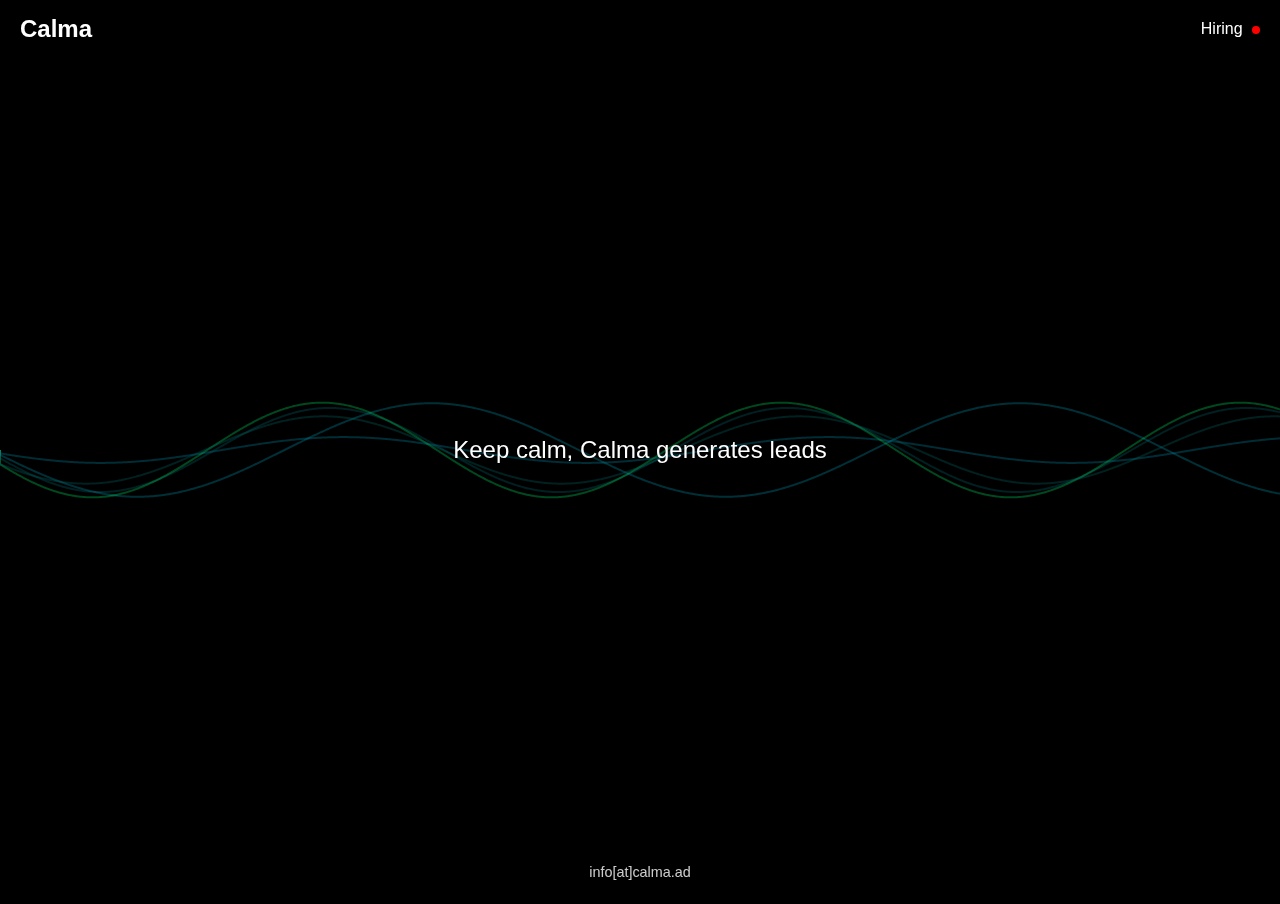
<file: index.html>
<!DOCTYPE html>
<html lang="en">
<head>
  <meta charset="UTF-8" />
  <meta name="viewport" content="width=device-width, initial-scale=1.0"/> 
  <title>Calma</title>
  <link rel="apple-touch-icon-precomposed" sizes="57x57" href="img/favicon/apple-touch-icon-57x57.png" />
  <link rel="apple-touch-icon-precomposed" sizes="114x114" href="img/favicon/apple-touch-icon-114x114.png" />
  <link rel="apple-touch-icon-precomposed" sizes="72x72" href="img/favicon/apple-touch-icon-72x72.png" />
  <link rel="apple-touch-icon-precomposed" sizes="144x144" href="img/favicon/apple-touch-icon-144x144.png" />
  <link rel="apple-touch-icon-precomposed" sizes="60x60" href="img/favicon/apple-touch-icon-60x60.png" />
  <link rel="apple-touch-icon-precomposed" sizes="120x120" href="img/favicon/apple-touch-icon-120x120.png" />
  <link rel="apple-touch-icon-precomposed" sizes="76x76" href="img/favicon/apple-touch-icon-76x76.png" />
  <link rel="apple-touch-icon-precomposed" sizes="152x152" href="img/favicon/apple-touch-icon-152x152.png" />
  <link rel="icon" type="image/png" href="img/favicon/favicon-196x196.png" sizes="196x196" />
  <link rel="icon" type="image/png" href="img/favicon/favicon-96x96.png" sizes="96x96" />
  <link rel="icon" type="image/png" href="img/favicon/favicon-32x32.png" sizes="32x32" />
  <link rel="icon" type="image/png" href="img/favicon/favicon-16x16.png" sizes="16x16" />
  <link rel="icon" type="image/png" href="img/favicon/favicon-128.png" sizes="128x128" />
  <!-- Primary Meta Tags -->
    <meta name="title" content="Calma Agency" />
    <meta name="description" content="Keep calm, Calma generates leads" />

    <!-- Open Graph / Facebook -->
    <meta property="og:type" content="website" />
    <meta property="og:url" content="https://calma.ad/" />
    <meta property="og:title" content="Calma Agency" />
    <meta property="og:description" content="Keep calm, Calma generates leads" />
    <meta property="og:image" content="img/metaimg.png" />

    <!-- Twitter -->
    <meta property="twitter:card" content="summary_large_image" />
    <meta property="twitter:url" content="https://calma.ad/" />
    <meta property="twitter:title" content="Calma Agency" />
    <meta property="twitter:description" content="Keep calm, Calma generates leads" />
    <meta property="twitter:image" content="img/metaimg.png" />
  <style>
    html, body {
      margin: 0; 
      padding: 0;
      width: 100%; 
      height: 100%;
      overflow: hidden;
      font-family: sans-serif;
      color: #fff;
      background: #000;
      position: relative;
    }

    /* Position elements above the canvas */
    header, main, footer {
      position: absolute;
      z-index: 9999;
    }

    /* Header: top bar with logo on the left and Hiring link on the right */
    header {
      top: 0; left: 0; right: 0;
      display: flex;
      align-items: center;
      justify-content: space-between;
      padding: 15px 20px;
    }
    .logo {
      font-size: 1.5rem; 
      font-weight: bold;
      white-space: nowrap;
    }
    .hiring {
      color: #fff;
      text-decoration: none;
      position: relative;
      font-size: 1rem;
      font-weight: normal;
    }
    .hiring .notification-dot {
      display: inline-block;
      width: 8px;
      height: 8px;
      border-radius: 50%;
      background: red;
      margin-left: 5px;
      vertical-align: middle;
    }

    /* Main (centered) */
    main {
      top: 50%; left: 50%;
      transform: translate(-50%, -50%);
      text-align: center;
      padding: 0 20px;
      max-width: 90vw;
    }
    .center-text {
      font-size: 1.5rem; 
      line-height: 1.4;
      word-wrap: break-word;
    }

    /* Footer at bottom (full width) */
    footer {
      bottom: 10px; 
      left: 0; 
      width: 100%; 
      text-align: center;
      font-size: 0.9rem; 
      opacity: 0.8;
      background: rgba(0,0,0,0.3);
      padding: 10px 0;
    }

    @media (max-width: 600px) {
      header .logo { font-size: 1.2rem; }
      .center-text { font-size: 1.2rem; }
    }
  </style>
</head>
<body>
  <header>
    <div class="logo">Calma</div>
    <a 
      class="hiring" 
      href="https://calma-ad.notion.site/Open-Vacancies-Calma-Agency-169f120c65df806bba68fc5163bcfa52?pvs=4" 
      target="_blank"
      >
      Hiring
      <span class="notification-dot"></span>
    </a>
  </header>

  <main>
    <div class="center-text">Keep calm, Calma generates leads</div>
  </main>

  <footer>
    <span class="contact-email">info[at]calma.ad</span>
  </footer>

  <!-- Canvas for the wave animation -->
  <canvas id="waveCanvas"></canvas>

  <script>
    (function() {
      var canvas = document.getElementById('waveCanvas');
      var ctx = canvas.getContext('2d');

      function resize() {
        canvas.width = window.innerWidth;
        canvas.height = window.innerHeight;
      }
      window.addEventListener('resize', resize);
      resize();

      // Generate multiple random waves for an organic, random look
      var waves = [];
      for (var i = 0; i < 5; i++) {
        waves.push({
          amplitude: 10 + Math.random() * 40,       // random amplitude (10-50)
          wavelength: 200 + Math.random() * 400,    // random wavelength (200-600)
          speed: 0.01,                              // gentle speed for calmer animation
          color: randomWaveColor(),
          phase: Math.random() * 100
        });
      }

      function randomWaveColor() {
        // Generate a random blueish color with some transparency
        var g = 50 + Math.floor(Math.random() * 205);
        var b = 100 + Math.floor(Math.random() * 155);
        return 'rgba(0,' + g + ',' + b + ',0.3)';
      }

      function drawWave(wave) {
        ctx.beginPath();
        ctx.moveTo(0, canvas.height / 2);
        // Slight random variation
        var variationFactor = 5;
        for (var x = 0; x <= canvas.width; x++) {
          var variation = Math.sin(Date.now() * 0.0001 + wave.phase) * variationFactor;
          var y = canvas.height / 2 + 
            Math.sin((x + wave.phase) * (2 * Math.PI / (wave.wavelength + variation))) 
            * (wave.amplitude + variation);
          ctx.lineTo(x, y);
        }
        ctx.strokeStyle = wave.color;
        ctx.lineWidth = 2;
        ctx.stroke();
      }

      function animate() {
        ctx.clearRect(0, 0, canvas.width, canvas.height);
        for (var i = 0; i < waves.length; i++) {
          drawWave(waves[i]);
          // Advance the phase at the configured speed
          waves[i].phase += waves[i].speed;
        }
        requestAnimationFrame(animate);
      }

      animate();
    })();
  </script>
</body>
</html>
</file>
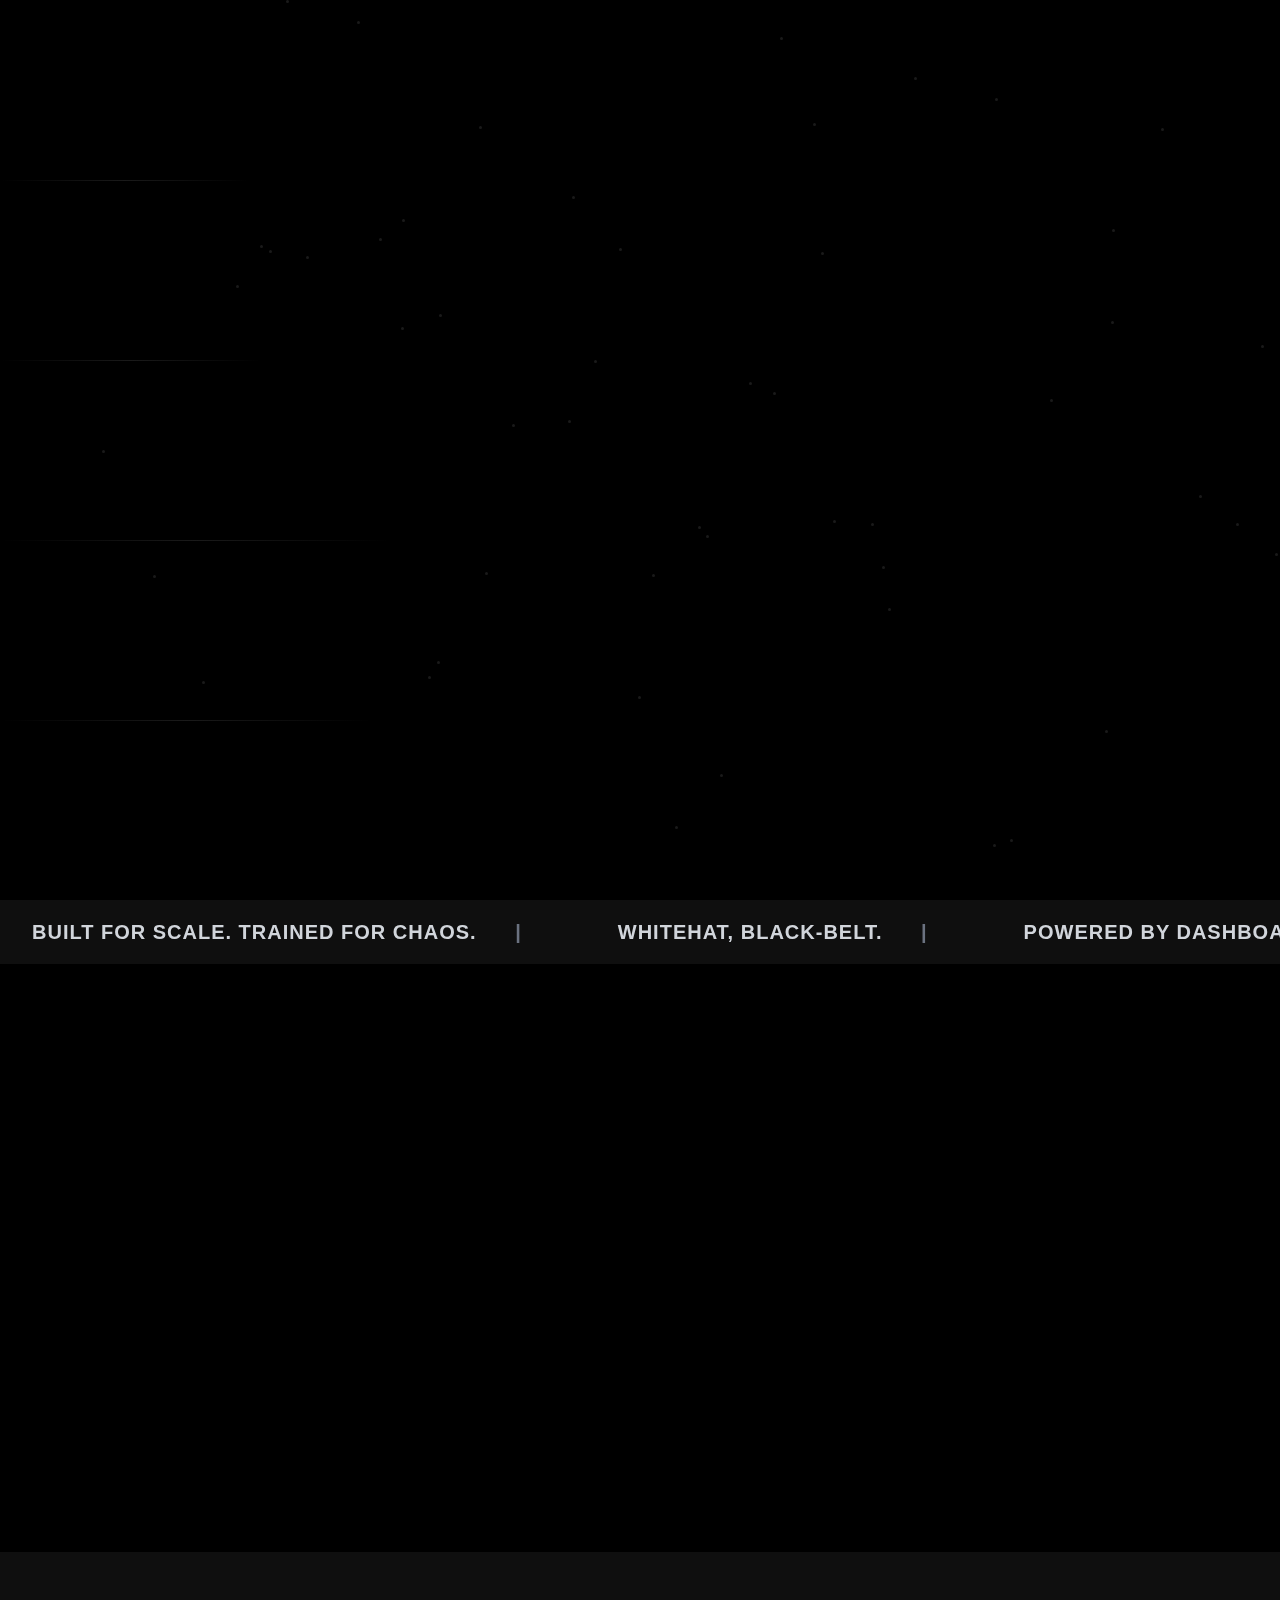
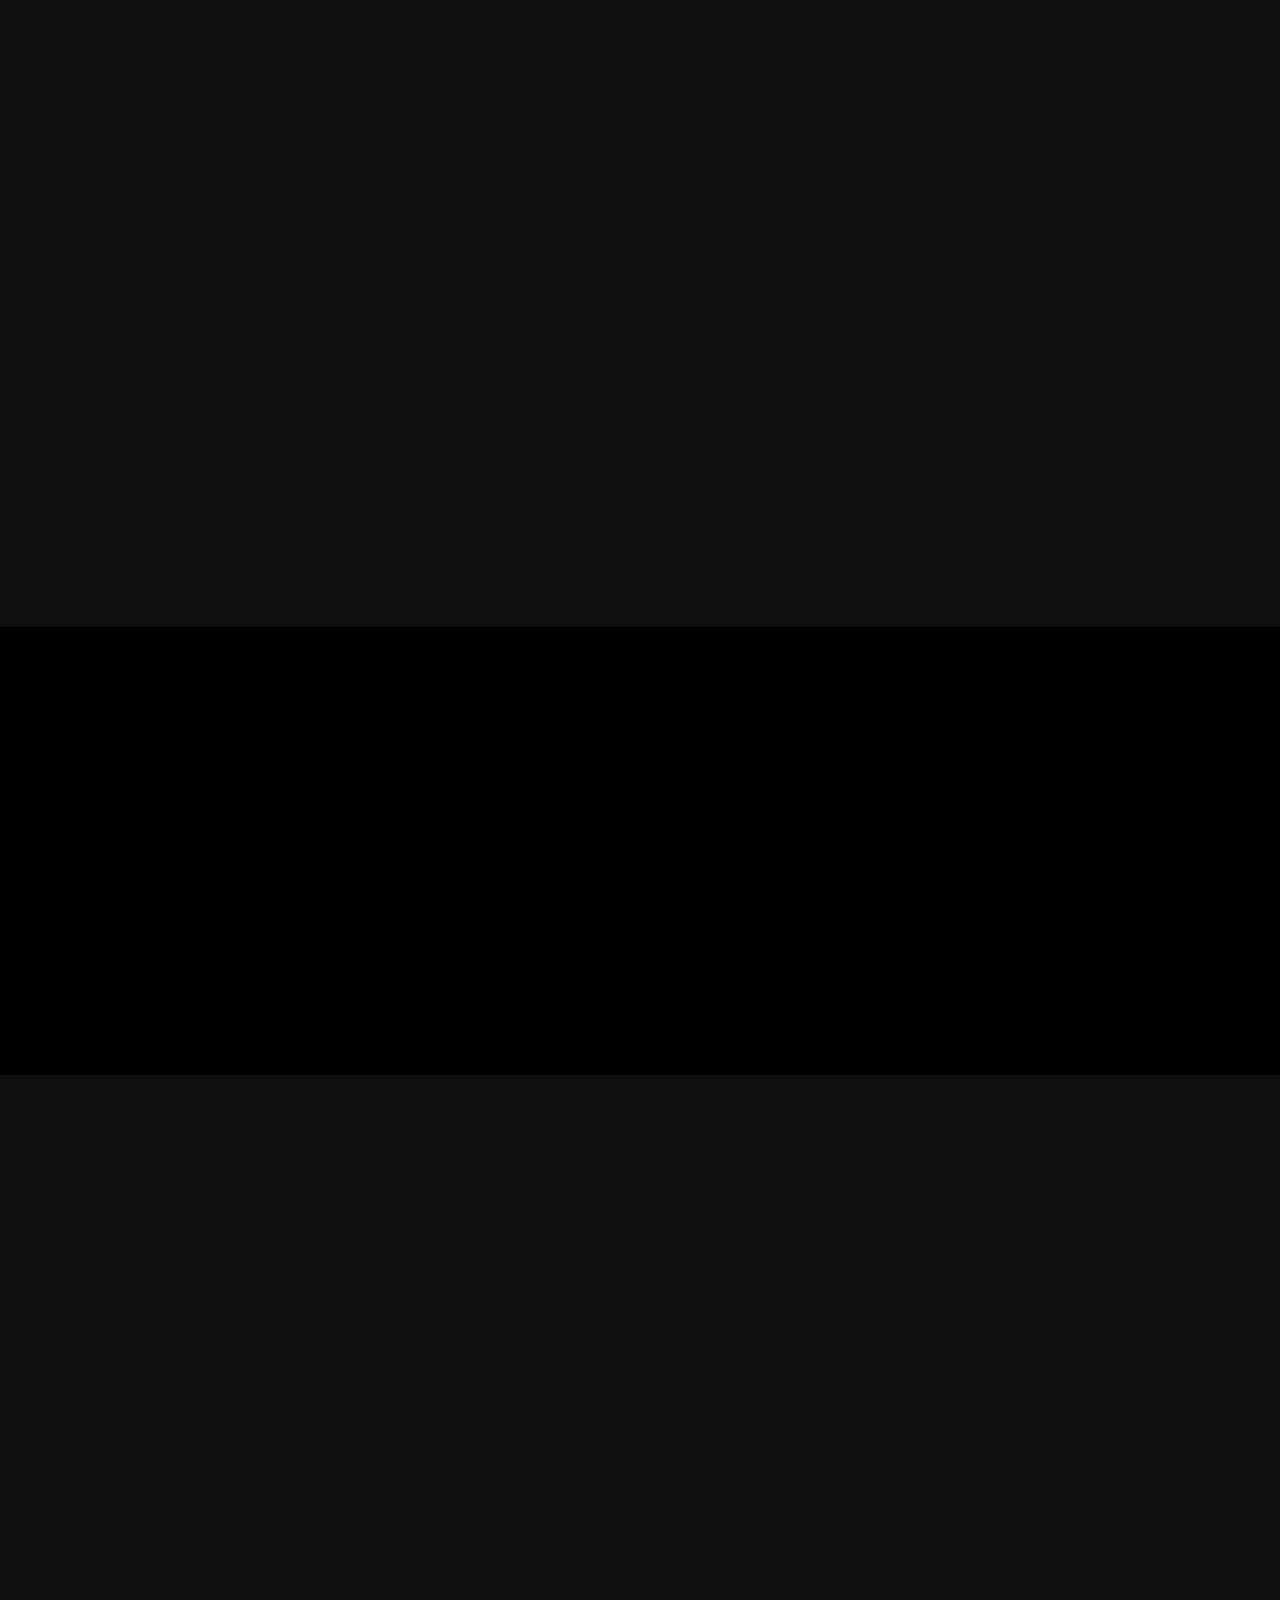
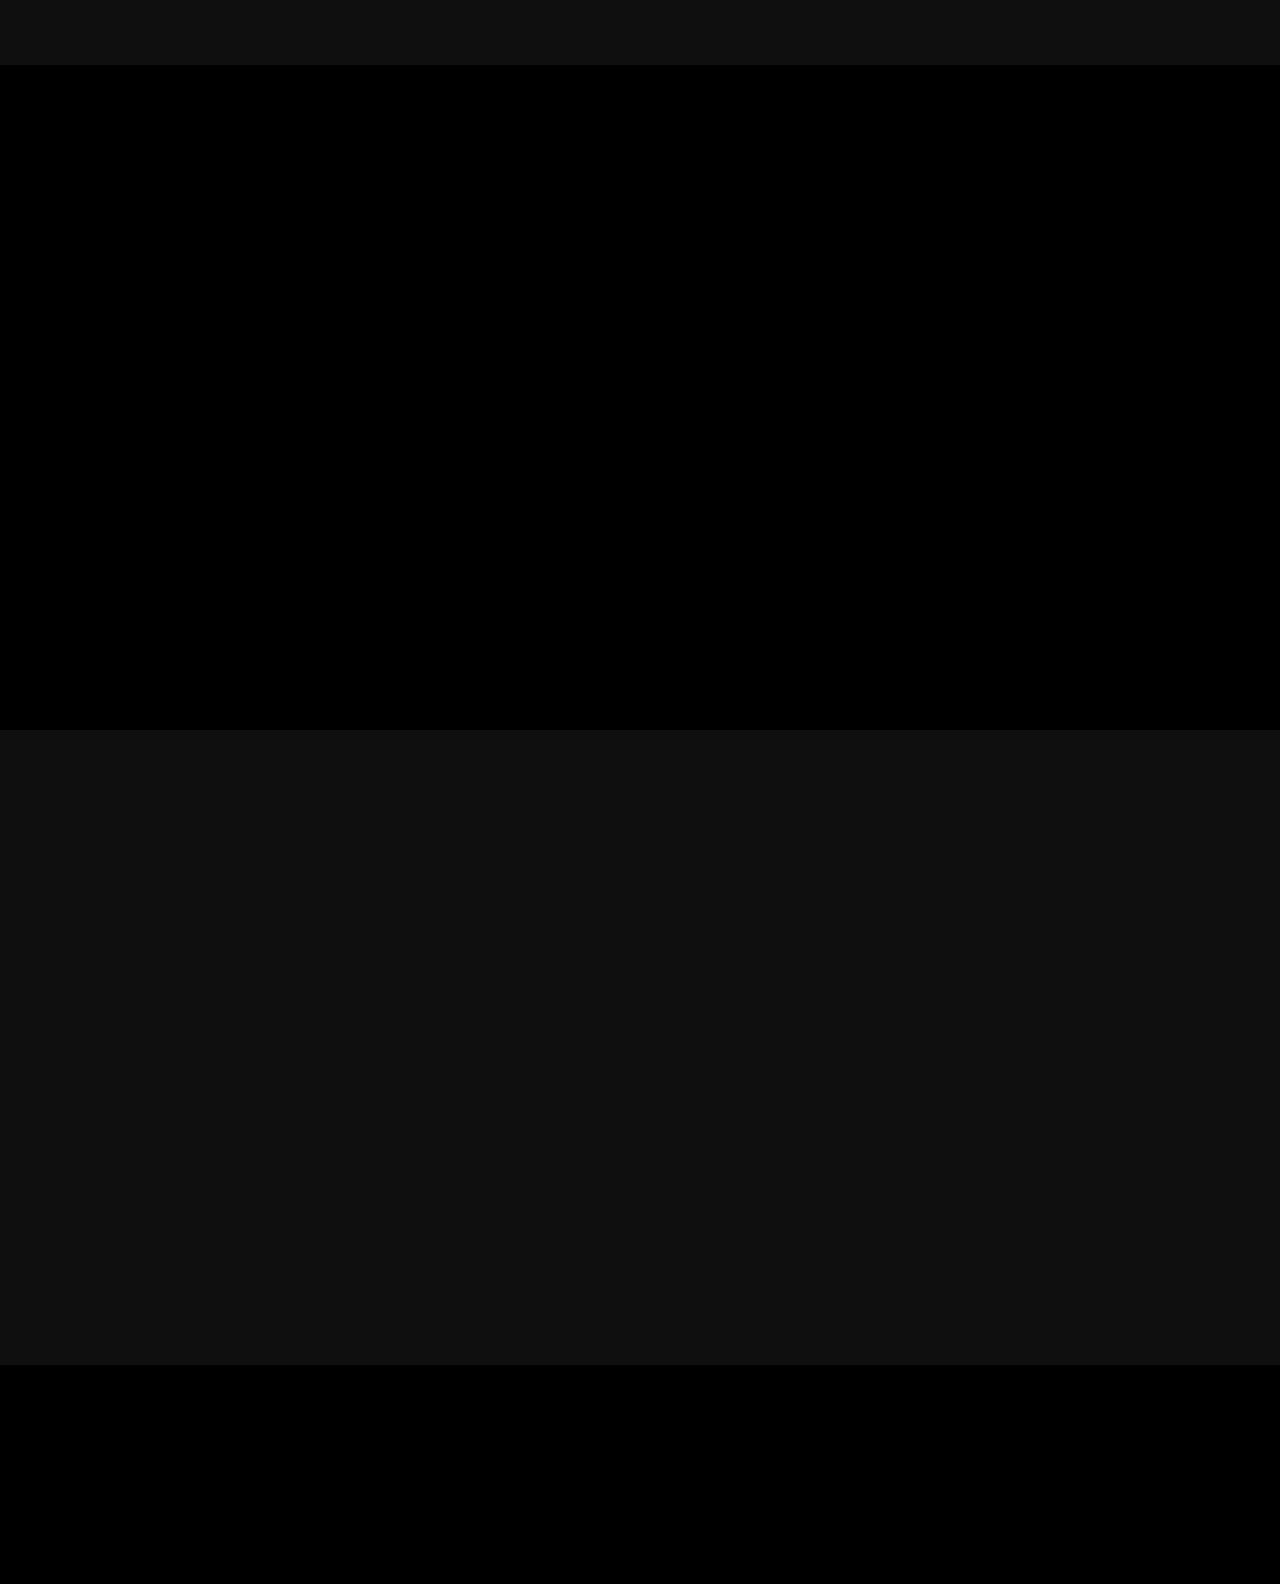
<file: adders/index.html>
<!DOCTYPE html>
<html lang="en" class="scroll-smooth">
<head>
    <meta charset="UTF-8">
    <meta name="viewport" content="width=device-width, initial-scale=1.0, maximum-scale=1.0, user-scalable=no">
    <title>Adders - S-Tier Affiliate Team</title>
    <meta name="description" content="Built in Ukraine. Focused on scale. 30+ operators. 8+ years of whitehat dominance.">
    <meta name="keywords" content="affiliate marketing, performance marketing, traffic arbitrage, leadgen, Ukraine">
    <meta name="authors" content="Adders Team">
    
    <!-- Open Graph -->
    <meta property="og:title" content="Adders - S-Tier Affiliate Team">
    <meta property="og:description" content="Built in Ukraine. Focused on scale. 30+ operators. 8+ years of whitehat dominance.">
    <meta property="og:type" content="website">
    <meta property="og:locale" content="en_US">
    <meta property="og:image" content="./images/logo-white.png">
    
    <!-- Twitter Card -->
    <meta name="twitter:card" content="summary_large_image">
    <meta name="twitter:title" content="Adders - S-Tier Affiliate Team">
    <meta name="twitter:description" content="Built in Ukraine. Focused on scale. 30+ operators. 8+ years of whitehat dominance.">
    <meta name="twitter:image" content="./images/logo-white.png">
    
    <meta name="robots" content="index, follow">
    <meta name="generator" content="Static Site">
    
    <link rel="stylesheet" href="./css/styles.css">
    
    <!-- Critical CSS inlined for faster rendering -->
    <style>
        /* Critical CSS for initial render */
        body { 
            background: #000; 
            color: #fff; 
            font-family: Impact, "Franklin Gothic Bold", "Arial Black", sans-serif;
            margin: 0;
            overflow-x: hidden;
        }
        .hero-loading {
            min-height: 100vh;
            display: flex;
            align-items: center;
            justify-content: center;
            background: #000;
        }
        .logo-skeleton {
            width: 120px;
            height: 120px;
            background: linear-gradient(90deg, #333 25%, #555 50%, #333 75%);
            background-size: 200% 100%;
            animation: shimmer 2s infinite;
            border-radius: 4px;
        }
        @keyframes shimmer {
            0% { background-position: -200% 0; }
            100% { background-position: 200% 0; }
        }
    </style>
</head>
<body class="antialiased">
    <!-- Background Animation -->
    <div class="bg-animation" id="bgAnimation"></div>

    <!-- Hero Section -->
    <section class="hero-section" id="heroSection">
        <div class="max-w-7xl mx-auto w-full relative z-10">
            <div class="space-y-4 text-center">
                <div class="flex flex-col items-center space-y-6">
                    <div class="w-24 md:w-32 lg:w-40 xl:w-48 logo-entrance logo-hover">
                        <img src="./images/mark-white.png" alt="Adders Logo" class="w-full h-auto" loading="eager" />
                    </div>
                    <h1 class="text-4xl md:text-6xl lg:text-8xl xl:text-9xl font-black uppercase tracking-wider leading-none font-druk text-entrance">
                        ADDERS
                    </h1>
                </div>
                <h2 class="text-2xl md:text-4xl lg:text-6xl font-black uppercase tracking-wide text-gray-300 font-monument subtitle-entrance">
                    <span class="text-red">S</span>-TIER AFFILIATE TEAM
                </h2>
            </div>

            <div class="space-y-6 max-w-2xl mx-auto text-center mt-12">
                <p class="text-lg md:text-xl text-gray-400 font-light description-entrance">
                    Built in Ukraine. Focused on scale.
                </p>

                <div class="flex flex-col sm:flex-row gap-4 justify-center buttons-entrance">
                    <button 
                        id="workWithUsBtn"
                        class="btn-outline bg-transparent border-2 border-white text-white hover:bg-white hover:text-black transition-all duration-200 text-lg px-8 py-6 uppercase tracking-wide font-bold">
                        Work with us 
                        <svg class="ml-2 h-5 w-5" fill="none" stroke="currentColor" viewBox="0 0 24 24">
                            <path stroke-linecap="round" stroke-linejoin="round" stroke-width="2" d="M13 7l5 5m0 0l-5 5m5-5H6"></path>
                        </svg>
                    </button>
                    <button 
                        id="joinCrewBtn"
                        class="btn-outline bg-transparent border-2 border-gray-500 text-gray-300 hover:bg-gray-500 hover:text-black transition-all duration-200 text-lg px-8 py-6 uppercase tracking-wide font-bold">
                        Join the crew 
                        <svg class="ml-2 h-5 w-5" fill="none" stroke="currentColor" viewBox="0 0 24 24">
                            <path stroke-linecap="round" stroke-linejoin="round" stroke-width="2" d="M13 7l5 5m0 0l-5 5m5-5H6"></path>
                        </svg>
                    </button>
                </div>
            </div>
        </div>
    </section>

    <!-- Ultra-Optimized Motion Phrase Ticker -->
    <div class="border-t border-b border-gray-800 py-4 bg-gray-900">
        <div class="ticker-container" id="tickerContainer">
            <div class="ticker-content" id="tickerContent">
                <span class="ticker-phrase">Built for scale. Trained for chaos.</span>
                <span class="ticker-phrase">Whitehat, black-belt.</span>
                <span class="ticker-phrase">Powered by dashboards. Driven by instinct.</span>
                <span class="ticker-phrase">Less meetings. More winning.</span>
                <span class="ticker-phrase">Ukraine-built. World-ready.</span>
                <span class="ticker-phrase">No titles, only roles.</span>
                <span class="ticker-phrase">Clean traffic. Dirty minds.</span>
                <span class="ticker-phrase">Still hungry after 8+ years.</span>
            </div>
        </div>
    </div>

    <!-- Who We Are Section -->
    <section class="py-20 md:py-32 px-4 md:px-8 lg:px-16 relative section-container">
        <div class="section-content max-w-4xl mx-auto relative z-10" data-scroll-animate>
            <h2 class="text-3xl md:text-5xl font-black uppercase tracking-wide font-druk mb-12 animate-on-scroll fade-in-up">
                WHO WE ARE
            </h2>
            <div class="space-y-6 text-lg md:text-xl leading-relaxed text-gray-300">
                <p class="animate-on-scroll fade-in-left stagger-1">
                    Adders isn't a company. It's a system.
                </p>
                <p class="animate-on-scroll fade-in-left stagger-2">
                    30+ operators. 8+ years of whitehat dominance.
                </p>
                <p class="animate-on-scroll fade-in-left stagger-3">
                    We've tested thousands of hypotheses. Invested millions in traffic.
                </p>
                <p class="animate-on-scroll fade-in-left stagger-4">
                    And we're still addicted to the next breakthrough that scales to the moon.
                </p>
                <p class="animate-on-scroll fade-in-left stagger-5">
                    Partners stay with us for years. People stay because it works.
                </p>
            </div>
        </div>
    </section>

    <!-- Enhanced Traffic Channels -->
    <section class="py-20 md:py-32 px-4 md:px-8 lg:px-16 bg-gray-900 section-container">
        <div class="section-content max-w-7xl mx-auto text-center" data-scroll-animate>
            <h2 class="text-3xl md:text-5xl font-black uppercase tracking-wide mb-8 font-druk animate-on-scroll fade-in-up">
                TRAFFIC CHANNELS
            </h2>
            <p class="text-xl md:text-2xl text-gray-300 mb-16 animate-on-scroll fade-in stagger-1">
                We go where clean traffic flows.
                <br />
                <span class="font-bold text-white">Whitehat only. No gimmicks. No gray zones.</span>
            </p>

            <div class="grid grid-cols-1 sm:grid-cols-2 md:grid-cols-3 lg:grid-cols-5 gap-6">
                <div class="traffic-channel-card animate-on-scroll scale-in stagger-1" data-channel="Facebook">
                    <div class="traffic-card-content">
                        <div class="traffic-channel-icon text-4xl mb-4">📘</div>
                        <div class="text-xl md:text-2xl font-black uppercase font-monument text-center">Facebook</div>
                    </div>
                    <div class="traffic-card-overlay">
                        <p class="text-sm md:text-base text-gray-300 text-center">
                            Social media traffic at scale. Optimized for engagement and conversion.
                        </p>
                    </div>
                </div>

                <div class="traffic-channel-card animate-on-scroll scale-in stagger-2" data-channel="Taboola">
                    <div class="traffic-card-content">
                        <div class="traffic-channel-icon text-4xl mb-4">📰</div>
                        <div class="text-xl md:text-2xl font-black uppercase font-monument text-center">Taboola</div>
                    </div>
                    <div class="traffic-card-overlay">
                        <p class="text-sm md:text-base text-gray-300 text-center">
                            Native discovery platform. Content recommendation across premium publishers.
                        </p>
                    </div>
                </div>

                <div class="traffic-channel-card animate-on-scroll scale-in stagger-3" data-channel="Outbrain">
                    <div class="traffic-card-content">
                        <div class="traffic-channel-icon text-4xl mb-4">🌐</div>
                        <div class="text-xl md:text-2xl font-black uppercase font-monument text-center">Outbrain</div>
                    </div>
                    <div class="traffic-card-overlay">
                        <p class="text-sm md:text-base text-gray-300 text-center">
                            Native advertising network. High-quality traffic from trusted publishers.
                        </p>
                    </div>
                </div>

                <div class="traffic-channel-card animate-on-scroll scale-in stagger-4" data-channel="MGID">
                    <div class="traffic-card-content">
                        <div class="traffic-channel-icon text-4xl mb-4">📊</div>
                        <div class="text-xl md:text-2xl font-black uppercase font-monument text-center">MGID</div>
                    </div>
                    <div class="traffic-card-overlay">
                        <p class="text-sm md:text-base text-gray-300 text-center">
                            Performance-driven native advertising. Global reach with precise targeting.
                        </p>
                    </div>
                </div>

                <div class="traffic-channel-card animate-on-scroll scale-in stagger-5" data-channel="NewsBreak">
                    <div class="traffic-card-content">
                        <div class="traffic-channel-icon text-4xl mb-4">📱</div>
                        <div class="text-xl md:text-2xl font-black uppercase font-monument text-center">NewsBreak</div>
                    </div>
                    <div class="traffic-card-overlay">
                        <p class="text-sm md:text-base text-gray-300 text-center">
                            Local news platform. Engaged audiences with high intent and community focus.
                        </p>
                    </div>
                </div>
            </div>
        </div>
    </section>

    <!-- Verticals -->
    <section class="py-20 md:py-32 px-4 md:px-8 lg:px-16 section-container">
        <div class="section-content max-w-7xl mx-auto" data-scroll-animate>
            <h2 class="text-3xl md:text-5xl font-black uppercase tracking-wide mb-16 text-center font-druk animate-on-scroll fade-in-up">
                VERTICALS
            </h2>

            <div class="grid md:grid-cols-2 gap-8">
                <div class="group p-8 border-2 border-gray-800 hover:border-white transition-all duration-200 cursor-pointer animate-on-scroll fade-in-left stagger-1">
                    <h3 class="text-2xl md:text-3xl font-black uppercase mb-4 group-hover:text-gray-300 transition-colors font-druk">
                        Search Arbitrage (RSOC)
                    </h3>
                    <p class="text-lg text-gray-400 group-hover:text-gray-300 transition-colors">
                        Revenue-share on click. Clean, scalable, profitable.
                    </p>
                </div>

                <div class="group p-8 border-2 border-gray-800 hover:border-white transition-all duration-200 cursor-pointer animate-on-scroll fade-in-right stagger-2">
                    <h3 class="text-2xl md:text-3xl font-black uppercase mb-4 group-hover:text-gray-300 transition-colors font-druk">
                        Leadgen
                    </h3>
                    <p class="text-lg text-gray-400 group-hover:text-gray-300 transition-colors">
                        High-intent leads. Quality over quantity. Always.
                    </p>
                </div>
            </div>
        </div>
    </section>

    <!-- Operating System -->
    <section class="py-20 md:py-32 px-4 md:px-8 lg:px-16 bg-gray-900 section-container">
        <div class="section-content max-w-7xl mx-auto" data-scroll-animate>
            <h2 class="text-3xl md:text-5xl font-black uppercase tracking-wide mb-16 text-center font-druk animate-on-scroll fade-in-up">
                OPERATING SYSTEM
            </h2>

            <div class="grid md:grid-cols-3 gap-12">
                <div class="space-y-6 animate-on-scroll scale-in stagger-1">
                    <div class="text-4xl">🧪</div>
                    <h3 class="text-2xl font-black uppercase font-druk">WE TEST FAST</h3>
                    <ul class="space-y-2 text-gray-300">
                        <li class="animate-on-scroll fade-in-left stagger-3">• Hypothesis → Launch → Learn</li>
                        <li class="animate-on-scroll fade-in-left stagger-4">• 500+ new tests/week</li>
                        <li class="animate-on-scroll fade-in-left stagger-5">• Failure = input</li>
                        <li class="animate-on-scroll fade-in-left stagger-6">• Speed > certainty</li>
                    </ul>
                </div>

                <div class="space-y-6 animate-on-scroll scale-in stagger-2">
                    <div class="text-4xl">📈</div>
                    <h3 class="text-2xl font-black uppercase font-druk">WE SCALE SMART</h3>
                    <ul class="space-y-2 text-gray-300">
                        <li class="animate-on-scroll fade-in-left stagger-3">• Dashboards, automated alerts</li>
                        <li class="animate-on-scroll fade-in-left stagger-4">• AI decision support</li>
                        <li class="animate-on-scroll fade-in-left stagger-5">• Clean ROIs over vanity metrics</li>
                    </ul>
                </div>

                <div class="space-y-6 animate-on-scroll scale-in stagger-3">
                    <div class="text-4xl">🤝</div>
                    <h3 class="text-2xl font-black uppercase font-druk">WE WORK CLEAN</h3>
                    <ul class="space-y-2 text-gray-300">
                        <li class="animate-on-scroll fade-in-left stagger-3">• Whitehat only</li>
                        <li class="animate-on-scroll fade-in-left stagger-4">• Weekly syncs</li>
                        <li class="animate-on-scroll fade-in-left stagger-5">• No drama. No Slack noise.</li>
                    </ul>
                </div>
            </div>
        </div>
    </section>

    <!-- Why Adders -->
    <section class="py-20 md:py-32 px-4 md:px-8 lg:px-16 section-container">
        <div class="section-content max-w-4xl mx-auto text-center" data-scroll-animate>
            <h2 class="text-3xl md:text-5xl font-black uppercase tracking-wide mb-16 font-druk animate-on-scroll fade-in-up">
                WHY ADDERS
            </h2>

            <div class="space-y-4 text-2xl md:text-3xl font-bold uppercase tracking-wide font-druk">
                <div class="hover:text-gray-300 transition-colors duration-200 cursor-pointer animate-on-scroll fade-in stagger-1">
                    Whitehat, black-belt.
                </div>
                <div class="hover:text-gray-300 transition-colors duration-200 cursor-pointer animate-on-scroll fade-in stagger-2">
                    No titles, only roles.
                </div>
                <div class="hover:text-gray-300 transition-colors duration-200 cursor-pointer animate-on-scroll fade-in stagger-3">
                    No deadlines, only pressure.
                </div>
                <div class="hover:text-gray-300 transition-colors duration-200 cursor-pointer animate-on-scroll fade-in stagger-4">
                    Clean traffic. Dirty minds.
                </div>
                <div class="hover:text-gray-300 transition-colors duration-200 cursor-pointer animate-on-scroll fade-in stagger-5">
                    8+ years. Still hungry.
                </div>
                <div class="hover:text-gray-300 transition-colors duration-200 cursor-pointer animate-on-scroll fade-in stagger-6">
                    Ukraine-built. World-ready.
                </div>
            </div>
        </div>
    </section>

    <!-- Join the Crew -->
    <section class="py-20 md:py-32 px-4 md:px-8 lg:px-16 bg-gray-900 section-container">
        <div class="section-content max-w-4xl mx-auto text-center" data-scroll-animate>
            <h2 class="text-3xl md:text-5xl font-black uppercase tracking-wide mb-8 font-druk animate-on-scroll fade-in-up">
                JOIN THE CREW
            </h2>

            <div class="space-y-8 mb-12">
                <p class="text-xl md:text-2xl text-gray-300 animate-on-scroll fade-in stagger-1">
                    We don't hire. We recruit the ready.
                </p>
                <p class="text-lg md:text-xl text-gray-400 animate-on-scroll fade-in stagger-2">
                    If you're done with micromanagement, silos, and slow feedback loops — come build with us.
                </p>
                <p class="text-lg font-bold text-white animate-on-scroll fade-in stagger-3">
                    Remote. Autonomous. Zero deadweight.
                </p>
            </div>

            <button 
                id="applyNowBtn"
                class="bg-white text-black hover:bg-gray-200 transition-all duration-200 text-xl px-12 py-8 uppercase tracking-wide font-black font-druk animate-on-scroll scale-in stagger-4">
                Apply Now 
                <svg class="ml-2 h-6 w-6 inline" fill="none" stroke="currentColor" viewBox="0 0 24 24">
                    <path stroke-linecap="round" stroke-linejoin="round" stroke-width="2" d="M10 6H6a2 2 0 00-2 2v10a2 2 0 002 2h10a2 2 0 002-2v-4M14 4h6m0 0v6m0-6L10 14"></path>
                </svg>
            </button>
        </div>
    </section>

    <!-- Footer -->
    <footer class="py-12 px-4 md:px-8 lg:px-16 border-t border-gray-800 section-container">
        <div class="section-content max-w-7xl mx-auto" data-scroll-animate>
            <div class="flex flex-col md:flex-row justify-between items-center space-y-6 md:space-y-0">
                <div class="flex items-center space-x-8 animate-on-scroll fade-in-left">
                    <div class="w-16 cursor-pointer hover:opacity-80 transition-opacity">
                        <img src="./images/logo-white.png" alt="Adders Logo" class="w-full h-auto" />
                    </div>
                    <a href="mailto:contact@adders.team" class="text-gray-400 hover:text-white transition-colors">
                        contact@adders.team
                    </a>
                </div>

                <div class="flex space-x-6 animate-on-scroll fade-in-right">
                    <a href="#" class="text-gray-400 hover:text-white transition-colors">
                        Telegram
                    </a>
                    <a href="#" class="text-gray-400 hover:text-white transition-colors">
                        LinkedIn
                    </a>
                </div>
            </div>

            <div class="mt-8 pt-8 border-t border-gray-800 text-center animate-on-scroll fade-in stagger-2">
                <p class="text-gray-500 text-sm uppercase tracking-wide font-monument">
                    Made in Ukraine. Run globally. Driven by data. Still fun as hell.
                </p>
            </div>
        </div>
    </footer>

    <!-- Contact Modal -->
    <div class="modal-overlay" id="contactModal">
        <div class="modal-container">
            <div class="modal-header">
                <h2 class="modal-title" id="modalTitle">Contact Us</h2>
                <button class="modal-close" id="modalClose">
                    <svg class="h-6 w-6" fill="none" stroke="currentColor" viewBox="0 0 24 24">
                        <path stroke-linecap="round" stroke-linejoin="round" stroke-width="2" d="M6 18L18 6M6 6l12 12"></path>
                    </svg>
                </button>
            </div>

            <div class="modal-content">
                <div id="modalSuccess" class="modal-success hidden">
                    <div class="text-green-400 text-6xl mb-4">✓</div>
                    <h3 class="text-xl font-bold text-green-400 mb-4">Success!</h3>
                    <p class="text-gray-300 mb-4" id="successMessage">Thank you for your message! We'll get back to you soon.</p>
                    <p class="text-sm text-gray-500">This window will close automatically...</p>
                </div>

                <form id="contactForm" class="contact-form">
                    <input type="hidden" name="type" id="formType" value="work-with-us">

                    <div class="form-group">
                        <label for="name" class="form-label">Name *</label>
                        <input type="text" id="name" name="name" required class="form-input" placeholder="Your full name">
                        <div class="form-error" id="nameError"></div>
                    </div>

                    <div class="form-group">
                        <label for="email" class="form-label">Email *</label>
                        <input type="email" id="email" name="email" required class="form-input" placeholder="your@email.com">
                        <div class="form-error" id="emailError"></div>
                    </div>

                    <div class="form-group">
                        <label for="company" class="form-label">Company</label>
                        <input type="text" id="company" name="company" class="form-input" placeholder="Your company name (optional)">
                    </div>

                    <div class="form-group">
                        <label for="message" class="form-label">Message *</label>
                        <textarea id="message" name="message" required rows="6" class="form-textarea" placeholder="Your message..."></textarea>
                        <div class="form-error" id="messageError"></div>
                    </div>

                    <div class="form-error" id="generalError"></div>

                    <div class="form-actions">
                        <button type="submit" class="btn-submit" id="submitBtn">
                            <span id="submitText">Send Message</span>
                            <svg class="ml-2 h-5 w-5" fill="none" stroke="currentColor" viewBox="0 0 24 24">
                                <path stroke-linecap="round" stroke-linejoin="round" stroke-width="2" d="M12 19l9 2-9-18-9 18 9-2zm0 0v-8"></path>
                            </svg>
                        </button>
                        <button type="button" class="btn-cancel" id="cancelBtn">
                            Cancel
                        </button>
                    </div>
                </form>
            </div>
        </div>
    </div>

    <!-- Loading skeleton for initial render -->
    <div id="loadingSkeleton" class="hero-loading">
        <div class="logo-skeleton"></div>
    </div>

    <script src="./js/app.js"></script>
</body>
</html>
</file>
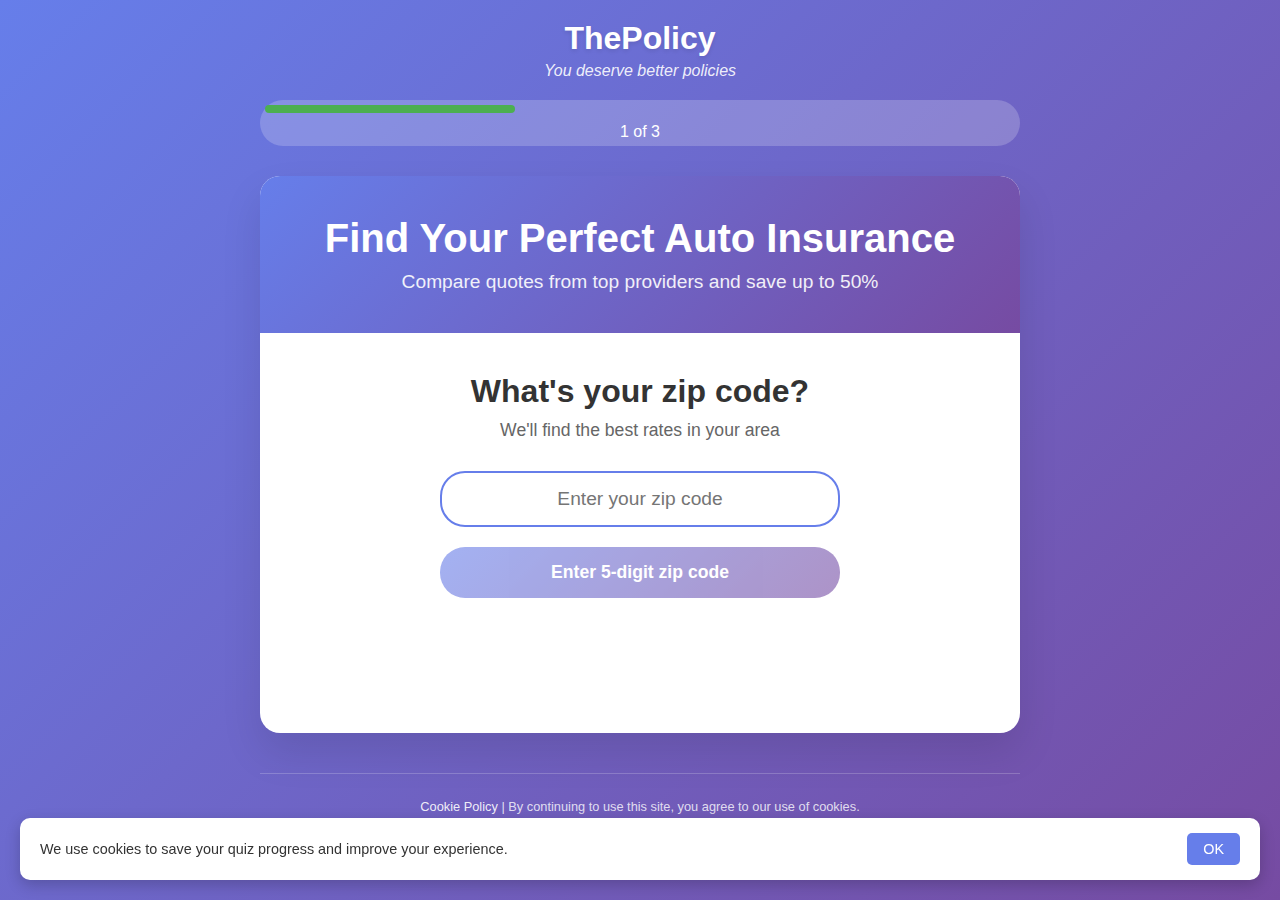
<file: thepolicy/index.html>
<!DOCTYPE html>
<html lang="en">
<head>
    <meta charset="UTF-8">
    <meta name="viewport" content="width=device-width, initial-scale=1.0">
    <title>Compare Auto Insurance Quotes - ThePolicy</title>
    <style>
        * {
            margin: 0;
            padding: 0;
            box-sizing: border-box;
        }

        body {
            font-family: -apple-system, BlinkMacSystemFont, 'Segoe UI', sans-serif;
            background: linear-gradient(135deg, #667eea 0%, #764ba2 100%);
            min-height: 100vh;
            color: #333;
        }

        .container {
            max-width: 800px;
            margin: 0 auto;
            padding: 20px;
        }

        /* Логотип */
        .logo {
            text-align: center;
            margin-bottom: 20px;
        }

        .logo h1 {
            color: white;
            font-size: 2rem;
            font-weight: 700;
            text-shadow: 0 2px 4px rgba(0,0,0,0.1);
        }

        .logo .motto {
            color: rgba(255,255,255,0.9);
            font-size: 1rem;
            font-weight: 400;
            margin-top: 5px;
            font-style: italic;
        }

        /* Cookie Notification */
        .cookie-notification {
            position: fixed;
            bottom: 20px;
            left: 20px;
            right: 20px;
            background: white;
            padding: 15px 20px;
            border-radius: 10px;
            box-shadow: 0 5px 15px rgba(0,0,0,0.2);
            font-size: 0.9rem;
            z-index: 9999;
            display: none;
            animation: slideUp 0.3s ease;
        }

        .cookie-notification.show {
            display: flex;
            align-items: center;
            justify-content: space-between;
            gap: 15px;
        }

        .cookie-notification p {
            margin: 0;
            flex: 1;
        }

        .cookie-notification button {
            background: #667eea;
            color: white;
            border: none;
            padding: 8px 16px;
            border-radius: 5px;
            cursor: pointer;
            font-size: 0.9rem;
            white-space: nowrap;
        }

        @keyframes slideUp {
            from { transform: translateY(100%); opacity: 0; }
            to { transform: translateY(0); opacity: 1; }
        }

        .progress-container {
            background: rgba(255, 255, 255, 0.2);
            border-radius: 25px;
            padding: 5px;
            margin-bottom: 30px;
        }

        .progress-bar {
            height: 8px;
            background: #4CAF50;
            border-radius: 25px;
            width: 33.33%;
            transition: width 0.3s ease;
        }

        .progress-text {
            text-align: center;
            color: white;
            margin-top: 10px;
            font-weight: 500;
        }

        .quiz-container {
            background: white;
            border-radius: 20px;
            box-shadow: 0 20px 40px rgba(0, 0, 0, 0.1);
            overflow: hidden;
        }

        .quiz-header {
            background: linear-gradient(135deg, #667eea 0%, #764ba2 100%);
            color: white;
            padding: 40px 30px;
            text-align: center;
        }

        .quiz-header h1 {
            font-size: 2.5rem;
            margin-bottom: 10px;
            font-weight: 700;
        }

        .quiz-header p {
            font-size: 1.2rem;
            opacity: 0.9;
        }

        .step {
            display: none;
            padding: 40px 30px;
            min-height: 400px;
        }

        .step.active {
            display: block;
        }

        .step-content h2 {
            font-size: 2rem;
            margin-bottom: 10px;
            text-align: center;
        }

        .step-content p {
            font-size: 1.1rem;
            color: #666;
            text-align: center;
            margin-bottom: 30px;
        }

        .input-group {
            text-align: center;
            max-width: 400px;
            margin: 0 auto;
        }

        .input-group input {
            width: 100%;
            padding: 15px 20px;
            font-size: 1.2rem;
            border: 2px solid #e0e0e0;
            border-radius: 25px;
            margin-bottom: 20px;
            text-align: center;
            transition: border-color 0.3s ease;
        }

        .input-group input:focus {
            outline: none;
            border-color: #667eea;
        }

        .btn-primary {
            background: linear-gradient(135deg, #667eea 0%, #764ba2 100%);
            color: white;
            padding: 15px 40px;
            border: none;
            border-radius: 25px;
            font-size: 1.1rem;
            font-weight: 600;
            cursor: pointer;
            width: 100%;
            transition: transform 0.2s ease;
        }

        .btn-primary:hover {
            transform: translateY(-2px);
        }

        .btn-primary:disabled {
            opacity: 0.6;
            cursor: not-allowed;
            transform: none;
        }

        .options-group {
            display: grid;
            gap: 20px;
            max-width: 600px;
            margin: 0 auto;
        }

        .option-card {
            background: #f8f9fa;
            border: 2px solid #e9ecef;
            border-radius: 15px;
            padding: 25px;
            text-align: center;
            cursor: pointer;
            transition: all 0.2s ease;
            position: relative;
        }

        .option-card:hover {
            transform: translateY(-3px);
            border-color: #667eea;
        }

        .option-card.selected {
            background: linear-gradient(135deg, #667eea 0%, #764ba2 100%);
            color: white;
        }

        .option-icon {
            font-size: 3rem;
            margin-bottom: 15px;
        }

        .option-card h3 {
            font-size: 1.5rem;
            margin-bottom: 10px;
        }

        .option-card p {
            color: #666;
            margin: 0;
        }

        .option-card.selected p {
            color: rgba(255, 255, 255, 0.9);
        }

        .bundle-highlight {
            background: linear-gradient(135deg, #4CAF50 0%, #45a049 100%);
            color: white;
            border-color: #4CAF50;
        }

        .bundle-highlight p {
            color: rgba(255, 255, 255, 0.9);
        }

        .discount-badge {
            position: absolute;
            top: -10px;
            right: -10px;
            background: #ff4757;
            color: white;
            padding: 5px 15px;
            border-radius: 15px;
            font-size: 0.9rem;
            font-weight: 600;
        }

        /* РЕЗУЛЬТАТИ */
        .results-content {
            padding: 40px 30px;
        }

        .results-content h2 {
            font-size: 2rem;
            margin-bottom: 10px;
            text-align: center;
            color: #333;
        }

        .results-subtext {
            font-size: 1.1rem;
            color: #666;
            text-align: center;
            margin-bottom: 20px;
        }

        /* Summary Box */
        .results-summary {
            background: linear-gradient(135deg, #f8f9fa 0%, #e9ecef 100%);
            border: 2px solid #dee2e6;
            border-radius: 15px;
            padding: 20px;
            text-align: center;
            margin: 20px 0;
        }

        .results-summary h3 {
            color: #333;
            margin-bottom: 10px;
            font-size: 1.2rem;
        }

        .summary-details {
            display: flex;
            justify-content: center;
            gap: 20px;
            flex-wrap: wrap;
        }

        .summary-item {
            background: white;
            padding: 8px 16px;
            border-radius: 8px;
            font-size: 0.9rem;
            color: #555;
            border: 1px solid #ddd;
        }

        /* Інсентив бокс */
        .incentive-box {
            background: linear-gradient(135deg, #ff6b6b 0%, #ee5a52 100%);
            color: white;
            padding: 20px;
            border-radius: 15px;
            text-align: center;
            margin: 20px 0 30px 0;
            box-shadow: 0 5px 15px rgba(255, 107, 107, 0.3);
        }

        .incentive-box h3 {
            font-size: 1.3rem;
            margin-bottom: 10px;
            font-weight: 600;
        }

        .incentive-box p {
            margin: 0;
            opacity: 0.95;
        }

        .offers-container {
            display: grid;
            grid-template-columns: repeat(auto-fit, minmax(280px, 1fr));
            gap: 20px;
            margin-top: 30px;
        }

        .offer-card {
            background: #f8f9fa;
            border: 2px solid #e9ecef;
            border-radius: 15px;
            padding: 25px;
            text-align: center;
            cursor: pointer;
            transition: all 0.2s ease;
            position: relative;
        }

        .offer-card:hover {
            transform: translateY(-3px);
            border-color: #667eea;
            box-shadow: 0 10px 25px rgba(0,0,0,0.1);
        }

        .offer-card.featured {
            border-color: #4CAF50;
            background: linear-gradient(135deg, #f8fff8 0%, #e8f5e8 100%);
        }

        .featured-badge {
            position: absolute;
            top: -10px;
            left: 50%;
            transform: translateX(-50%);
            background: #4CAF50;
            color: white;
            padding: 5px 20px;
            border-radius: 15px;
            font-size: 0.9rem;
            font-weight: 600;
        }

        .company-name {
            font-size: 1.5rem;
            font-weight: 700;
            color: #333;
            margin-bottom: 10px;
        }

        .rating {
            font-size: 0.9rem;
            color: #ffc107;
            margin-bottom: 15px;
        }

        .price-estimate {
            font-size: 2rem;
            font-weight: 700;
            color: #4CAF50;
            margin-bottom: 5px;
        }

        .price-note {
            font-size: 0.8rem;
            color: #999;
            margin-bottom: 15px;
        }

        .features {
            list-style: none;
            text-align: left;
            margin-bottom: 20px;
        }

        .features li {
            padding: 5px 0;
            color: #666;
            position: relative;
            padding-left: 20px;
        }

        .features li:before {
            content: "✓";
            color: #4CAF50;
            font-weight: bold;
            position: absolute;
            left: 0;
        }

        .features li.highlight {
            color: #ff4757;
            font-weight: 600;
        }

        .features li.highlight:before {
            content: "🔥";
        }

        .btn-offer {
            background: linear-gradient(135deg, #667eea 0%, #764ba2 100%);
            color: white;
            padding: 12px 30px;
            border: none;
            border-radius: 25px;
            font-size: 1rem;
            font-weight: 600;
            cursor: pointer;
            width: 100%;
            transition: transform 0.2s ease;
        }

        .btn-offer:hover {
            transform: translateY(-2px);
        }

        .disclaimer {
            margin-top: 30px;
            padding: 20px;
            background: #f8f9fa;
            border-radius: 10px;
            text-align: center;
        }

        .disclaimer p {
            font-size: 0.9rem;
            color: #666;
            margin: 0;
        }

        /* Footer */
        .footer {
            margin-top: 40px;
            padding: 20px 0;
            text-align: center;
            border-top: 1px solid rgba(255,255,255,0.2);
        }

        .footer p {
            color: rgba(255,255,255,0.8);
            font-size: 0.8rem;
            margin: 5px 0;
        }

        .footer a {
            color: rgba(255,255,255,0.9);
            text-decoration: none;
        }

        .footer a:hover {
            text-decoration: underline;
        }

        .error-message {
            background: #ff4757;
            color: white;
            padding: 10px 20px;
            border-radius: 25px;
            margin-top: 10px;
            text-align: center;
        }

        @media (max-width: 768px) {
            .container { padding: 10px; }
            .logo h1 { font-size: 1.7rem; }
            .quiz-header h1 { font-size: 2rem; }
            .step { padding: 30px 20px; }
            .offers-container { grid-template-columns: 1fr; }
            .results-content { padding: 30px 20px; }
            .incentive-box { padding: 15px; }
            .cookie-notification { 
                left: 10px; 
                right: 10px; 
                flex-direction: column; 
                gap: 10px; 
            }
            .summary-details { 
                flex-direction: column; 
                gap: 10px; 
            }
        }
    </style>
</head>
<body>
    <!-- Cookie Notification -->
    <div class="cookie-notification" id="cookieNotification">
        <p>We use cookies to save your quiz progress and improve your experience.</p>
        <button onclick="acceptCookies()">OK</button>
    </div>

    <div class="container">
        <!-- Логотип -->
        <div class="logo">
            <h1>ThePolicy</h1>
            <div class="motto">You deserve better policies</div>
        </div>

        <div class="progress-container">
            <div class="progress-bar" id="progressBar"></div>
            <div class="progress-text">
                <span id="currentStep">1</span> of 3
            </div>
        </div>

        <div class="quiz-container">
            <div class="quiz-header">
                <h1>Find Your Perfect Auto Insurance</h1>
                <p>Compare quotes from top providers and save up to 50%</p>
            </div>

            <!-- Step 1: ZIP -->
            <div class="step active" id="step1">
                <div class="step-content">
                    <h2>What's your zip code?</h2>
                    <p>We'll find the best rates in your area</p>
                    <div class="input-group">
                        <input type="text" id="zipCode" placeholder="Enter your zip code" maxlength="5">
                        <button class="btn-primary" id="zipBtn" onclick="goToStep2()" disabled>Enter 5-digit zip code</button>
                    </div>
                </div>
            </div>

            <!-- Step 2: Insurance -->
            <div class="step" id="step2">
                <div class="step-content">
                    <h2>Are you currently insured?</h2>
                    <p>This helps us find better rates for you</p>
                    <div class="options-group">
                        <div class="option-card" onclick="selectInsured('yes')">
                            <div class="option-icon">✅</div>
                            <h3>Yes, I'm insured</h3>
                            <p>I want to compare my current rate</p>
                        </div>
                        <div class="option-card" onclick="selectInsured('no')">
                            <div class="option-icon">❌</div>
                            <h3>No, I need insurance</h3>
                            <p>I'm looking for my first policy</p>
                        </div>
                    </div>
                </div>
            </div>

            <!-- Step 3: Bundle -->
            <div class="step" id="step3">
                <div class="step-content">
                    <h2>Bundle car + home insurance?</h2>
                    <p>Get up to 50% discount when you bundle</p>
                    <div class="options-group">
                        <div class="option-card bundle-highlight" onclick="selectBundle('yes')">
                            <div class="option-icon">🏠🚗</div>
                            <h3>Yes, bundle both</h3>
                            <p>Save up to 50% with bundled coverage</p>
                            <div class="discount-badge">Best Deal!</div>
                        </div>
                        <div class="option-card" onclick="selectBundle('no')">
                            <div class="option-icon">🚗</div>
                            <h3>Car insurance only</h3>
                            <p>Just auto insurance for now</p>
                        </div>
                    </div>
                </div>
            </div>
        </div>

        <!-- РЕЗУЛЬТАТИ -->
        <div class="quiz-container" id="resultsContainer" style="display: none; margin-top: 20px;">
            <div class="results-content">
                <h2>🎉 Your Best Matches</h2>
                <p class="results-subtext">Based on your answers, here are the top-rated providers in your area</p>
                
                <!-- Results Summary -->
                <div class="results-summary">
                    <h3>Your Selection Summary</h3>
                    <div class="summary-details">
                        <div class="summary-item" id="zipSummary">ZIP: ----</div>
                        <div class="summary-item" id="insuranceSummary">Insurance: ----</div>
                        <div class="summary-item" id="bundleSummary">Coverage: ----</div>
                    </div>
                </div>
                
                <!-- Інсентив блок -->
                <div class="incentive-box">
                    <h3>💡 Important: Get Your Exact Quote!</h3>
                    <p>These are estimated rates based on your profile. <strong>Click each offer below</strong> to get your personalized quote with exact pricing for your specific vehicle, driving history, and coverage needs!</p>
                </div>
                
                <div class="offers-container">
                    <!-- GEICO with No Downpayment -->
                    <div class="offer-card featured" onclick="openOffer('geico')">
                        <div class="featured-badge">Most Popular</div>
                        <div class="company-name">GEICO</div>
                        <div class="rating">⭐⭐⭐⭐⭐ 4.9/5</div>
                        <div class="price-estimate" data-auto="35" data-bundle="55">$35/month</div>
                        <div class="price-note">*Prices start from</div>
                        <ul class="features">
                            <li class="highlight">No down payment required</li>
                            <li>15% savings for government employees</li>
                            <li>Easy online claims process</li>
                            <li>24/7 emergency roadside assistance</li>
                        </ul>
                        <button class="btn-offer">Get Your Exact Quote →</button>
                    </div>

                    <!-- Progressive -->
                    <div class="offer-card" onclick="openOffer('progressive')">
                        <div class="company-name">Progressive</div>
                        <div class="rating">⭐⭐⭐⭐⭐ 4.8/5</div>
                        <div class="price-estimate" data-auto="39" data-bundle="59">$39/month</div>
                        <div class="price-note">*Avg. expenditure</div>
                        <ul class="features">
                            <li>24/7 customer support</li>
                            <li>Mobile app discounts</li>
                            <li>Accident forgiveness program</li>
                            <li>Name your price tool</li>
                        </ul>
                        <button class="btn-offer">Get Your Exact Quote →</button>
                    </div>

                    <!-- State Farm -->
                    <div class="offer-card" onclick="openOffer('statefarm')">
                        <div class="company-name">State Farm</div>
                        <div class="rating">⭐⭐⭐⭐⭐ 4.7/5</div>
                        <div class="price-estimate" data-auto="42" data-bundle="63">$42/month</div>
                        <div class="price-note">*Starting price</div>
                        <ul class="features">
                            <li>Local agent support</li>
                            <li>Good student discounts</li>
                            <li>Multi-policy savings</li>
                            <li>Drive Safe & Save program</li>
                        </ul>
                        <button class="btn-offer">Get Your Exact Quote →</button>
                    </div>

                    <!-- Allstate -->
                    <div class="offer-card" onclick="openOffer('allstate')">
                        <div class="company-name">Allstate</div>
                        <div class="rating">⭐⭐⭐⭐ 4.6/5</div>
                        <div class="price-estimate" data-auto="45" data-bundle="67">$45/month</div>
                        <div class="price-note">*Estimated cost</div>
                        <ul class="features">
                            <li>Drivewise rewards program</li>
                            <li>New car replacement coverage</li>
                            <li>Safe driving bonuses</li>
                            <li>Claim-free rewards</li>
                        </ul>
                        <button class="btn-offer">Get Your Exact Quote →</button>
                    </div>
                </div>

                <div class="disclaimer">
                    <p>*Estimated rates based on your profile. Actual rates may vary and depend on your specific vehicle, driving record, credit score, and coverage selections. Click each offer to get your personalized quote with exact pricing.</p>
                </div>
            </div>
        </div>

        <!-- Footer -->
        <div class="footer">
            <p><a href="cookie-policy.html" target="_blank">Cookie Policy</a> | By continuing to use this site, you agree to our use of cookies.</p>
            <p>&copy; 2025 ThePolicy. Connecting you with better insurance options.</p>
        </div>
    </div>

    <script>
        // Збереження даних
        let quizData = { zipCode: '', insured: '', bundle: '', currentStep: 1 };

        // Афіліатні посилання - ЗАМІНІТЬ НА СВОЇ!
        const affiliateLinks = {
            progressive: 'https://www.progressive.com/?affiliate_id=YOUR_PROGRESSIVE_ID',
            geico: 'https://www.geico.com/?affiliate_id=YOUR_GEICO_ID', 
            statefarm: 'https://www.statefarm.com/?affiliate_id=YOUR_STATEFARM_ID',
            allstate: 'https://www.allstate.com/?affiliate_id=YOUR_ALLSTATE_ID'
        };

        // Cookie функції
        function setCookie(name, value, days) {
            const expires = new Date(Date.now() + days * 24 * 60 * 60 * 1000).toUTCString();
            document.cookie = `${name}=${encodeURIComponent(value)};expires=${expires};path=/`;
        }

        function getCookie(name) {
            const nameEQ = name + "=";
            const ca = document.cookie.split(';');
            for(let i = 0; i < ca.length; i++) {
                let c = ca[i].trim();
                if (c.indexOf(nameEQ) == 0) {
                    return decodeURIComponent(c.substring(nameEQ.length));
                }
            }
            return null;
        }

        // Збереження прогресу
        function saveProgress() {
            setCookie('quizProgress', JSON.stringify(quizData), 7); // 7 днів
        }

        // Відновлення прогресу
        function restoreProgress() {
            const saved = getCookie('quizProgress');
            if (saved) {
                try {
                    const savedData = JSON.parse(saved);
                    quizData = {...quizData, ...savedData};
                    
                    // Відновити поля
                    if (quizData.zipCode) {
                        document.getElementById('zipCode').value = quizData.zipCode;
                        document.getElementById('zipBtn').disabled = false;
                        document.getElementById('zipBtn').textContent = 'Continue';
                    }
                    
                    // Відновити крок
                    if (quizData.currentStep > 1) {
                        document.querySelectorAll('.step').forEach(step => step.classList.remove('active'));
                        
                        if (quizData.currentStep === 4) { // Результати
                            showResults();
                        } else {
                            document.getElementById('step' + quizData.currentStep).classList.add('active');
                            updateProgress(quizData.currentStep);
                        }
                    }
                    
                    console.log('Progress restored:', quizData);
                } catch (e) {
                    console.log('Error restoring progress:', e);
                }
            }
        }

        // Cookie notification
        function showCookieNotification() {
            const accepted = getCookie('cookiesAccepted');
            if (!accepted) {
                document.getElementById('cookieNotification').classList.add('show');
            }
        }

        function acceptCookies() {
            setCookie('cookiesAccepted', 'true', 365);
            document.getElementById('cookieNotification').classList.remove('show');
        }

        // Валідація ZIP коду для США
        function isValidUSZipCode(zipCode) {
            if (!/^\d{5}$/.test(zipCode)) return false;
            
            const zip = parseInt(zipCode);
            if (zip < 1 || zip > 99999) return false;
            
            const invalidRanges = [
                [1, 299], [213, 214], [269, 269], [34997, 34998], 
                [69999, 69999], [80000, 80099], [88000, 88999], 
                [96200, 96299], [96600, 96999]
            ];
            
            for (let range of invalidRanges) {
                if (zip >= range[0] && zip <= range[1]) return false;
            }
            
            return true;
        }

        // Крок 1 → 2
        function goToStep2() {
            const zipCode = document.getElementById('zipCode').value;
            
            if (!isValidUSZipCode(zipCode)) {
                showError('Please enter a valid US zip code');
                return;
            }
            
            quizData.zipCode = zipCode;
            quizData.currentStep = 2;
            saveProgress();
            
            document.getElementById('step1').classList.remove('active');
            document.getElementById('step2').classList.add('active');
            updateProgress(2);
        }

        // Крок 2 → 3
        function selectInsured(value) {
            quizData.insured = value;
            quizData.currentStep = 3;
            saveProgress();
            
            document.querySelectorAll('#step2 .option-card').forEach(card => {
                card.classList.remove('selected');
            });
            event.target.closest('.option-card').classList.add('selected');
            
            setTimeout(() => {
                document.getElementById('step2').classList.remove('active');
                document.getElementById('step3').classList.add('active');
                updateProgress(3);
            }, 800);
        }

        // Крок 3 → Результати
        function selectBundle(value) {
            quizData.bundle = value;
            quizData.currentStep = 4;
            saveProgress();
            
            document.querySelectorAll('#step3 .option-card').forEach(card => {
                card.classList.remove('selected');
            });
            event.target.closest('.option-card').classList.add('selected');
            
            setTimeout(() => {
                showResults();
            }, 800);
        }

        // Показати результати
        function showResults() {
            console.log('Showing results...');
            
            document.querySelectorAll('.step').forEach(step => step.classList.remove('active'));
            document.getElementById('resultsContainer').style.display = 'block';
            updateProgress(3, true);
            
            // Оновити summary
            updateResultsSummary();
            
            // Оновити ціни
            updatePricing();
            
            setTimeout(() => {
                document.getElementById('resultsContainer').scrollIntoView({ 
                    behavior: 'smooth' 
                });
            }, 100);
        }

        // Оновити summary результатів
        function updateResultsSummary() {
            document.getElementById('zipSummary').textContent = `ZIP: ${quizData.zipCode}`;
            document.getElementById('insuranceSummary').textContent = `Currently insured: ${quizData.insured === 'yes' ? 'Yes' : 'No'}`;
            
            if (quizData.bundle === 'yes') {
                document.getElementById('bundleSummary').textContent = 'Coverage: Car + Home Bundle';
                document.getElementById('bundleSummary').style.background = '#e8f5e8';
                document.getElementById('bundleSummary').style.color = '#2e7d32';
            } else {
                document.getElementById('bundleSummary').textContent = 'Coverage: Auto Insurance Only';
            }
        }

        // Оновити ціни
        function updatePricing() {
            document.querySelectorAll('.price-estimate').forEach(priceEl => {
                const autoPrice = parseInt(priceEl.dataset.auto);
                const bundlePrice = parseInt(priceEl.dataset.bundle);
                
                if (quizData.bundle === 'yes') {
                    priceEl.textContent = `$${bundlePrice}/month`;
                } else {
                    priceEl.textContent = `$${autoPrice}/month`;
                }
            });
        }

        // Оновити прогрес
        function updateProgress(step, completed = false) {
            const progress = completed ? 100 : (step / 3) * 100;
            document.getElementById('progressBar').style.width = progress + '%';
            document.getElementById('currentStep').textContent = step;
        }

        // Відкрити афіліатне посилання
        function openOffer(company) {
            console.log('Opening offer for:', company, quizData);
            
            if (typeof gtag !== 'undefined') {
                gtag('event', 'offer_click', {
                    company: company,
                    zip_code: quizData.zipCode,
                    insured: quizData.insured,
                    bundle: quizData.bundle
                });
            }
            
            window.open(affiliateLinks[company], '_blank');
        }

        // Показати помилку
        function showError(message) {
            const existing = document.querySelector('.error-message');
            if (existing) existing.remove();
            
            const errorDiv = document.createElement('div');
            errorDiv.className = 'error-message';
            errorDiv.textContent = message;
            
            document.querySelector('.input-group').appendChild(errorDiv);
            setTimeout(() => errorDiv.remove(), 3000);
        }

        // Валідація ZIP коду (live typing)
        document.getElementById('zipCode').addEventListener('input', function(e) {
            let value = e.target.value.replace(/\D/g, '').substr(0, 5);
            e.target.value = value;
            
            const button = document.getElementById('zipBtn');
            if (value.length === 5) {
                if (isValidUSZipCode(value)) {
                    button.disabled = false;
                    button.textContent = 'Continue';
                    e.target.style.borderColor = '#4CAF50';
                } else {
                    button.disabled = true;
                    button.textContent = 'Invalid zip code';
                    e.target.style.borderColor = '#ff4757';
                }
            } else {
                button.disabled = true;
                button.textContent = 'Enter 5-digit zip code';
                e.target.style.borderColor = '#e0e0e0';
            }
        });

        // Enter key підтримка
        document.addEventListener('keypress', function(e) {
            if (e.key === 'Enter' && document.getElementById('step1').classList.contains('active')) {
                goToStep2();
            }
        });

        // Ініціалізація
        document.addEventListener('DOMContentLoaded', function() {
            showCookieNotification();
            restoreProgress();
            
            setTimeout(() => {
                if (document.getElementById('step1').classList.contains('active')) {
                    document.getElementById('zipCode').focus();
                }
            }, 300);
        });

        console.log('ThePolicy quiz initialized with progress saving');
    </script>
</body>
</html>
</file>
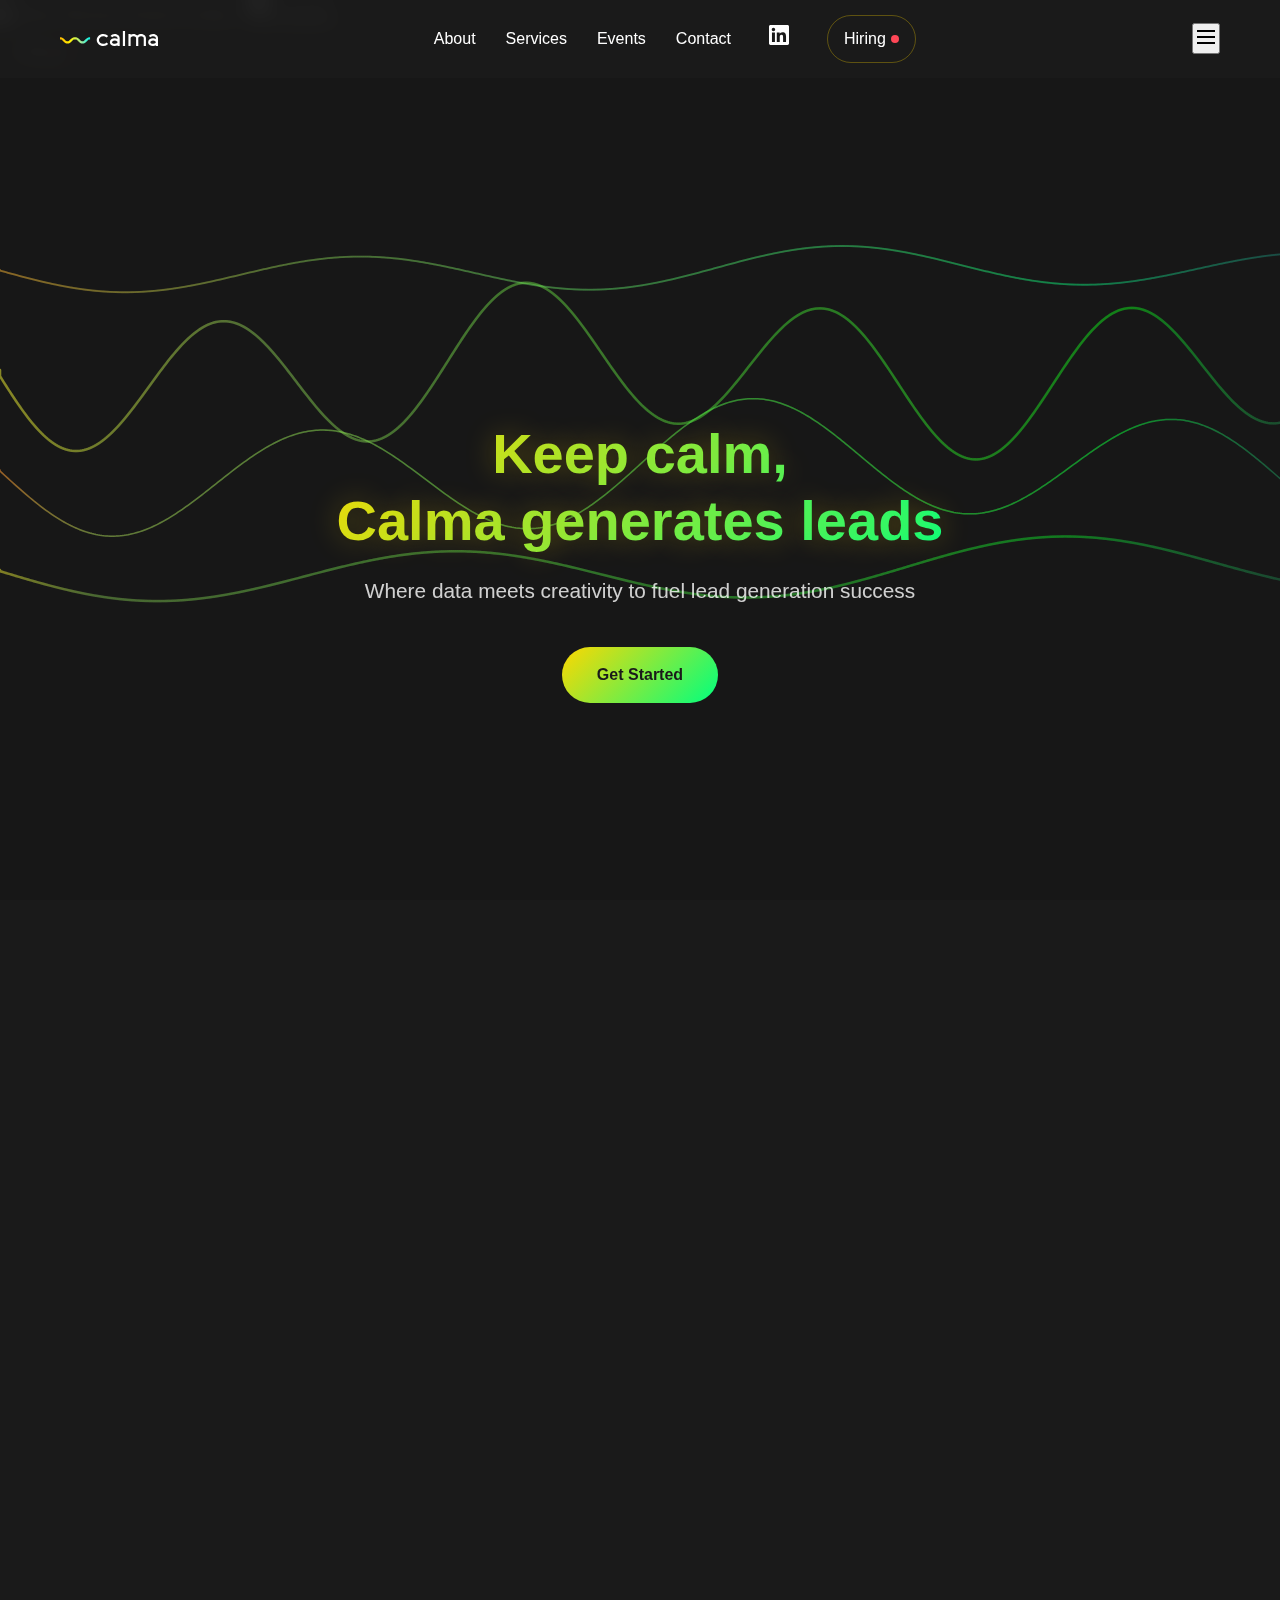
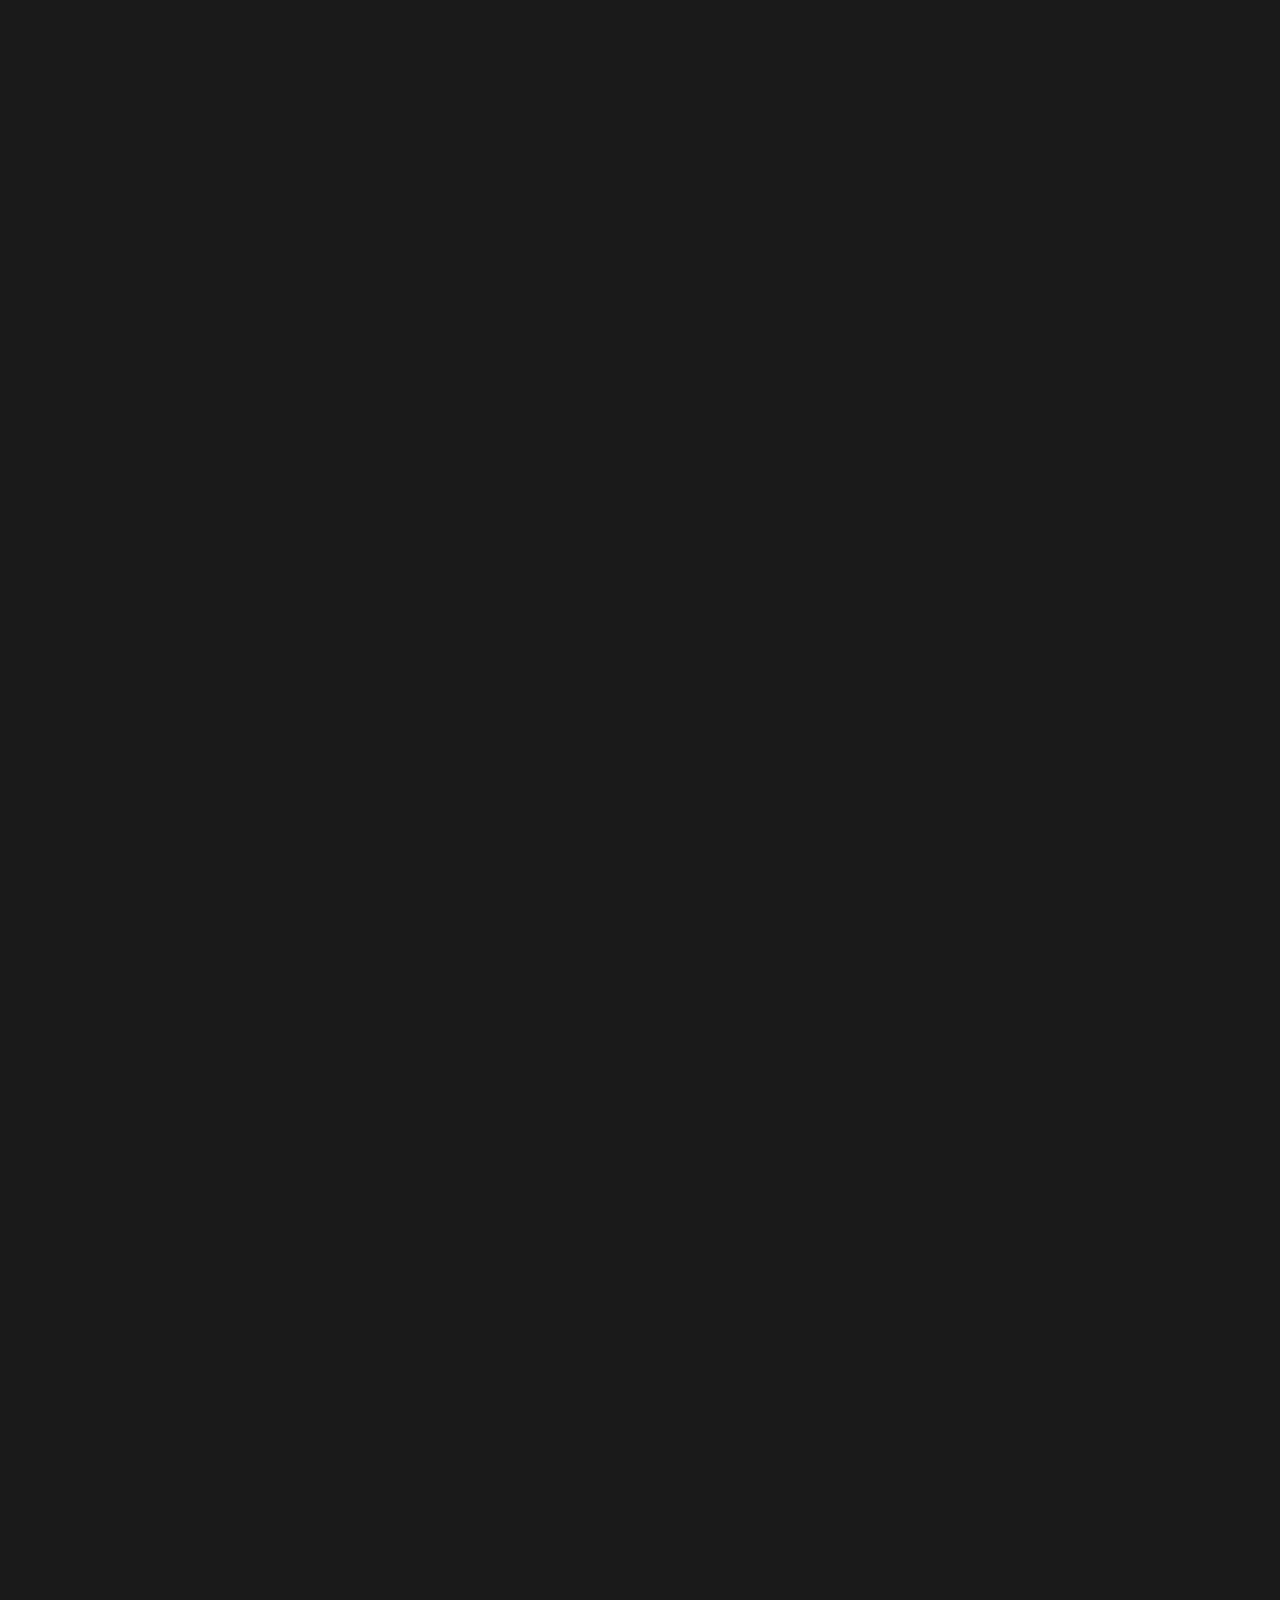
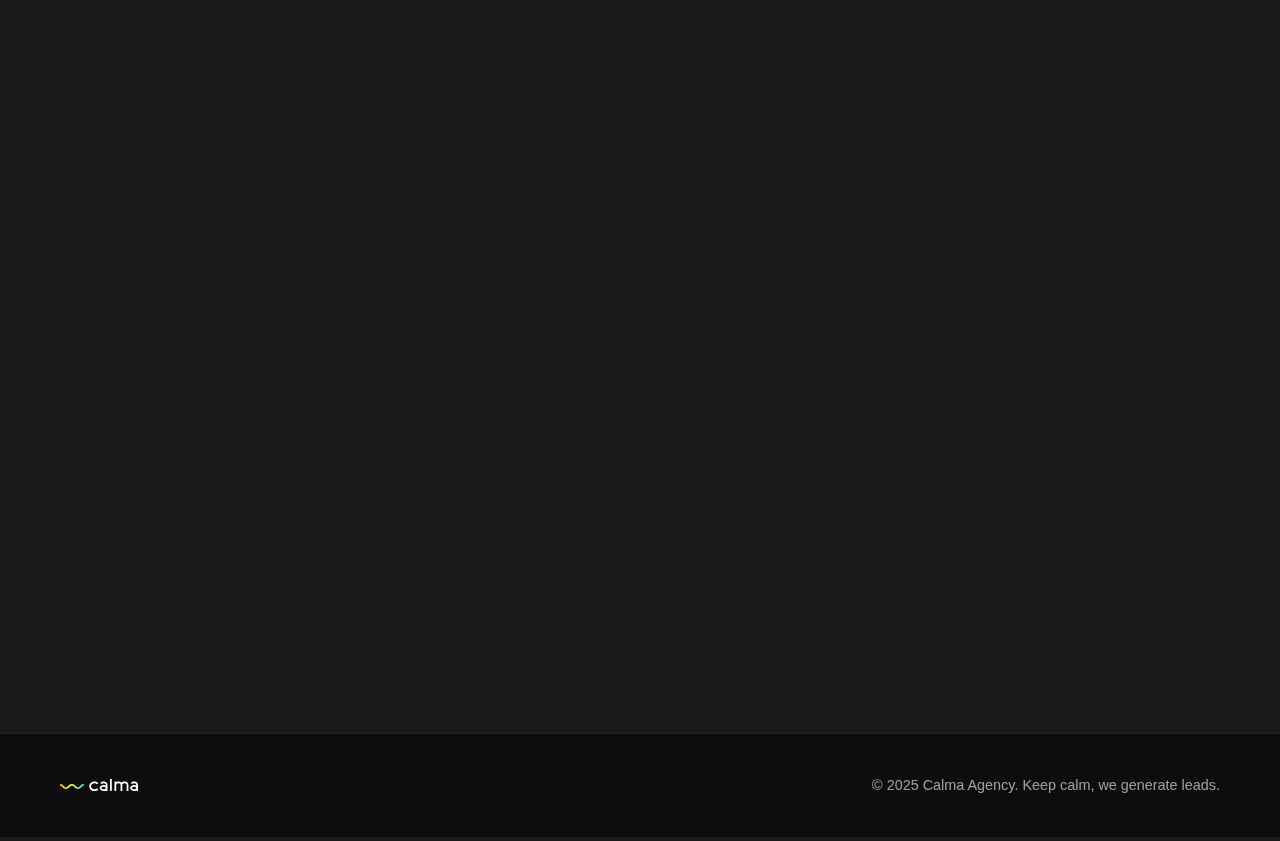
<file: v1/index.html>
<!DOCTYPE html>
<html lang="en">
<head>
  <meta charset="UTF-8" />
  <meta name="viewport" content="width=device-width, initial-scale=1.0"/> 
  <title>Calma - Lead Generation Agency</title>
  <link rel="apple-touch-icon-precomposed" sizes="57x57" href="img/favicon/apple-touch-icon-57x57.png" />
  <link rel="apple-touch-icon-precomposed" sizes="114x114" href="img/favicon/apple-touch-icon-114x114.png" />
  <link rel="apple-touch-icon-precomposed" sizes="72x72" href="img/favicon/apple-touch-icon-72x72.png" />
  <link rel="apple-touch-icon-precomposed" sizes="144x144" href="img/favicon/apple-touch-icon-144x144.png" />
  <link rel="apple-touch-icon-precomposed" sizes="60x60" href="img/favicon/apple-touch-icon-60x60.png" />
  <link rel="apple-touch-icon-precomposed" sizes="120x120" href="img/favicon/apple-touch-icon-120x120.png" />
  <link rel="apple-touch-icon-precomposed" sizes="76x76" href="img/favicon/apple-touch-icon-76x76.png" />
  <link rel="apple-touch-icon-precomposed" sizes="152x152" href="img/favicon/apple-touch-icon-152x152.png" />
  <link rel="icon" type="image/png" href="img/favicon/favicon-196x196.png" sizes="196x196" />
  <link rel="icon" type="image/png" href="img/favicon/favicon-96x96.png" sizes="96x96" />
  <link rel="icon" type="image/png" href="img/favicon/favicon-32x32.png" sizes="32x32" />
  <link rel="icon" type="image/png" href="img/favicon/favicon-16x16.png" sizes="16x16" />
  <link rel="icon" type="image/png" href="img/favicon/favicon-128.png" sizes="128x128" />
  
  <!-- Primary Meta Tags -->
  <meta name="title" content="Calma Agency - Lead Generation Specialists" />
  <meta name="description" content="Where data meets creativity to fuel lead generation success. Keep calm, Calma generates leads." />

  <!-- Open Graph / Facebook -->
  <meta property="og:type" content="website" />
  <meta property="og:url" content="https://calma.ad/" />
  <meta property="og:title" content="Calma Agency - Lead Generation Specialists" />
  <meta property="og:description" content="Where data meets creativity to fuel lead generation success." />
  <meta property="og:image" content="img/metaimg.png" />

  <!-- Twitter -->
  <meta property="twitter:card" content="summary_large_image" />
  <meta property="twitter:url" content="https://calma.ad/" />
  <meta property="twitter:title" content="Calma Agency - Lead Generation Specialists" />
  <meta property="twitter:description" content="Where data meets creativity to fuel lead generation success." />
  <meta property="twitter:image" content="img/metaimg.png" />
  
  <link rel="stylesheet" href="style.css">
</head>
<body>
  <!-- Canvas for wave animation (background) -->
  <canvas id="waveCanvas"></canvas>

  <!-- Header -->
  <header class="header">
    <div class="container">
      <div class="header-content">
        <div class="logo">
          <img src="./img/logo.svg" height="15" />
          <!--<svg class="logo-wave" viewBox="0 0 100 30" width="40" height="12">
            <defs>
              <linearGradient id="waveGradient" x1="0%" y1="0%" x2="100%" y2="0%">
                <stop offset="0%" style="stop-color:#FFD700;stop-opacity:1" />
                <stop offset="100%" style="stop-color:#00FF7F;stop-opacity:1" />
              </linearGradient>
            </defs>
            <path d="M0,15 Q25,5 50,15 T100,15" stroke="url(#waveGradient)" stroke-width="3" fill="none"/>
          </svg>
          <span class="logo-text">calma</span>-->
        </div>
        
        <nav class="nav">
          <a href="#about" class="nav-link">About</a>
          <a href="#services" class="nav-link">Services</a>
          <a href="#conferences" class="nav-link">Events</a>
          <a href="#contact" class="nav-link">Contact</a>
          <a href="https://www.linkedin.com/company/calma-agency/" target="_blank" class="social-link">
            <svg width="20" height="20" viewBox="0 0 24 24" fill="currentColor">
              <path d="M20.447 20.452h-3.554v-5.569c0-1.328-.027-3.037-1.852-3.037-1.853 0-2.136 1.445-2.136 2.939v5.667H9.351V9h3.414v1.561h.046c.477-.9 1.637-1.85 3.37-1.85 3.601 0 4.267 2.37 4.267 5.455v6.286zM5.337 7.433c-1.144 0-2.063-.926-2.063-2.065 0-1.138.92-2.063 2.063-2.063 1.14 0 2.064.925 2.064 2.063 0 1.139-.925 2.065-2.064 2.065zm1.782 13.019H3.555V9h3.564v11.452zM22.225 0H1.771C.792 0 0 .774 0 1.729v20.542C0 23.227.792 24 1.771 24h20.451C23.2 24 24 23.227 24 22.271V1.729C24 .774 23.2 0 22.222 0h.003z"/>
            </svg>
          </a>
          <a href="https://calma-ad.notion.site/Open-Vacancies-Calma-Agency-169f120c65df806bba68fc5163bcfa52?pvs=4" target="_blank" class="hiring-link">
            Hiring
            <span class="notification-dot"></span>
          </a>
        </nav>
        
        <!-- Mobile menu button -->
        <button class="mobile-menu-btn" id="mobileMenuBtn">
          <svg width="24" height="24" viewBox="0 0 24 24" fill="none" stroke="currentColor" stroke-width="2">
            <line x1="3" y1="6" x2="21" y2="6"></line>
            <line x1="3" y1="12" x2="21" y2="12"></line>
            <line x1="3" y1="18" x2="21" y2="18"></line>
          </svg>
        </button>
      </div>
    </div>
  </header>

  <!-- Mobile Menu -->
  <div class="mobile-menu" id="mobileMenu">
    <button class="mobile-menu-close" id="mobileMenuClose">&times;</button>
    <a href="#about" class="nav-link" onclick="closeMobileMenu()">About</a>
    <a href="#services" class="nav-link" onclick="closeMobileMenu()">Services</a>
    <a href="#conferences" class="nav-link" onclick="closeMobileMenu()">Events</a>
    <a href="#contact" class="nav-link" onclick="closeMobileMenu()">Contact</a>
    <a href="https://www.linkedin.com/company/calma-agency/" target="_blank" class="social-link">
      <svg width="20" height="20" viewBox="0 0 24 24" fill="currentColor">
        <path d="M20.447 20.452h-3.554v-5.569c0-1.328-.027-3.037-1.852-3.037-1.853 0-2.136 1.445-2.136 2.939v5.667H9.351V9h3.414v1.561h.046c.477-.9 1.637-1.85 3.37-1.85 3.601 0 4.267 2.37 4.267 5.455v6.286zM5.337 7.433c-1.144 0-2.063-.926-2.063-2.065 0-1.138.92-2.063 2.063-2.063 1.14 0 2.064.925 2.064 2.063 0 1.139-.925 2.065-2.064 2.065zm1.782 13.019H3.555V9h3.564v11.452zM22.225 0H1.771C.792 0 0 .774 0 1.729v20.542C0 23.227.792 24 1.771 24h20.451C23.2 24 24 23.227 24 22.271V1.729C24 .774 23.2 0 22.222 0h.003z"/>
      </svg>
      LinkedIn
    </a>
    <a href="https://calma-ad.notion.site/Open-Vacancies-Calma-Agency-169f120c65df806bba68fc5163bcfa52?pvs=4" target="_blank" class="hiring-link">
      Hiring
      <span class="notification-dot"></span>
    </a>
  </div>

  <!-- Hero Section -->
  <section class="hero">
    <div class="container">
      <div class="hero-content">
        <h1 class="hero-title">Keep calm,<br>Calma generates leads</h1>
        <p class="hero-subtitle">Where data meets creativity to fuel lead generation success</p>
        <a href="#contact" class="cta-button">Get Started</a>
      </div>
    </div>
  </section>

  <!-- About Section -->
  <section id="about" class="section about">
    <div class="container">
      <h2 class="section-title">About Calma</h2>
      <div class="about-content">
        <p class="about-text">
          Calma is a specialized B2C lead generation agency that bridges the gap between top-tier talent and high-converting opportunities. We connect skilled contractors specializing in Facebook Advertising and Google Ads with the infrastructure they need to excel, while delivering quality leads to affiliate networks and direct clients.
        </p>
      </div>
    </div>
  </section>

  <!-- Services Section -->
  <section id="services" class="section services">
    <div class="container">
      <h2 class="section-title">What We Do</h2>
      <p class="section-subtitle">We specialize in high-converting B2C lead generation across multiple verticals</p>
      
      <div class="services-grid">
        <div class="service-card">
          <div class="service-icon">🚗</div>
          <h3 class="service-title">Car Insurance</h3>
          <p class="service-description">Connecting customers with trusted car insurance providers</p>
        </div>
        
        <div class="service-card">
          <div class="service-icon">🏠</div>
          <h3 class="service-title">Home Insurance</h3>
          <p class="service-description">Quality leads for home insurance companies</p>
        </div>
        
        <div class="service-card">
          <div class="service-icon">⚖️</div>
          <h3 class="service-title">Legal Services</h3>
          <p class="service-description">Qualified leads for law firms and legal practices</p>
        </div>
        
        <div class="service-card">
          <div class="service-icon">🔨</div>
          <h3 class="service-title">Home Improvement</h3>
          <p class="service-description">Contractors and service providers</p>
        </div>
        
        <div class="service-card">
          <div class="service-icon">💰</div>
          <h3 class="service-title">Finance</h3>
          <p class="service-description">Lending, credit, and financial service leads</p>
        </div>
      </div>
      
      <div class="approach">
        <p>Our approach combines data-driven targeting with creative excellence, delivering quality leads that convert.</p>
      </div>
    </div>
  </section>

  <!-- Conferences Section -->
  <section id="conferences" class="section conferences">
    <div class="container">
      <h2 class="section-title">Meet Our Team</h2>
      <p class="section-subtitle">Find us at these upcoming industry events</p>
      
      <div class="conferences-grid">
        <div class="conference-card">
          <div class="conference-date">9-10 Jul 2025</div>
          <h3 class="conference-name">Barcelona Affiliate Takeover</h3>
          <p class="conference-location">Barcelona, Spain</p>
          <a href="https://www.affiliatetakeover.com/" target="_blank" class="conference-link">Learn More</a>
        </div>
        
        <div class="conference-card">
          <div class="conference-date">4-5 Aug 2025</div>
          <h3 class="conference-name">Affiliate Summit East</h3>
          <p class="conference-location">New York, NY</p>
          <a href="https://www.affiliatesummit.com/east" target="_blank" class="conference-link">Learn More</a>
        </div>
      </div>
    </div>
  </section>

  <!-- Contact Section -->
  <section id="contact" class="section contact">
    <div class="container">
      <h2 class="section-title">Get In Touch</h2>
      <div class="contact-content">
        <div class="contact-info">
          <h3>Ready to generate quality leads?</h3>
          <p>Let's discuss how we can help grow your business.</p>
          <div class="contact-email">
            <span>Email us: </span>
            <a href="mailto:info@calma.ad">info@calma.ad</a>
          </div>
        </div>
        
        <form class="contact-form" id="contactForm">
          <div class="form-group">
            <input type="text" id="name" name="name" placeholder="Your Name" required>
          </div>
          <div class="form-group">
            <input type="email" id="email" name="email" placeholder="Your Email" required>
          </div>
          <div class="form-group">
            <input type="text" id="company" name="company" placeholder="Company (optional)">
          </div>
          <div class="form-group">
            <textarea id="message" name="message" placeholder="Tell us about your project" rows="4" required></textarea>
          </div>
          <button type="submit" class="submit-button">Send Message</button>
        </form>
      </div>
    </div>
  </section>

  <!-- Footer -->
  <footer class="footer">
    <div class="container">
      <div class="footer-content">
        <div class="footer-logo">
          <img src="./img/logo.svg" height="12" />
        </div>
        <div class="footer-text">
          © 2025 Calma Agency. Keep calm, we generate leads.
        </div>
      </div>
    </div>
  </footer>

  <script src="script.js"></script>
</body>
</html>
</file>
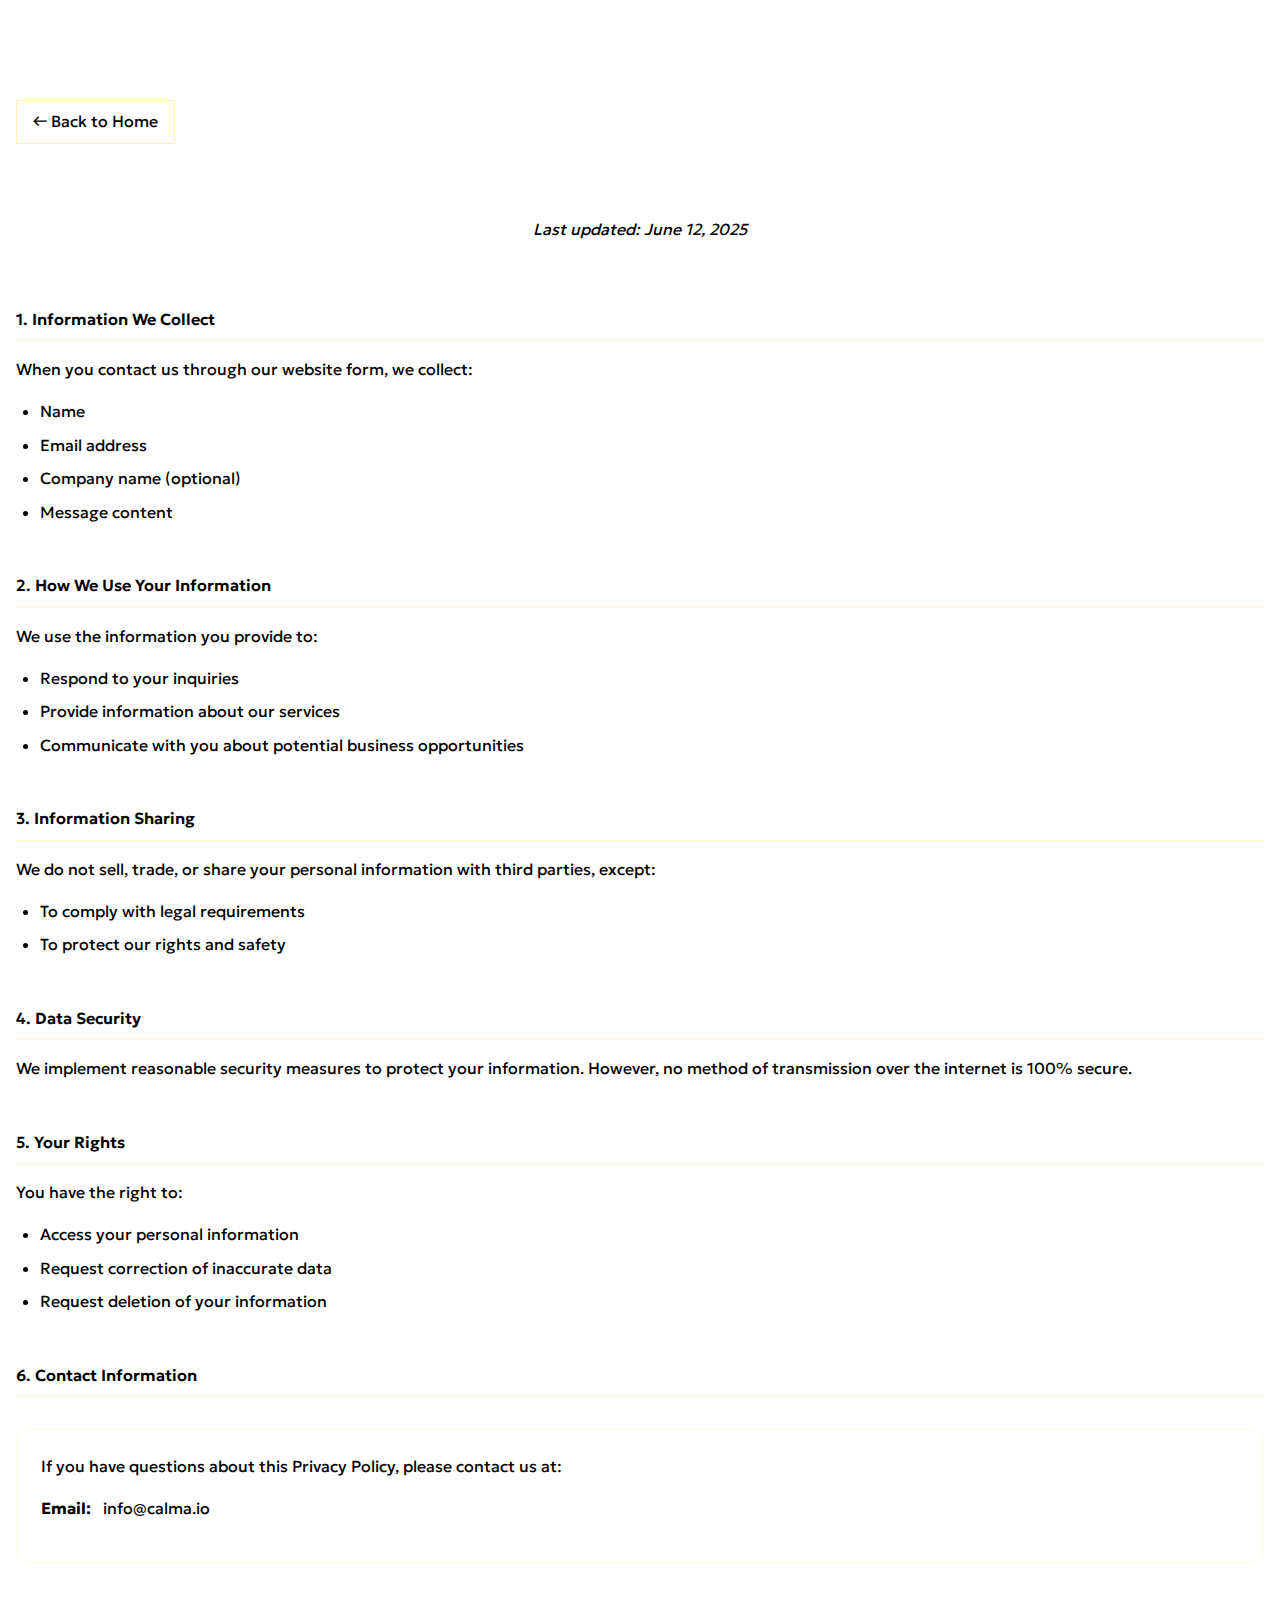
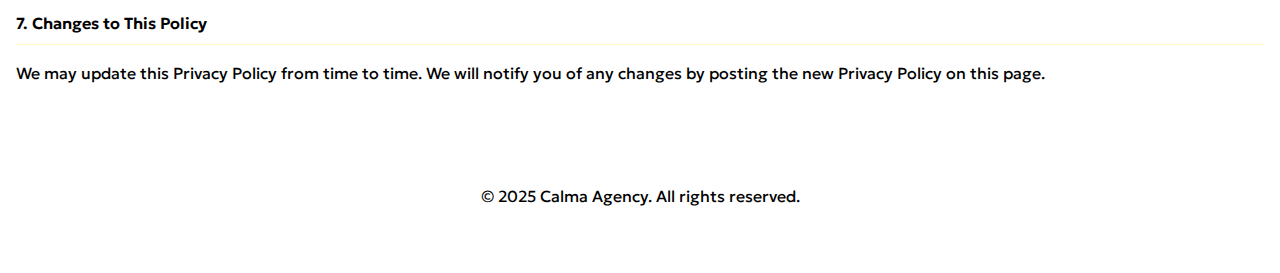
<file: privacy.html>
<!DOCTYPE html>
<html lang="en">
<head>
    <meta charset="UTF-8">
    <meta name="viewport" content="width=device-width, initial-scale=1.0">
    <title>Privacy Policy - Calma Agency</title>
    <link rel="stylesheet" href="style.css">
    <style>
        /* Privacy page specific overrides */
        body {
            background: var(--color-background);
            color: var(--color-text-primary);
        }
        
        .privacy-container {
            max-width: var(--content-width-main);
            margin: 0 auto;
            padding: 100px var(--space-sm) var(--space-2xl);
        }
        
        .privacy-title {
            font-size: var(--text-4xl);
            font-weight: 700;
            margin-bottom: var(--space-sm);
            background: linear-gradient(135deg, var(--color-primary), var(--color-secondary));
            background-clip: text;
            -webkit-background-clip: text;
            -webkit-text-fill-color: transparent;
            text-align: center;
        }
        
        .last-updated {
            font-style: italic;
            color: var(--color-text-tertiary);
            margin-bottom: var(--space-2xl);
            text-align: center;
            font-size: var(--text-base);
        }
        
        .privacy-section {
            margin-bottom: var(--space-xl);
        }
        
        .privacy-section h2 {
            font-size: var(--text-xl);
            font-weight: 600;
            color: var(--color-primary);
            margin-bottom: var(--space-sm);
            padding-bottom: var(--space-xs);
            border-bottom: 1px solid rgba(255, 215, 0, 0.2);
        }
        
        .privacy-section p {
            color: var(--color-text-secondary);
            line-height: 1.6;
            margin-bottom: var(--space-sm);
            font-size: var(--text-base);
        }
        
        .privacy-section ul {
            margin: var(--space-sm) 0;
            padding-left: var(--space-md);
        }
        
        .privacy-section li {
            color: var(--color-text-secondary);
            margin-bottom: var(--space-xs);
            line-height: 1.6;
        }
        
        .privacy-contact {
            background: var(--color-surface);
            padding: var(--space-md);
            border-radius: var(--radius-md);
            border: 1px solid rgba(255, 215, 0, 0.1);
            margin: var(--space-lg) 0;
        }
        
        .privacy-contact strong {
            color: var(--color-text-primary);
        }
        
        .privacy-contact a {
            color: var(--color-primary);
            text-decoration: none;
            transition: all var(--transition-base);
            padding: var(--space-xs);
            border-radius: var(--radius-sm);
        }
        
        .privacy-contact a:hover {
            color: var(--color-secondary);
            background: var(--color-surface-hover);
            text-decoration: underline;
        }
        
        .privacy-footer {
            margin-top: var(--space-2xl);
            padding-top: var(--space-lg);
            border-top: 1px solid rgba(255, 255, 255, 0.1);
            text-align: center;
        }
        
        .privacy-footer p {
            color: var(--color-text-tertiary);
            font-size: var(--text-sm);
            margin: 0;
        }
        
        .back-to-home {
            display: inline-block;
            margin-bottom: var(--space-lg);
            color: var(--color-primary);
            text-decoration: none;
            font-weight: 500;
            transition: all var(--transition-base);
            padding: var(--space-xs) var(--space-sm);
            border: 1px solid rgba(255, 215, 0, 0.3);
            border-radius: var(--radius-pill);
        }
        
        .back-to-home:hover {
            background: linear-gradient(135deg, var(--color-primary), var(--color-secondary));
            color: var(--color-background);
            transform: translateY(var(--hover-lift-small));
        }
        
        /* Mobile responsiveness */
        @media (max-width: 768px) {
            .privacy-container {
                padding: 80px var(--space-sm) var(--space-xl);
            }
            
            .privacy-title {
                font-size: var(--text-3xl);
            }
            
            .privacy-section h2 {
                font-size: var(--text-lg);
            }
        }
    </style>
</head>
<body>
    <div class="privacy-container">
        <a href="/" class="back-to-home">← Back to Home</a>
        
        <h1 class="privacy-title">Privacy Policy</h1>
        <p class="last-updated">Last updated: June 12, 2025</p>

        <div class="privacy-section">
            <h2>1. Information We Collect</h2>
            <p>When you contact us through our website form, we collect:</p>
            <ul>
                <li>Name</li>
                <li>Email address</li>
                <li>Company name (optional)</li>
                <li>Message content</li>
            </ul>
        </div>

        <div class="privacy-section">
            <h2>2. How We Use Your Information</h2>
            <p>We use the information you provide to:</p>
            <ul>
                <li>Respond to your inquiries</li>
                <li>Provide information about our services</li>
                <li>Communicate with you about potential business opportunities</li>
            </ul>
        </div>

        <div class="privacy-section">
            <h2>3. Information Sharing</h2>
            <p>We do not sell, trade, or share your personal information with third parties, except:</p>
            <ul>
                <li>To comply with legal requirements</li>
                <li>To protect our rights and safety</li>
            </ul>
        </div>

        <div class="privacy-section">
            <h2>4. Data Security</h2>
            <p>We implement reasonable security measures to protect your information. However, no method of transmission over the internet is 100% secure.</p>
        </div>

        <div class="privacy-section">
            <h2>5. Your Rights</h2>
            <p>You have the right to:</p>
            <ul>
                <li>Access your personal information</li>
                <li>Request correction of inaccurate data</li>
                <li>Request deletion of your information</li>
            </ul>
        </div>

        <div class="privacy-section">
            <h2>6. Contact Information</h2>
            <div class="privacy-contact">
                <p>If you have questions about this Privacy Policy, please contact us at:</p>
                <p><strong>Email:</strong> <a href="mailto:info@calma.io">info@calma.io</a></p>
            </div>
        </div>

        <div class="privacy-section">
            <h2>7. Changes to This Policy</h2>
            <p>We may update this Privacy Policy from time to time. We will notify you of any changes by posting the new Privacy Policy on this page.</p>
        </div>

        <div class="privacy-footer">
            <p>© 2025 Calma Agency. All rights reserved.</p>
        </div>
    </div>
</body>
</html>
</file>
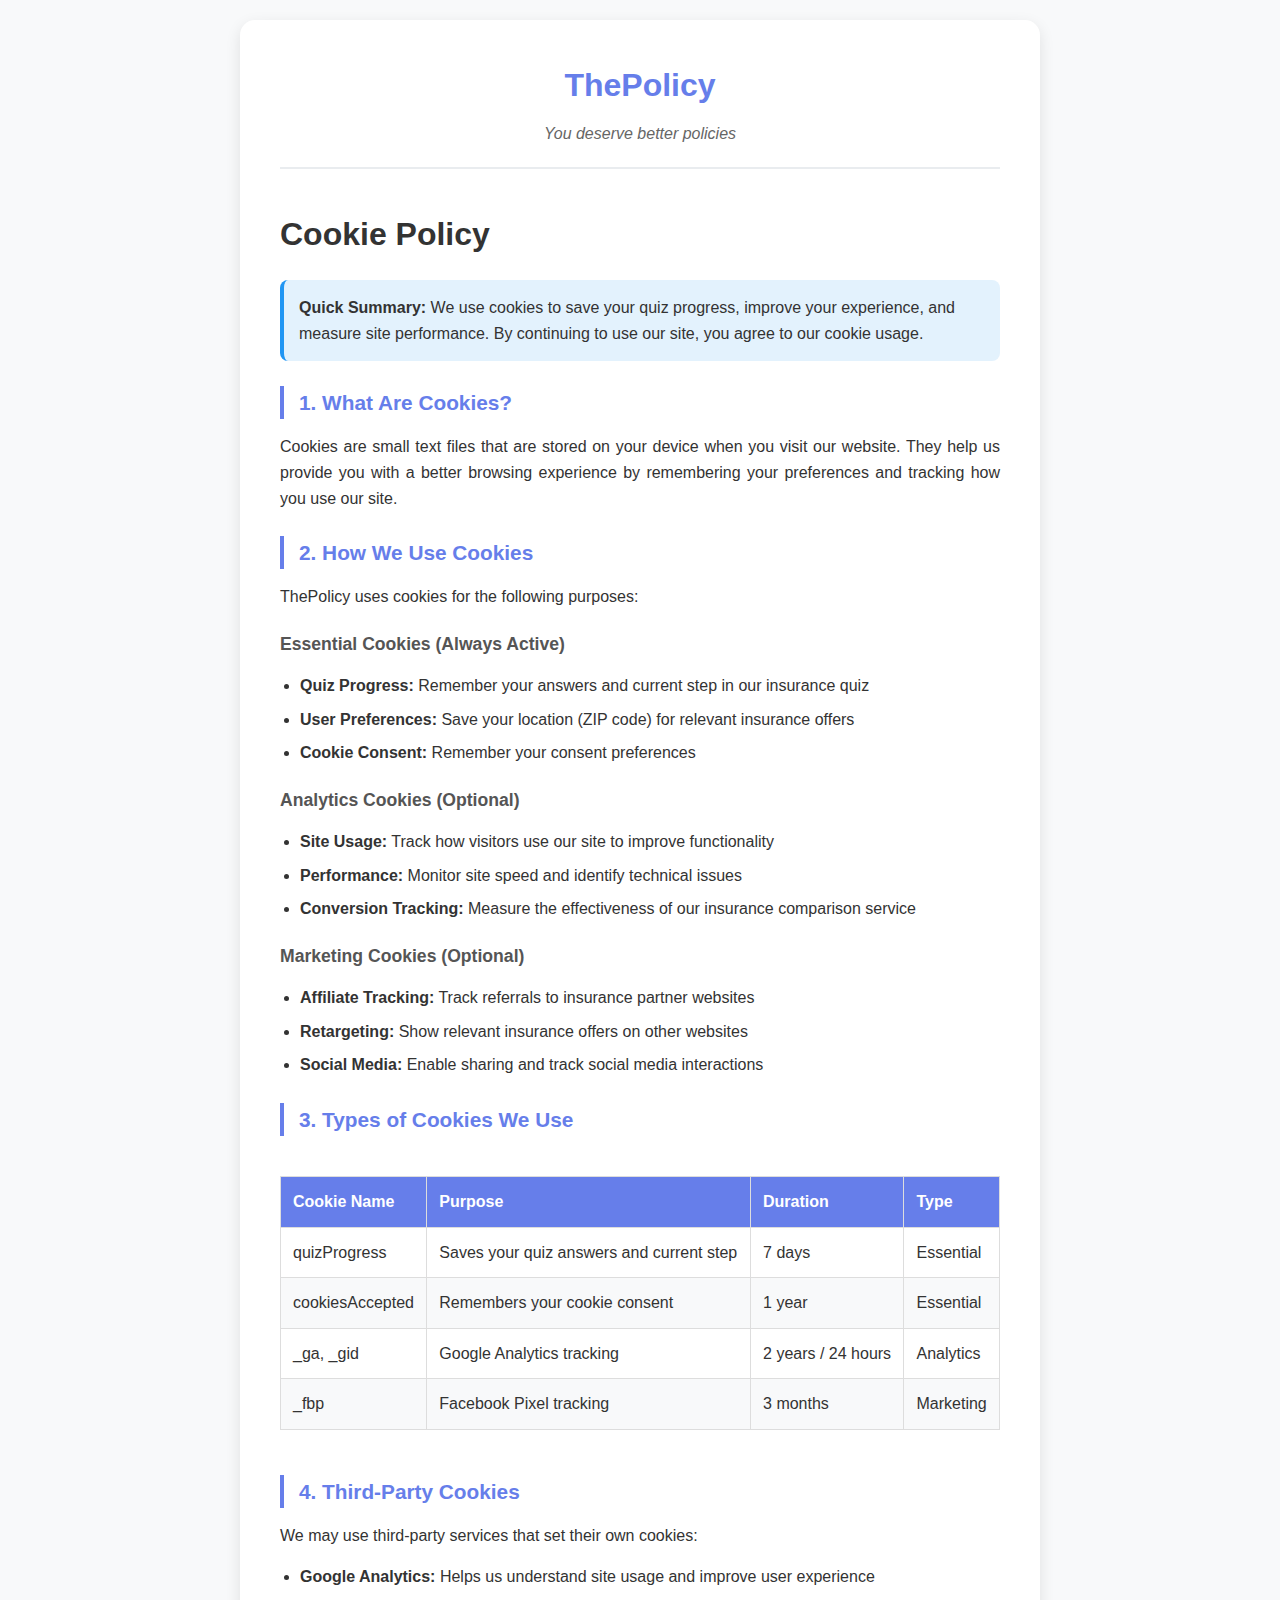
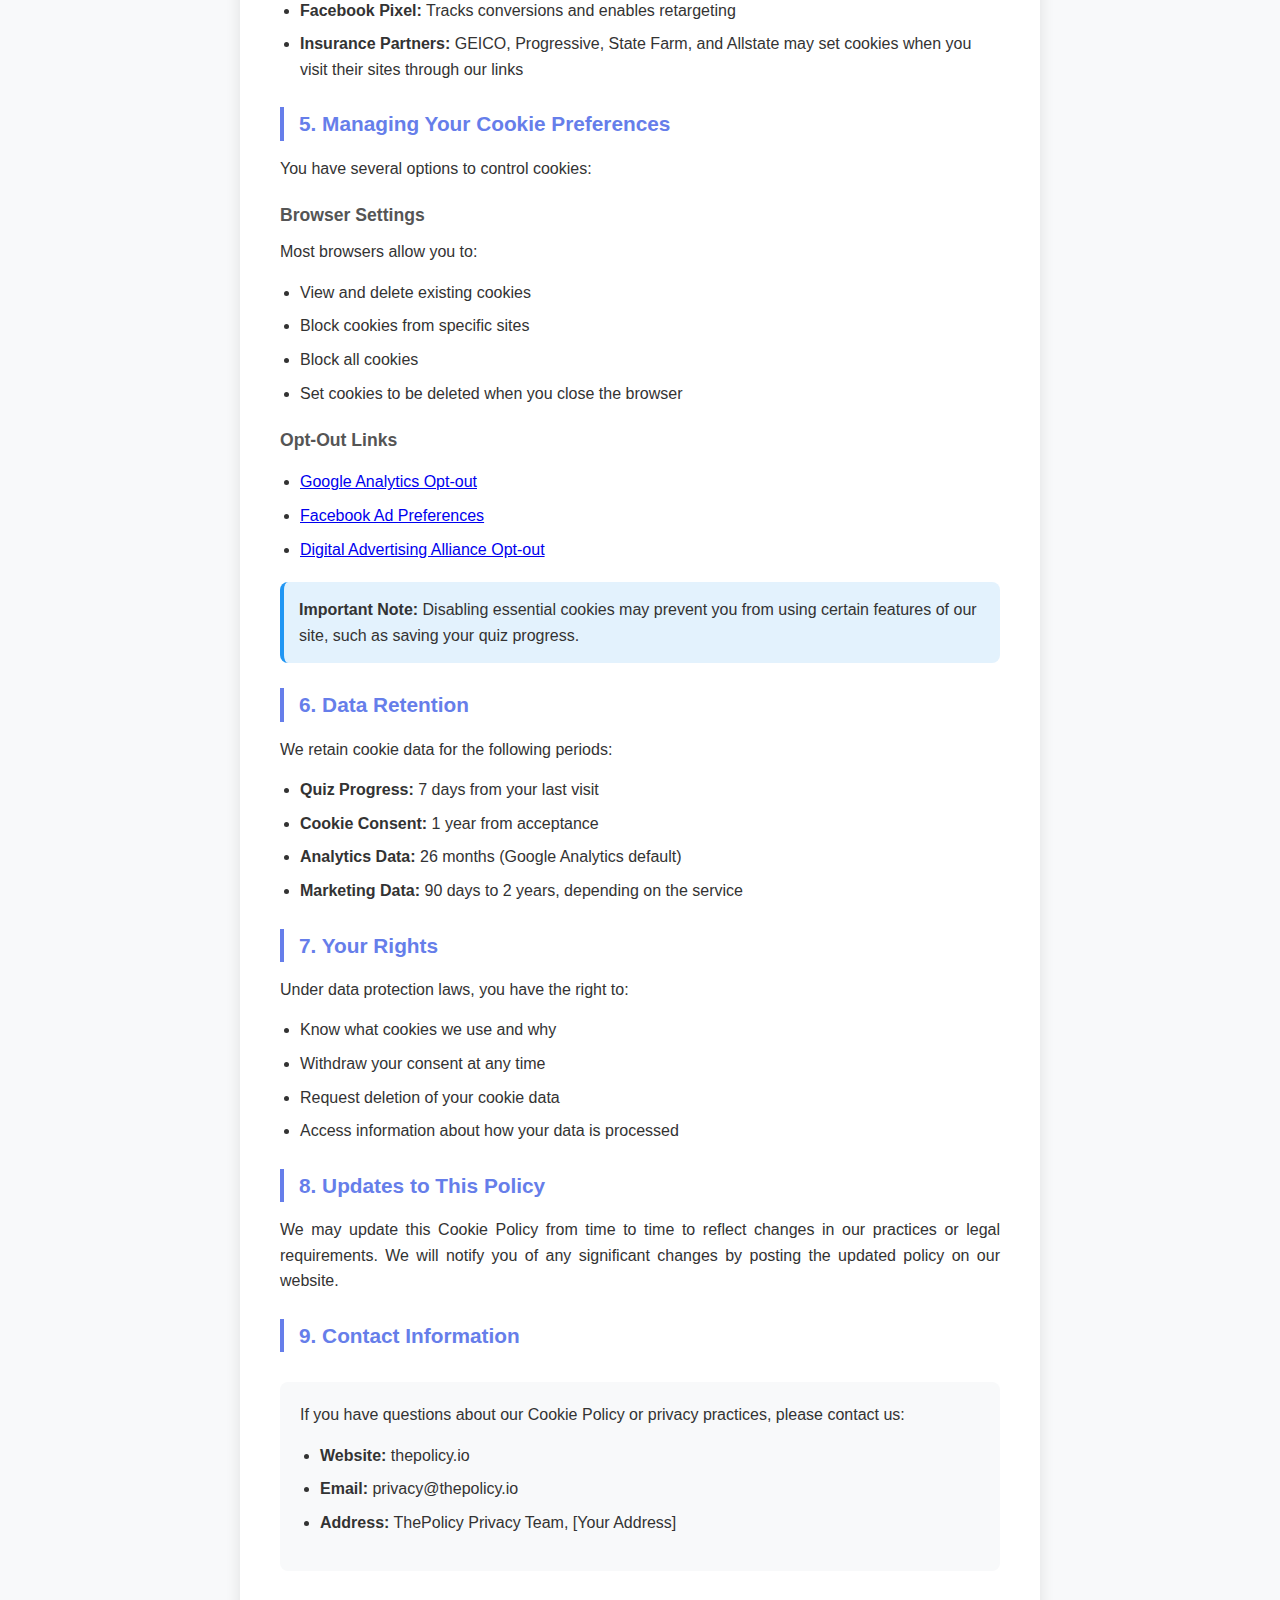
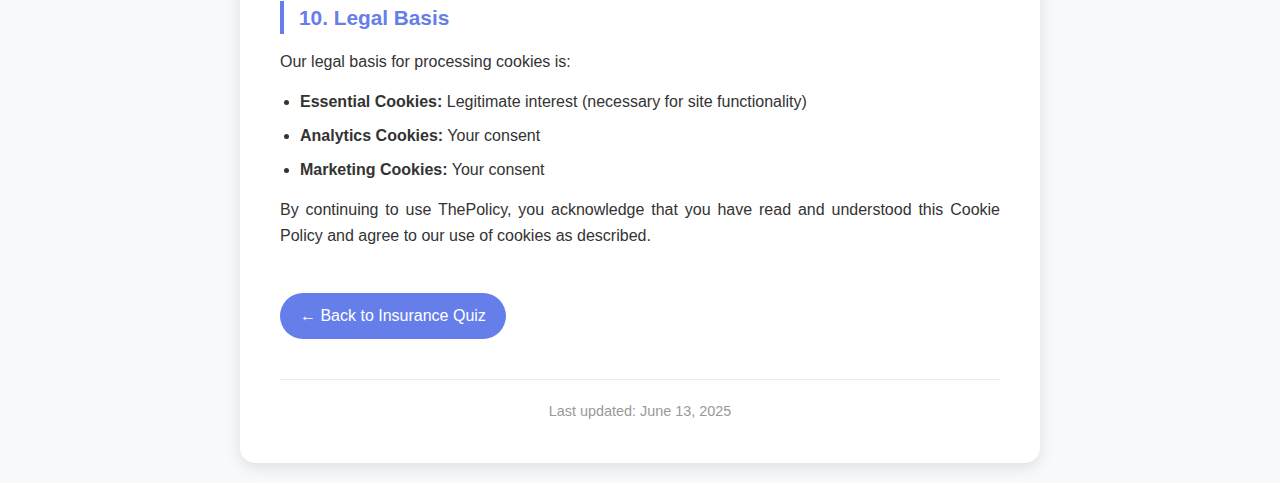
<file: thepolicy/cookie-policy.html>
<!DOCTYPE html>
<html lang="en">
<head>
    <meta charset="UTF-8">
    <meta name="viewport" content="width=device-width, initial-scale=1.0">
    <title>Cookie Policy - ThePolicy</title>
    <style>
        * {
            margin: 0;
            padding: 0;
            box-sizing: border-box;
        }

        body {
            font-family: -apple-system, BlinkMacSystemFont, 'Segoe UI', sans-serif;
            line-height: 1.6;
            color: #333;
            background: #f8f9fa;
            padding: 20px;
        }

        .container {
            max-width: 800px;
            margin: 0 auto;
            background: white;
            padding: 40px;
            border-radius: 15px;
            box-shadow: 0 5px 15px rgba(0,0,0,0.1);
        }

        .header {
            text-align: center;
            margin-bottom: 40px;
            padding-bottom: 20px;
            border-bottom: 2px solid #e9ecef;
        }

        .logo {
            color: #667eea;
            font-size: 2rem;
            font-weight: 700;
            margin-bottom: 10px;
        }

        .subtitle {
            color: #666;
            font-style: italic;
        }

        h1 {
            color: #333;
            font-size: 2rem;
            margin: 30px 0 20px 0;
        }

        h2 {
            color: #667eea;
            font-size: 1.3rem;
            margin: 25px 0 15px 0;
            border-left: 4px solid #667eea;
            padding-left: 15px;
        }

        h3 {
            color: #555;
            font-size: 1.1rem;
            margin: 20px 0 10px 0;
        }

        p {
            margin-bottom: 15px;
            text-align: justify;
        }

        ul {
            margin: 15px 0 15px 20px;
        }

        li {
            margin-bottom: 8px;
        }

        .highlight {
            background: #e3f2fd;
            padding: 15px;
            border-radius: 8px;
            border-left: 4px solid #2196f3;
            margin: 20px 0;
        }

        .table-container {
            overflow-x: auto;
            margin: 20px 0;
        }

        table {
            width: 100%;
            border-collapse: collapse;
            margin: 20px 0;
        }

        th, td {
            border: 1px solid #ddd;
            padding: 12px;
            text-align: left;
        }

        th {
            background: #667eea;
            color: white;
            font-weight: 600;
        }

        tr:nth-child(even) {
            background: #f8f9fa;
        }

        .contact-info {
            background: #f8f9fa;
            padding: 20px;
            border-radius: 8px;
            margin: 30px 0;
        }

        .back-link {
            display: inline-block;
            background: #667eea;
            color: white;
            padding: 10px 20px;
            text-decoration: none;
            border-radius: 25px;
            margin-top: 30px;
            transition: background 0.3s ease;
        }

        .back-link:hover {
            background: #5a6fd8;
        }

        .last-updated {
            text-align: center;
            color: #999;
            font-size: 0.9rem;
            margin-top: 40px;
            padding-top: 20px;
            border-top: 1px solid #e9ecef;
        }

        @media (max-width: 768px) {
            .container {
                padding: 20px;
                margin: 10px;
            }
            
            h1 {
                font-size: 1.5rem;
            }
            
            .logo {
                font-size: 1.5rem;
            }
        }
    </style>
</head>
<body>
    <div class="container">
        <div class="header">
            <div class="logo">ThePolicy</div>
            <div class="subtitle">You deserve better policies</div>
        </div>

        <h1>Cookie Policy</h1>

        <div class="highlight">
            <strong>Quick Summary:</strong> We use cookies to save your quiz progress, improve your experience, and measure site performance. By continuing to use our site, you agree to our cookie usage.
        </div>

        <h2>1. What Are Cookies?</h2>
        <p>Cookies are small text files that are stored on your device when you visit our website. They help us provide you with a better browsing experience by remembering your preferences and tracking how you use our site.</p>

        <h2>2. How We Use Cookies</h2>
        <p>ThePolicy uses cookies for the following purposes:</p>

        <h3>Essential Cookies (Always Active)</h3>
        <ul>
            <li><strong>Quiz Progress:</strong> Remember your answers and current step in our insurance quiz</li>
            <li><strong>User Preferences:</strong> Save your location (ZIP code) for relevant insurance offers</li>
            <li><strong>Cookie Consent:</strong> Remember your consent preferences</li>
        </ul>

        <h3>Analytics Cookies (Optional)</h3>
        <ul>
            <li><strong>Site Usage:</strong> Track how visitors use our site to improve functionality</li>
            <li><strong>Performance:</strong> Monitor site speed and identify technical issues</li>
            <li><strong>Conversion Tracking:</strong> Measure the effectiveness of our insurance comparison service</li>
        </ul>

        <h3>Marketing Cookies (Optional)</h3>
        <ul>
            <li><strong>Affiliate Tracking:</strong> Track referrals to insurance partner websites</li>
            <li><strong>Retargeting:</strong> Show relevant insurance offers on other websites</li>
            <li><strong>Social Media:</strong> Enable sharing and track social media interactions</li>
        </ul>

        <h2>3. Types of Cookies We Use</h2>
        <div class="table-container">
            <table>
                <thead>
                    <tr>
                        <th>Cookie Name</th>
                        <th>Purpose</th>
                        <th>Duration</th>
                        <th>Type</th>
                    </tr>
                </thead>
                <tbody>
                    <tr>
                        <td>quizProgress</td>
                        <td>Saves your quiz answers and current step</td>
                        <td>7 days</td>
                        <td>Essential</td>
                    </tr>
                    <tr>
                        <td>cookiesAccepted</td>
                        <td>Remembers your cookie consent</td>
                        <td>1 year</td>
                        <td>Essential</td>
                    </tr>
                    <tr>
                        <td>_ga, _gid</td>
                        <td>Google Analytics tracking</td>
                        <td>2 years / 24 hours</td>
                        <td>Analytics</td>
                    </tr>
                    <tr>
                        <td>_fbp</td>
                        <td>Facebook Pixel tracking</td>
                        <td>3 months</td>
                        <td>Marketing</td>
                    </tr>
                </tbody>
            </table>
        </div>

        <h2>4. Third-Party Cookies</h2>
        <p>We may use third-party services that set their own cookies:</p>
        <ul>
            <li><strong>Google Analytics:</strong> Helps us understand site usage and improve user experience</li>
            <li><strong>Facebook Pixel:</strong> Tracks conversions and enables retargeting</li>
            <li><strong>Insurance Partners:</strong> GEICO, Progressive, State Farm, and Allstate may set cookies when you visit their sites through our links</li>
        </ul>

        <h2>5. Managing Your Cookie Preferences</h2>
        <p>You have several options to control cookies:</p>

        <h3>Browser Settings</h3>
        <p>Most browsers allow you to:</p>
        <ul>
            <li>View and delete existing cookies</li>
            <li>Block cookies from specific sites</li>
            <li>Block all cookies</li>
            <li>Set cookies to be deleted when you close the browser</li>
        </ul>

        <h3>Opt-Out Links</h3>
        <ul>
            <li><a href="https://tools.google.com/dlpage/gaoptout" target="_blank">Google Analytics Opt-out</a></li>
            <li><a href="https://www.facebook.com/settings?tab=ads" target="_blank">Facebook Ad Preferences</a></li>
            <li><a href="http://optout.aboutads.info/" target="_blank">Digital Advertising Alliance Opt-out</a></li>
        </ul>

        <div class="highlight">
            <strong>Important Note:</strong> Disabling essential cookies may prevent you from using certain features of our site, such as saving your quiz progress.
        </div>

        <h2>6. Data Retention</h2>
        <p>We retain cookie data for the following periods:</p>
        <ul>
            <li><strong>Quiz Progress:</strong> 7 days from your last visit</li>
            <li><strong>Cookie Consent:</strong> 1 year from acceptance</li>
            <li><strong>Analytics Data:</strong> 26 months (Google Analytics default)</li>
            <li><strong>Marketing Data:</strong> 90 days to 2 years, depending on the service</li>
        </ul>

        <h2>7. Your Rights</h2>
        <p>Under data protection laws, you have the right to:</p>
        <ul>
            <li>Know what cookies we use and why</li>
            <li>Withdraw your consent at any time</li>
            <li>Request deletion of your cookie data</li>
            <li>Access information about how your data is processed</li>
        </ul>

        <h2>8. Updates to This Policy</h2>
        <p>We may update this Cookie Policy from time to time to reflect changes in our practices or legal requirements. We will notify you of any significant changes by posting the updated policy on our website.</p>

        <h2>9. Contact Information</h2>
        <div class="contact-info">
            <p>If you have questions about our Cookie Policy or privacy practices, please contact us:</p>
            <ul>
                <li><strong>Website:</strong> thepolicy.io</li>
                <li><strong>Email:</strong> privacy@thepolicy.io</li>
                <li><strong>Address:</strong> ThePolicy Privacy Team, [Your Address]</li>
            </ul>
        </div>

        <h2>10. Legal Basis</h2>
        <p>Our legal basis for processing cookies is:</p>
        <ul>
            <li><strong>Essential Cookies:</strong> Legitimate interest (necessary for site functionality)</li>
            <li><strong>Analytics Cookies:</strong> Your consent</li>
            <li><strong>Marketing Cookies:</strong> Your consent</li>
        </ul>

        <p>By continuing to use ThePolicy, you acknowledge that you have read and understood this Cookie Policy and agree to our use of cookies as described.</p>

        <a href="index.html" class="back-link">← Back to Insurance Quiz</a>

        <div class="last-updated">
            Last updated: June 13, 2025
        </div>
    </div>
</body>
</html>
</file>
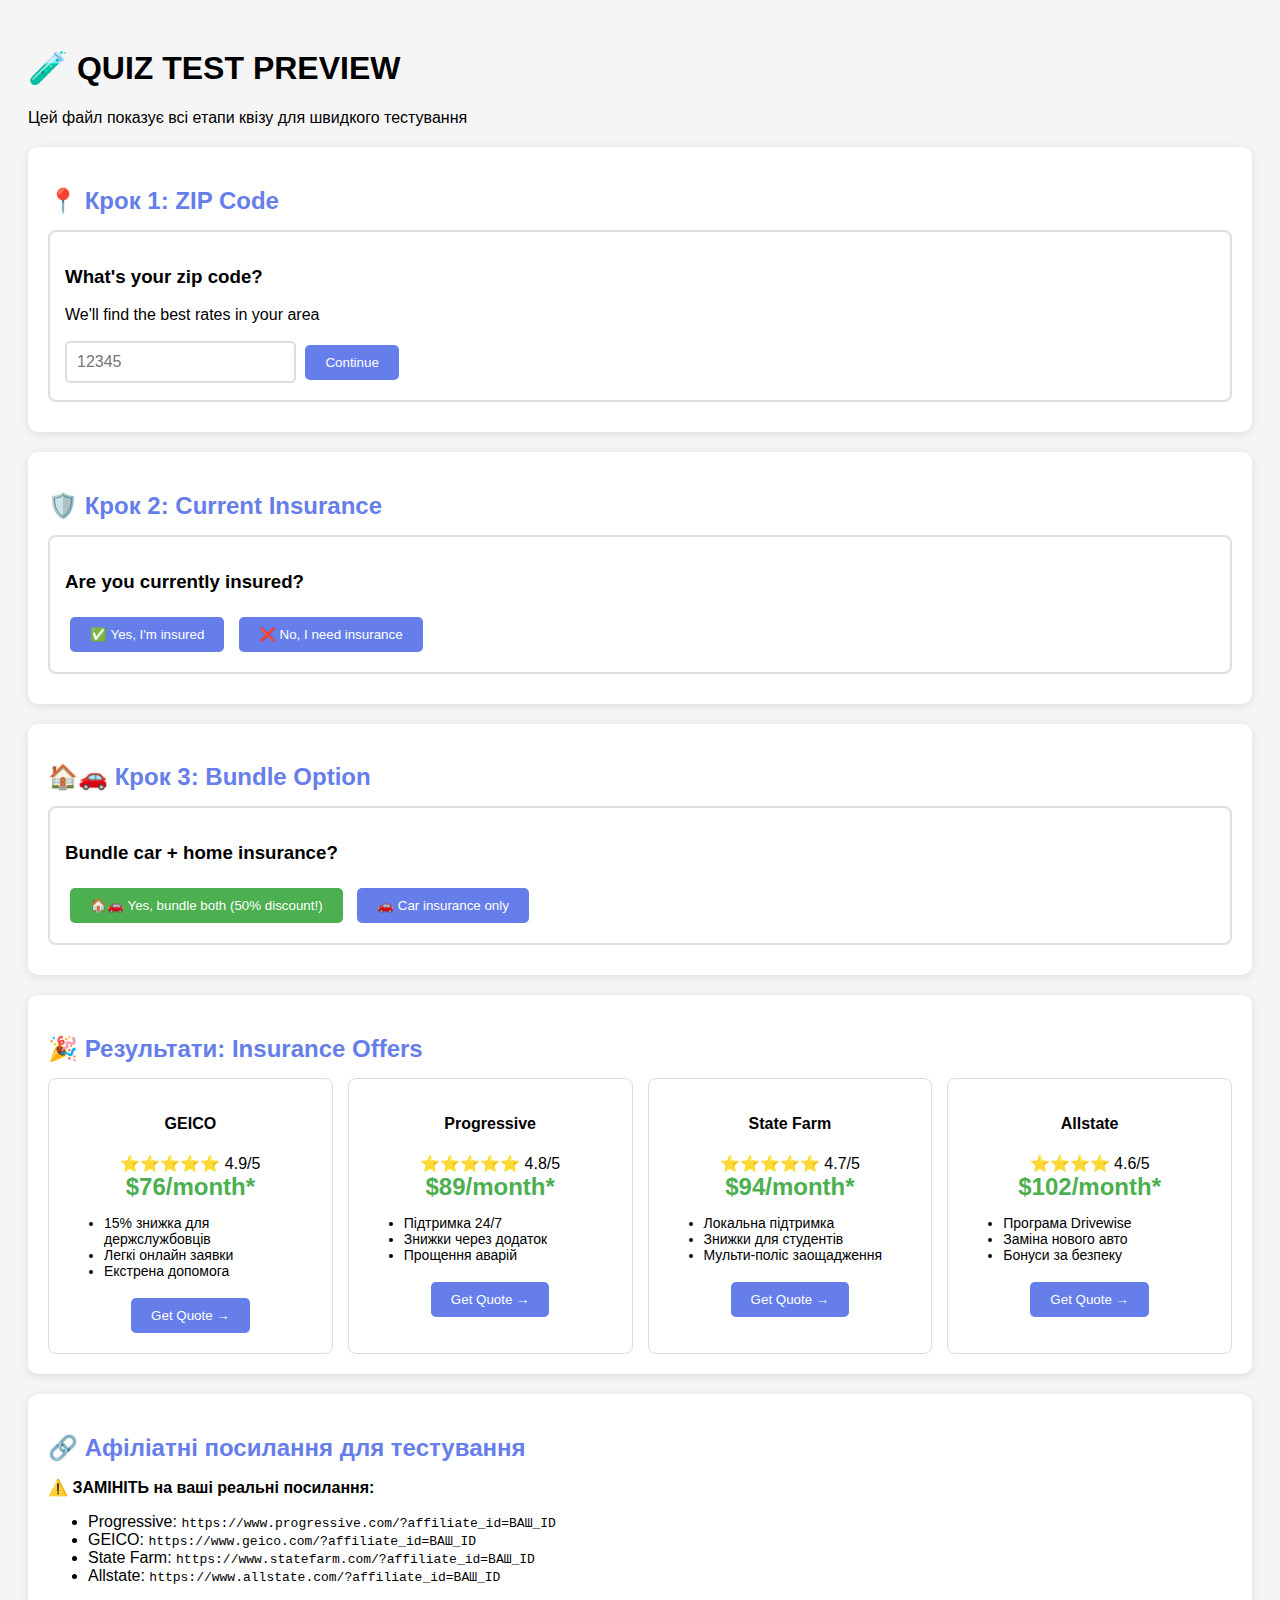
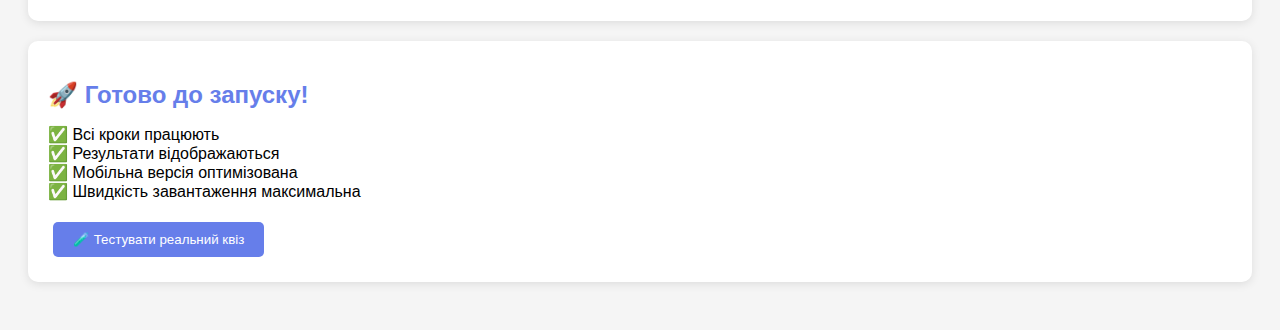
<file: thepolicy/test-preview.html>
<!DOCTYPE html>
<html lang="en">
<head>
    <meta charset="UTF-8">
    <meta name="viewport" content="width=device-width, initial-scale=1.0">
    <title>Quiz Test - All Steps Preview</title>
    <style>
        body { font-family: Arial, sans-serif; padding: 20px; background: #f5f5f5; }
        .test-section { background: white; margin: 20px 0; padding: 20px; border-radius: 10px; box-shadow: 0 2px 10px rgba(0,0,0,0.1); }
        .test-section h2 { color: #667eea; margin-bottom: 15px; }
        .step-preview { border: 2px solid #e0e0e0; padding: 15px; margin: 10px 0; border-radius: 8px; }
        .offers-grid { display: grid; grid-template-columns: repeat(auto-fit, minmax(200px, 1fr)); gap: 15px; }
        .offer-test { border: 1px solid #ddd; padding: 15px; border-radius: 8px; text-align: center; }
        .price { font-size: 1.5rem; color: #4CAF50; font-weight: bold; }
        .btn-test { background: #667eea; color: white; padding: 10px 20px; border: none; border-radius: 5px; cursor: pointer; margin: 5px; }
    </style>
</head>
<body>
    <h1>🧪 QUIZ TEST PREVIEW</h1>
    <p>Цей файл показує всі етапи квізу для швидкого тестування</p>

    <div class="test-section">
        <h2>📍 Крок 1: ZIP Code</h2>
        <div class="step-preview">
            <h3>What's your zip code?</h3>
            <p>We'll find the best rates in your area</p>
            <input type="text" placeholder="12345" style="padding: 10px; font-size: 16px; border: 2px solid #ddd; border-radius: 5px;">
            <button class="btn-test">Continue</button>
        </div>
    </div>

    <div class="test-section">
        <h2>🛡️ Крок 2: Current Insurance</h2>
        <div class="step-preview">
            <h3>Are you currently insured?</h3>
            <button class="btn-test">✅ Yes, I'm insured</button>
            <button class="btn-test">❌ No, I need insurance</button>
        </div>
    </div>

    <div class="test-section">
        <h2>🏠🚗 Крок 3: Bundle Option</h2>
        <div class="step-preview">
            <h3>Bundle car + home insurance?</h3>
            <button class="btn-test" style="background: #4CAF50;">🏠🚗 Yes, bundle both (50% discount!)</button>
            <button class="btn-test">🚗 Car insurance only</button>
        </div>
    </div>

    <div class="test-section">
        <h2>🎉 Результати: Insurance Offers</h2>
        <div class="offers-grid">
            <div class="offer-test">
                <h4>GEICO</h4>
                <div class="rating">⭐⭐⭐⭐⭐ 4.9/5</div>
                <div class="price">$76/month*</div>
                <ul style="text-align: left; font-size: 14px;">
                    <li>15% знижка для держслужбовців</li>
                    <li>Легкі онлайн заявки</li>
                    <li>Екстрена допомога</li>
                </ul>
                <button class="btn-test">Get Quote →</button>
            </div>

            <div class="offer-test">
                <h4>Progressive</h4>
                <div class="rating">⭐⭐⭐⭐⭐ 4.8/5</div>
                <div class="price">$89/month*</div>
                <ul style="text-align: left; font-size: 14px;">
                    <li>Підтримка 24/7</li>
                    <li>Знижки через додаток</li>
                    <li>Прощення аварій</li>
                </ul>
                <button class="btn-test">Get Quote →</button>
            </div>

            <div class="offer-test">
                <h4>State Farm</h4>
                <div class="rating">⭐⭐⭐⭐⭐ 4.7/5</div>
                <div class="price">$94/month*</div>
                <ul style="text-align: left; font-size: 14px;">
                    <li>Локальна підтримка</li>
                    <li>Знижки для студентів</li>
                    <li>Мульти-поліс заощадження</li>
                </ul>
                <button class="btn-test">Get Quote →</button>
            </div>

            <div class="offer-test">
                <h4>Allstate</h4>
                <div class="rating">⭐⭐⭐⭐ 4.6/5</div>
                <div class="price">$102/month*</div>
                <ul style="text-align: left; font-size: 14px;">
                    <li>Програма Drivewise</li>
                    <li>Заміна нового авто</li>
                    <li>Бонуси за безпеку</li>
                </ul>
                <button class="btn-test">Get Quote →</button>
            </div>
        </div>
    </div>

    <div class="test-section">
        <h2>🔗 Афіліатні посилання для тестування</h2>
        <p><strong>⚠️ ЗАМІНІТЬ на ваші реальні посилання:</strong></p>
        <ul>
            <li>Progressive: <code>https://www.progressive.com/?affiliate_id=ВАШ_ID</code></li>
            <li>GEICO: <code>https://www.geico.com/?affiliate_id=ВАШ_ID</code></li>
            <li>State Farm: <code>https://www.statefarm.com/?affiliate_id=ВАШ_ID</code></li>
            <li>Allstate: <code>https://www.allstate.com/?affiliate_id=ВАШ_ID</code></li>
        </ul>
    </div>

    <div class="test-section">
        <h2>🚀 Готово до запуску!</h2>
        <p>✅ Всі кроки працюють<br>
           ✅ Результати відображаються<br>
           ✅ Мобільна версія оптимізована<br>
           ✅ Швидкість завантаження максимальна</p>
        
        <button class="btn-test" onclick="window.open('index.html', '_blank')">🧪 Тестувати реальний квіз</button>
    </div>

    <script>
        console.log('🧪 Test preview loaded');
        
        // Додаємо клік-хендлери для демонстрації
        document.querySelectorAll('.btn-test').forEach(btn => {
            btn.addEventListener('click', function() {
                this.style.background = '#4CAF50';
                this.textContent = '✓ Clicked';
                setTimeout(() => {
                    this.style.background = '#667eea';
                    this.textContent = this.textContent.replace('✓ Clicked', 'Get Quote →');
                }, 1000);
            });
        });
    </script>
</body>
</html>
</file>
<file: style.css>
/* Section Dividers */
.section-divider {
  width: 100%;
  height: 1px;
  background: linear-gradient(90deg, transparent, var(--primary), var(--secondary), transparent);
  opacity: 0.3;
  margin: var(--space-2xl) 0;
}

/* Mobile Menu Social Link Fix */
.mobile-menu .social-link {
  display: flex;
  align-items: center;
  gap: 8px;
}

.mobile-menu .social-link span {
  text-decoration: none;
}

/* Fonts */
@font-face {
  font-family: 'Geologica';
  src: url('./fonts/geologica/Geologica-Regular.ttf') format('truetype');
  font-weight: 400;
  font-display: swap;
}

@font-face {
  font-family: 'Geologica';
  src: url('./fonts/geologica/Geologica-SemiBold.ttf') format('truetype');
  font-weight: 600;
  font-display: swap;
}

@font-face {
  font-family: 'Geologica';
  src: url('./fonts/geologica/Geologica-Bold.ttf') format('truetype');
  font-weight: 700;
  font-display: swap;
}

/* Design System */
:root {
  /* Colors */
  --primary: #FFD700;
  --secondary: #00FF7F;
  --bg: #0a0a0a;
  --surface: rgba(255, 255, 255, 0.03);
  --surface-hover: rgba(255, 255, 255, 0.08);
  --text: #ffffff;
  --text-secondary: rgba(255, 255, 255, 0.7);
  --text-muted: rgba(255, 255, 255, 0.5);
  
  /* Spacing */
  --space-xs: 8px;
  --space-sm: 16px;
  --space-md: 24px;
  --space-lg: 32px;
  --space-xl: 48px;
  --space-2xl: 64px;
  
  /* Typography */
  --font-body: 'Geologica', sans-serif;
  --font-heading: 'Geologica', sans-serif;
  
  /* Border Radius */
  --radius-sm: 8px;
  --radius-md: 12px;
  --radius-lg: 16px;
  --radius-xl: 24px;
  
  /* Transitions */
  --ease: cubic-bezier(0.4, 0, 0.2, 1);
  --ease-spring: cubic-bezier(0.34, 1.56, 0.64, 1);
  
  /* Shadows */
  --shadow: 0 8px 32px rgba(0, 0, 0, 0.24);
  --shadow-lg: 0 20px 60px rgba(0, 0, 0, 0.32);
  --glow: 0 0 40px rgba(255, 215, 0, 0.3);
  --glow-green: 0 0 40px rgba(0, 255, 127, 0.3);

  /* Borders */
  --border-default: rgba(255, 215, 0, 0.08);
  --border-hover: rgba(255, 215, 0, 0.25);
  --border-accent: rgba(255, 215, 0, 0.15);
}

/* Reset */
*, *::before, *::after {
  margin: 0;
  padding: 0;
  box-sizing: border-box;
}

html {
  scroll-behavior: smooth;
}

body {
  margin: 0;
  padding: 0;
  font-family: var(--font-body);
  font-size: 16px;
  line-height: 1.6;
  color: var(--text);
  background: var(--bg);
  overflow-x: hidden;
  -webkit-font-smoothing: antialiased;
}

/* Canvas */
#waveCanvas {
  position: fixed;
  inset: 0;
  z-index: -1;
  opacity: 0.6;
  transition: opacity 0.3s;
}

/* Container */
.container {
  max-width: 1000px;
  margin: 0 auto;
  padding: 0 var(--space-sm);
}

/* Header */
.header {
  position: fixed;
  top: 0;
  left: 0;
  right: 0;
  width: 100%;
  padding-top: env(safe-area-inset-top);
  z-index: 1000;
  display: flex;
  justify-content: center;
  pointer-events: none;
}

.header-inner {
  width: 100%;
  max-width: 3000px;
  background: rgba(10, 10, 10, 0.7);
  backdrop-filter: blur(20px) saturate(180%);
  -webkit-backdrop-filter: blur(20px) saturate(180%);
  border: 1px solid transparent;
  border-bottom-color: rgba(255, 255, 255, 0.08);
  border-radius: 0;
  pointer-events: auto;
  transform: translateY(0);
  will-change: transform, max-width, border-radius;
  transition:
    max-width 0.5s var(--ease),
    background 0.5s var(--ease),
    border-radius 0.5s var(--ease),
    border-color 0.5s var(--ease),
    box-shadow 0.5s var(--ease),
    transform 0.5s var(--ease);
}

/* Scrolled island state */
.header.scrolled .header-inner {
  max-width: 780px;
  background: rgba(10, 10, 10, 0.82);
  border-radius: 100px;
  border-color: rgba(255, 255, 255, 0.1);
  box-shadow: 0 8px 32px rgba(0, 0, 0, 0.4), 0 0 0 1px rgba(255, 255, 255, 0.05);
  transform: translateY(10px);
}

.header-content {
  max-width: 1000px;
  margin: 0 auto;
  padding: 16px var(--space-sm);
  display: flex;
  align-items: center;
  justify-content: space-between;
  transition: padding 0.5s var(--ease);
}

.header.scrolled .header-content {
  padding: 10px var(--space-md);
}

.logo {
  transition: transform 0.3s var(--ease);
}

.logo:hover {
  transform: scale(1.05);
}

/* Navigation */
.nav {
  display: flex;
  align-items: center;
  gap: var(--space-md);
}

.nav-link {
  color: var(--text);
  text-decoration: none;
  font-weight: 400;
  font-size: 0.95rem;
  padding: 8px 12px;
  border-radius: var(--radius-sm);
  transition: all 0.3s var(--ease);
  position: relative;
}

.nav-link::after {
  content: '';
  position: absolute;
  bottom: 0;
  left: 50%;
  width: 0;
  height: 2px;
  background: linear-gradient(90deg, var(--primary), var(--secondary));
  transform: translateX(-50%);
  transition: width 0.3s var(--ease);
}

.nav-link:hover {
  color: var(--primary);
  background: var(--surface);
}

.nav-link:hover::after {
  width: 80%;
}

.social-link {
  color: var(--text);
  padding: 8px;
  border-radius: var(--radius-sm);
  transition: all 0.3s var(--ease);
  display: flex;
}

.social-link:hover {
  color: var(--primary);
  background: var(--surface);
  transform: translateY(-2px);
}

/* Hiring Link */
.hiring-link {
  display: flex;
  align-items: center;
  gap: 6px;
  color: var(--text);
  text-decoration: none;
  font-weight: 600;
  font-size: 0.9rem;
  padding: 10px 18px;
  border: 1px solid rgba(255, 215, 0, 0.3);
  border-radius: 20px;
  transition: all 0.3s var(--ease-spring);
}

.hiring-link:hover {
  background: linear-gradient(135deg, var(--primary), var(--secondary));
  color: var(--bg);
  transform: translateY(-2px);
  box-shadow: var(--glow);
}

.notification-dot {
  width: 6px;
  height: 6px;
  background: #ff4757;
  border-radius: 50%;
  animation: pulse 2s infinite;
}

@keyframes pulse {
  0%, 100% { transform: scale(1); }
  50% { transform: scale(1.3); }
}

/* Mobile Menu */
.mobile-menu-btn {
  display: none;
  background: none;
  border: none;
  color: var(--text);
  cursor: pointer;
  padding: 8px;
  border-radius: var(--radius-sm);
  transition: all 0.3s;
}

.mobile-menu {
  display: none;
  position: fixed;
  inset: 0;
  padding-top: env(safe-area-inset-top);
  background: rgba(10, 10, 10, 0.98);
  backdrop-filter: blur(24px);
  z-index: 1002;
  flex-direction: column;
  align-items: center;
  justify-content: center;
  gap: var(--space-lg);
}

.mobile-menu.active {
  display: flex;
}

.mobile-menu-close {
  position: absolute;
  top: var(--space-sm);
  right: var(--space-sm);
  background: none;
  border: none;
  color: var(--text);
  font-size: 32px;
  cursor: pointer;
  padding: 8px;
}

/* Hero */
.hero {
  min-height: 100vh;
  display: flex;
  align-items: center;
  justify-content: center;
  text-align: center;
  padding-top: calc(80px + env(safe-area-inset-top));
}

.hero-content {
  max-width: 1000px;
  animation: fadeInUp 1s ease;
}

.hero-title {
  font-family: var(--font-heading);
  font-size: clamp(2.5rem, 8vw, 4.5rem);
  font-weight: 700;
  line-height: 1.1;
  margin-bottom: var(--space-md);
  background: linear-gradient(135deg, var(--primary), var(--secondary));
  -webkit-background-clip: text;
  -webkit-text-fill-color: transparent;
  background-clip: text;
}

.hero-subtitle {
  font-size: clamp(1.1rem, 3vw, 1.3rem);
  margin-bottom: var(--space-xl);
  color: var(--text-secondary);
  font-weight: 400;
}

.scroll-arrow {
  display: inline-flex;
  margin-top: var(--space-xl);
  color: var(--text-muted);
  padding: 8px;
  border-radius: 50%;
  background: var(--surface);
  border: 1px solid rgba(255, 255, 255, 0.1);
  transition: all 0.3s;
  animation: float 3s ease-in-out infinite;
}

.scroll-arrow:hover {
  color: var(--primary);
  background: var(--surface-hover);
  transform: translateY(3px);
}

@keyframes float {
  0%, 100% { transform: translateY(0); }
  50% { transform: translateY(-10px); }
}

/* Sections */
.section {
  padding: 100px 0;
}

.section-title {
  font-size: clamp(2rem, 5vw, 2.5rem);
  font-weight: 700;
  text-align: center;
  margin-bottom: var(--space-md);
  background: linear-gradient(135deg, var(--primary), var(--secondary));
  -webkit-background-clip: text;
  -webkit-text-fill-color: transparent;
  background-clip: text;
}

.section-subtitle {
  text-align: center;
  font-size: 1.1rem;
  font-weight: 400;
  color: var(--text-secondary);
  margin-bottom: var(--space-2xl);
  max-width: 700px;
  margin-left: auto;
  margin-right: auto;
}

/* About */
.about-content {
  max-width: 1000px;
  margin: 0 auto var(--space-2xl);
}

.about-text {
  font-size: 1.1rem;
  font-weight: 400;
  line-height: 1.6;
  color: var(--text-secondary);
  margin-bottom: var(--space-lg);
}

.about-secondary {
  font-size: 1rem;
  font-weight: 400;
  color: var(--text-muted);
  line-height: 1.6;
}

.about-text strong {
  color: var(--text);
  font-weight: 600;
}

.hero-badge {
  display: inline-flex;
  align-items: center;
  gap: 8px;
  margin-top: var(--space-lg);
  padding: 10px 18px;
  background: var(--surface);
  border: 1px solid rgba(255, 215, 0, 0.15);
  border-radius: 20px;
  transition: all 0.3s;
}

.hero-badge::before {
  content: '✨';
  font-size: 14px;
}

.badge-text {
  font-size: 0.75rem;
  font-weight: 600;
  color: var(--text-secondary);
  letter-spacing: 0.5px;
  text-transform: uppercase;
}

/* Methodology */
.methodology {
  max-width: 1000px;
  margin: 0 auto var(--space-2xl);
}

.methodology-title {
  font-size: 1.3rem;
  font-weight: 600;
  margin-bottom: var(--space-lg);
  text-align: center;
  color: var(--text);
}

.methodology-grid {
  display: grid;
  grid-template-columns: repeat(auto-fit, minmax(280px, 1fr));
  gap: var(--space-md);
}

.methodology-item {
  background: var(--surface);
  padding: var(--space-lg);
  border-radius: var(--radius-md);
  border: 1px solid var(--border-default);
  transition: all 0.3s var(--ease);
  position: relative;
  overflow: hidden;
}

.methodology-item::before {
  content: '';
  position: absolute;
  top: 0;
  left: 0;
  width: 100%;
  height: 3px;
  background: linear-gradient(90deg, var(--primary), var(--secondary));
  transform: scaleX(0);
  transition: transform 0.4s var(--ease);
}

.methodology-item:hover {
  background: var(--surface-hover);
  transform: translateY(-2px);
  border-color: var(--border-hover);
  box-shadow: var(--shadow);
}

.methodology-item:hover::before {
  transform: scaleX(1);
}

.methodology-label {
  font-size: 1.1rem;
  font-weight: 600;
  margin-bottom: var(--space-sm);
  color: var(--text);
}

.methodology-desc {
  font-size: 0.95rem;
  font-weight: 400;
  color: var(--text-muted);
  line-height: 1.6;
}

/* Traffic Sources */
.traffic-sources {
  max-width: 1000px;
  margin: 0 auto;
}

.traffic-sources-title {
  font-size: 1.3rem;
  font-weight: 600;
  margin-bottom: var(--space-sm);
  text-align: center;
  color: var(--text);
}

.traffic-sources-desc {
  text-align: center;
  color: var(--text-muted);
  font-size: 0.95rem;
  margin-bottom: var(--space-lg);
}

.traffic-sources-grid {
  display: grid;
  grid-template-columns: repeat(3, 1fr);
  gap: var(--space-md);
}

.traffic-source {
  display: flex;
  flex-direction: column;
  align-items: center;
  gap: 12px;
  padding: var(--space-md);
  background: var(--surface);
  border-radius: var(--radius-md);
  border: 1px solid var(--border-default);
  transition: all 0.3s var(--ease);
}

.traffic-source:hover {
  background: var(--surface-hover);
  transform: translateY(-2px);
  border-color: var(--border-hover);
  box-shadow: var(--shadow);
}

.traffic-source-logo {
  width: 180px;
  height: 48px;
  display: flex;
  align-items: center;
  justify-content: center;
}

.traffic-source-logo img {
  width: 100%;
  height: 100%;
  object-fit: contain;
  filter: brightness(1);
  transition: all 0.3s;
}

.traffic-source:hover .traffic-source-logo img {
  filter: brightness(1.2);
}

/* Services */

.services-grid {
  display: grid;
  grid-template-columns: repeat(auto-fit, minmax(280px, 1fr));
  gap: var(--space-md);
  max-width: 1000px;
  margin: 0 auto;
}

.service-card {
  background: var(--surface);
  padding: var(--space-lg);
  border-radius: var(--radius-md);
  border: 1px solid var(--border-default);
  transition: all 0.3s var(--ease);
  position: relative;
  overflow: hidden;
}

.service-card::before {
  content: '';
  position: absolute;
  top: 0;
  left: 0;
  width: 100%;
  height: 3px;
  background: linear-gradient(90deg, var(--primary), var(--secondary));
  transform: scaleX(0);
  transition: transform 0.4s var(--ease);
}

.service-card:hover {
  background: var(--surface-hover);
  transform: translateY(-2px);
  border-color: var(--border-hover);
  box-shadow: var(--shadow);
}

.service-card:hover::before {
  transform: scaleX(1);
}

.service-title {
  font-size: 1.1rem;
  font-weight: 600;
  margin-bottom: var(--space-sm);
  color: var(--text);
}

.service-description {
  font-size: 0.95rem;
  font-weight: 400;
  color: var(--text-muted);
  line-height: 1.6;
}

.approach {
  margin-top: var(--space-2xl);
  max-width: 1000px;
  text-align: center;
  margin-left: auto;
  margin-right: auto;
}

.approach p {
  font-size: 0.95rem;
  font-weight: 400;
  color: var(--text-muted);
  font-style: italic;
}

/* Events */
.events-section-title {
  font-size: 1.3rem;
  font-weight: 600;
  color: var(--text);
  text-align: center;
  margin-bottom: var(--space-lg);
}

/* Events Slider */
.events-slider-wrapper {
  display: flex;
  align-items: center;
  gap: 12px;
}

.events-slider-viewport {
  flex: 1;
  overflow: hidden;
  padding: 8px 2px;
  margin: -8px 0;
  cursor: grab;
  user-select: none;
}

.events-slider-viewport.dragging {
  cursor: grabbing;
}

.events-slider-viewport.dragging .conference-card {
  pointer-events: none;
}

.events-slider-track {
  display: flex;
  gap: var(--space-md);
  transition: transform 0.5s cubic-bezier(0.25, 0.46, 0.45, 0.94);
  will-change: transform;
}

.events-slider-btn {
  flex-shrink: 0;
  width: 44px;
  height: 44px;
  border-radius: 50%;
  border: 1px solid var(--border-accent);
  background: rgba(255, 215, 0, 0.06);
  color: var(--text-muted);
  cursor: pointer;
  display: flex;
  align-items: center;
  justify-content: center;
  transition: all 0.3s var(--ease);
}

.events-slider-btn:hover {
  background: var(--primary);
  color: var(--bg);
  border-color: var(--primary);
  transform: scale(1.1);
}

.events-slider-btn:disabled {
  opacity: 0.2;
  cursor: default;
  pointer-events: none;
}

.events-slider-dots {
  display: flex;
  justify-content: center;
  gap: 8px;
  margin-top: var(--space-md);
}

.events-slider-dot {
  width: 8px;
  height: 8px;
  border-radius: 50%;
  border: none;
  background: rgba(255, 255, 255, 0.15);
  cursor: pointer;
  transition: all 0.3s var(--ease);
  padding: 0;
}

.events-slider-dot.active {
  background: var(--primary);
  width: 24px;
  border-radius: 4px;
}

.events-slider-dot:hover:not(.active) {
  background: rgba(255, 255, 255, 0.3);
}

.conference-card {
  background: var(--surface);
  padding: var(--space-lg) var(--space-md);
  border-radius: var(--radius-lg);
  text-align: center;
  border: 1px solid var(--border-default);
  transition: all 0.3s var(--ease);
  min-width: calc((100% - 48px) / 3);
  flex-shrink: 0;
  text-decoration: none;
  color: inherit;
  display: flex;
  flex-direction: column;
  align-items: center;
  cursor: pointer;
}

.conference-card:hover {
  background: var(--surface-hover);
  transform: translateY(-2px);
  border-color: var(--border-hover);
  box-shadow: var(--shadow);
}

.conference-logo-wrapper {
  width: 80px;
  height: 80px;
  margin: 0 auto var(--space-sm);
  display: flex;
  align-items: center;
  justify-content: center;
}

.conference-logo-wrapper img {
  width: 100%;
  height: 100%;
  object-fit: contain;
}

.conference-date {
  color: var(--secondary);
  font-weight: 600;
  font-size: 0.85rem;
  margin-bottom: var(--space-xs);
}

.conference-name {
  font-size: 1.1rem;
  font-weight: 600;
  margin-bottom: var(--space-xs);
}

.conference-location {
  font-size: 0.9rem;
  font-weight: 400;
  color: var(--text-muted);
  margin-bottom: var(--space-sm);
}

.conference-link {
  color: var(--primary);
  text-decoration: none;
  font-weight: 600;
  font-size: 0.85rem;
  transition: all 0.3s;
  padding: 4px 8px;
  border-radius: var(--radius-sm);
  display: inline-block;
}

.conference-card:hover .conference-link {
  color: var(--secondary);
}

/* Past Events */
.past-events-section {
  margin-top: var(--space-2xl);
  text-align: center;
}

.past-events-toggle {
  background: rgba(255, 215, 0, 0.1);
  border: 1px solid rgba(255, 215, 0, 0.2);
  color: var(--primary);
  padding: 8px var(--space-sm);
  border-radius: var(--radius-sm);
  cursor: pointer;
  transition: all 0.3s var(--ease);
  display: inline-flex;
  align-items: center;
  gap: 8px;
  font-size: 0.85rem;
  font-weight: 600;
}

.past-events-toggle:hover {
  background: var(--primary);
  color: var(--bg);
  transform: translateY(-2px);
}

.past-events-toggle .chevron {
  transition: transform 0.3s;
}

.past-events-toggle.active .chevron {
  transform: rotate(180deg);
}

.past-events-content {
  max-height: 0;
  overflow: hidden;
  transition: max-height 0.4s ease;
}

.past-events-content.active {
  max-height: 1000px;
  margin-top: var(--space-lg);
}

.past-events-grid {
  display: grid;
  grid-template-columns: repeat(auto-fit, minmax(180px, 1fr));
  gap: var(--space-sm);
  max-width: 1000px;
  margin: 0 auto;
}

.past-conference-card {
  background: var(--surface);
  padding: var(--space-sm);
  border-radius: var(--radius-md);
  border: 1px solid var(--border-default);
  transition: all 0.3s var(--ease);
}

.past-conference-card:hover {
  background: var(--surface-hover);
  border-color: var(--border-hover);
}

.past-conference-date {
  color: var(--text-muted);
  font-weight: 600;
  font-size: 0.7rem;
  margin-bottom: 4px;
  text-transform: uppercase;
  letter-spacing: 0.5px;
}

.past-conference-name {
  font-size: 0.9rem;
  font-weight: 600;
  margin-bottom: 2px;
  color: var(--text-secondary);
}

.past-conference-location {
  font-size: 0.8rem;
  font-weight: 400;
  color: var(--text-muted);
}

/* Contact */
.contact-content {
  display: grid;
  grid-template-columns: 1fr 1fr;
  gap: var(--space-2xl);
  max-width: 1000px;
  margin: 0 auto;
}

.contact-info h3 {
  font-size: 1.3rem;
  font-weight: 600;
  margin-bottom: var(--space-sm);
  color: var(--text);
}

.contact-info p {
  font-size: 1rem;
  font-weight: 400;
  color: var(--text-secondary);
  margin-bottom: var(--space-lg);
}

.contact-email {
  font-size: 1.1rem;
  font-weight: 400;
  margin-bottom: var(--space-lg);
}

.contact-email a {
  color: var(--primary);
  text-decoration: none;
  transition: all 0.3s;
  padding: 4px 8px;
  border-radius: var(--radius-sm);
}

.contact-email a:hover {
  color: var(--secondary);
  background: var(--surface);
}

.careers-link {
  padding-top: var(--space-md);
  border-top: 1px solid rgba(255, 255, 255, 0.1);
}

.careers-link-text {
  color: var(--primary);
  text-decoration: none;
  font-weight: 600;
  transition: all 0.3s;
}

.careers-link-text:hover {
  color: var(--secondary);
}

/* Form */
.contact-form {
  background: var(--surface);
  padding: var(--space-xl);
  border-radius: var(--radius-md);
  border: 1px solid var(--border-default);
  box-shadow: var(--shadow);
}

.form-group {
  margin-bottom: var(--space-md);
}

.form-group input,
.form-group textarea {
  font-family: var(--font-body);
  width: 100%;
  padding: 14px;
  background: rgba(255, 255, 255, 0.05);
  border: 1px solid rgba(255, 255, 255, 0.1);
  border-radius: var(--radius-sm);
  color: var(--text);
  font-size: 1rem;
  transition: all 0.3s var(--ease);
}

.form-group input:focus,
.form-group textarea:focus {
  outline: none;
  border-color: var(--primary);
  background: rgba(255, 255, 255, 0.08);
  box-shadow: 0 0 0 3px rgba(255, 215, 0, 0.1);
}

.form-group input::placeholder,
.form-group textarea::placeholder {
  color: var(--text-muted);
}

.submit-button {
  font-family: var(--font-body);
  width: 100%;
  padding: 14px;
  background: linear-gradient(135deg, var(--primary), var(--secondary));
  color: var(--bg);
  border: none;
  border-radius: var(--radius-sm);
  font-size: 15px;
  font-weight: 600;
  cursor: pointer;
  transition: all 0.3s var(--ease-spring);
}

.submit-button:hover {
  transform: translateY(-2px);
  box-shadow: var(--glow);
}

.submit-button:disabled {
  opacity: 0.5;
  cursor: not-allowed;
  transform: none;
}

/* Footer */
.footer {
  background: rgba(0, 0, 0, 0.5);
  padding: var(--space-xl) 0;
  border-top: 1px solid rgba(255, 255, 255, 0.08);
}

.footer-content {
  display: flex;
  align-items: center;
  justify-content: space-between;
  flex-wrap: wrap;
  gap: var(--space-sm);
}

.footer-text {
  color: var(--text-muted);
  font-size: 0.9rem;
  font-weight: 400;
}

.footer-linkedin {
  color: var(--text-muted);
  padding: 8px;
  border-radius: var(--radius-sm);
  transition: all 0.3s var(--ease);
}

.footer-linkedin:hover {
  color: var(--primary);
  background: var(--surface);
  transform: translateY(-2px);
}

/* Animations */
@keyframes fadeInUp {
  from {
    opacity: 0;
    transform: translateY(30px);
  }
  to {
    opacity: 1;
    transform: translateY(0);
  }
}

/* Responsive */
@media (max-width: 900px) {
  .conference-card {
    min-width: calc((100% - 24px) / 2);
  }
}

@media (max-width: 768px) {
  .container {
    padding: 0 15px;
  }

  .header.scrolled .header-inner {
    max-width: calc(100% - 24px);
  }

  .nav {
    display: none;
  }

  .mobile-menu-btn {
    display: block;
  }

  .hero {
    padding-top: 100px;
  }

  .section {
    padding: var(--space-2xl) 0;
  }

  .methodology-grid,
  .services-grid {
    grid-template-columns: 1fr;
  }

  .traffic-sources-grid {
    grid-template-columns: 1fr;
  }

  .contact-content {
    grid-template-columns: 1fr;
    gap: var(--space-xl);
  }

  .footer-content {
    flex-direction: column;
    text-align: center;
  }

  .past-events-grid {
    grid-template-columns: repeat(2, 1fr);
  }

  .events-slider-btn {
    width: 36px;
    height: 36px;
  }
}

@media (max-width: 480px) {
  .past-events-grid {
    grid-template-columns: 1fr;
  }

  .conference-card {
    min-width: 100%;
  }

  .events-slider-btn {
    display: none;
  }

  .events-slider-wrapper {
    gap: 0;
  }
}

/* Staggered card entrance animations */
.methodology-item,
.service-card,
.traffic-source,
.past-conference-card {
  opacity: 0;
  transform: translateY(20px);
  transition: opacity 0.5s var(--ease), transform 0.5s var(--ease);
}

.section.visible .methodology-item,
.section.visible .service-card,
.section.visible .traffic-source,
.section.visible .past-conference-card {
  opacity: 1;
  transform: translateY(0);
}

.section.visible .methodology-item:nth-child(1),
.section.visible .service-card:nth-child(1),
.section.visible .traffic-source:nth-child(1) { transition-delay: 0ms; }

.section.visible .methodology-item:nth-child(2),
.section.visible .service-card:nth-child(2),
.section.visible .traffic-source:nth-child(2) { transition-delay: 80ms; }

.section.visible .methodology-item:nth-child(3),
.section.visible .service-card:nth-child(3),
.section.visible .traffic-source:nth-child(3) { transition-delay: 160ms; }

.section.visible .service-card:nth-child(4) { transition-delay: 240ms; }
.section.visible .service-card:nth-child(5) { transition-delay: 320ms; }
.section.visible .service-card:nth-child(6) { transition-delay: 400ms; }

/* Reduced motion */
@media (prefers-reduced-motion: reduce) {
  *, *::before, *::after {
    animation-duration: 0.01ms !important;
    animation-iteration-count: 1 !important;
    transition-duration: 0.01ms !important;
  }

  #waveCanvas {
    display: none;
  }

  .hero-content {
    animation: none;
  }

  .scroll-arrow {
    animation: none;
  }

  .methodology-item,
  .service-card,
  .traffic-source,
  .past-conference-card {
    opacity: 1;
    transform: none;
  }

  .events-slider-track {
    transition: none;
  }
}
</file>
<file: adders/css/styles.css>
/* Modern CSS Reset */
*, *::before, *::after {
    box-sizing: border-box;
    margin: 0;
    padding: 0;
}

/* CSS Custom Properties with modern color palette */
:root {
    --foreground-rgb: 255, 255, 255;
    --background-start-rgb: 0, 0, 0;
    --background-end-rgb: 0, 0, 0;
    --accent-red: #ff0040;
    --accent-blue: #00d4ff;
    --accent-purple: #8b5cf6;
    
    /* Enhanced color system */
    --color-black: #000000;
    --color-white: #ffffff;
    --color-gray-900: #0f0f0f;
    --color-gray-800: #1a1a1a;
    --color-gray-700: #2a2a2a;
    --color-gray-600: #404040;
    --color-gray-500: #6b7280;
    --color-gray-400: #9ca3af;
    --color-gray-300: #d1d5db;
    --color-gray-200: #e5e7eb;
    --color-gray-100: #f3f4f6;
    
    /* Enhanced typography */
    --font-monument: Impact, "Franklin Gothic Bold", "Arial Black", sans-serif;
    --font-druk: "Arial Black", "Helvetica Neue", Helvetica, Arial, sans-serif;
    --font-system: system-ui, -apple-system, BlinkMacSystemFont, 'Segoe UI', Roboto, sans-serif;
    
    /* Modern spacing scale */
    --space-1: 0.25rem;
    --space-2: 0.5rem;
    --space-3: 0.75rem;
    --space-4: 1rem;
    --space-5: 1.25rem;
    --space-6: 1.5rem;
    --space-8: 2rem;
    --space-10: 2.5rem;
    --space-12: 3rem;
    --space-16: 4rem;
    --space-20: 5rem;
    --space-24: 6rem;
    --space-32: 8rem;
    
    /* Enhanced shadows */
    --shadow-sm: 0 1px 2px 0 rgba(0, 0, 0, 0.05);
    --shadow: 0 1px 3px 0 rgba(0, 0, 0, 0.1), 0 1px 2px 0 rgba(0, 0, 0, 0.06);
    --shadow-md: 0 4px 6px -1px rgba(0, 0, 0, 0.1), 0 2px 4px -1px rgba(0, 0, 0, 0.06);
    --shadow-lg: 0 10px 15px -3px rgba(0, 0, 0, 0.1), 0 4px 6px -2px rgba(0, 0, 0, 0.05);
    --shadow-xl: 0 20px 25px -5px rgba(0, 0, 0, 0.1), 0 10px 10px -5px rgba(0, 0, 0, 0.04);
    --shadow-2xl: 0 25px 50px -12px rgba(0, 0, 0, 0.25);
    --shadow-brutal: 8px 8px 0px rgba(255, 255, 255, 0.8);
    
    /* Enhanced transitions */
    --transition-fast: 0.15s cubic-bezier(0.4, 0, 0.2, 1);
    --transition-normal: 0.3s cubic-bezier(0.4, 0, 0.2, 1);
    --transition-slow: 0.6s cubic-bezier(0.4, 0, 0.2, 1);
    
    /* Enhanced border radius */
    --radius-sm: 0.125rem;
    --radius: 0.25rem;
    --radius-md: 0.375rem;
    --radius-lg: 0.5rem;
    --radius-xl: 0.75rem;
    --radius-2xl: 1rem;
    --radius-full: 9999px;
}

/* Base Styles with Performance Optimizations */
html {
    scroll-behavior: smooth;
    -webkit-text-size-adjust: 100%;
    -ms-text-size-adjust: 100%;
}

body {
    color: rgb(var(--foreground-rgb));
    background: linear-gradient(to bottom, transparent, rgb(var(--background-end-rgb))) rgb(var(--background-start-rgb));
    font-family: var(--font-monument);
    overflow-x: hidden;
    line-height: 1.6;
    -webkit-font-smoothing: antialiased;
    -moz-osx-font-smoothing: grayscale;
    text-rendering: optimizeSpeed;
}

/* Enhanced Hardware acceleration for animated elements */
.animate-on-scroll,
.floating-element,
.drifting-line,
.logo-entrance,
.text-entrance,
.subtitle-entrance,
.description-entrance,
.buttons-entrance,
.ticker-content {
    will-change: transform, opacity;
    backface-visibility: hidden;
    perspective: 1000px;
    transform: translateZ(0);
}

/* Modern Button System */
.btn-outline {
    display: inline-flex;
    align-items: center;
    justify-content: center;
    gap: var(--space-2);
    padding: var(--space-6) var(--space-8);
    font-family: var(--font-druk);
    font-weight: 900;
    text-transform: uppercase;
    letter-spacing: 0.05em;
    text-decoration: none;
    border: 2px solid;
    background: transparent;
    cursor: pointer;
    transition: all var(--transition-normal);
    position: relative;
    overflow: hidden;
    border-radius: var(--radius);
}

.btn-outline:hover {
    transform: translateY(-2px);
    box-shadow: var(--shadow-brutal);
}

.btn-outline:active {
    transform: translateY(0);
    box-shadow: 4px 4px 0px rgba(255, 255, 255, 0.6);
}

.btn-submit {
    flex: 1;
    display: inline-flex;
    align-items: center;
    justify-content: center;
    gap: var(--space-2);
    background: var(--color-white);
    color: var(--color-black);
    padding: var(--space-6) var(--space-8);
    font-family: var(--font-druk);
    font-weight: 900;
    text-transform: uppercase;
    letter-spacing: 0.05em;
    border: none;
    cursor: pointer;
    transition: all var(--transition-normal);
    border-radius: var(--radius);
}

.btn-submit:hover {
    background: var(--color-gray-200);
    transform: translateY(-1px);
    box-shadow: var(--shadow-lg);
}

.btn-submit:disabled {
    opacity: 0.5;
    cursor: not-allowed;
    transform: none;
}

.btn-cancel {
    background: transparent;
    border: 2px solid var(--color-gray-500);
    color: var(--color-gray-300);
    padding: var(--space-6) var(--space-8);
    font-family: var(--font-druk);
    font-weight: 700;
    text-transform: uppercase;
    letter-spacing: 0.05em;
    cursor: pointer;
    transition: all var(--transition-normal);
    border-radius: var(--radius);
}

.btn-cancel:hover {
    background: var(--color-gray-500);
    color: var(--color-black);
    transform: translateY(-1px);
}

/* Enhanced Traffic Channel Cards */
.traffic-channel-card {
    position: relative;
    display: flex;
    flex-direction: column;
    align-items: center;
    justify-content: center;
    aspect-ratio: 1 / 1;
    min-height: 200px;
    padding: var(--space-6);
    border: 2px solid var(--color-gray-700);
    background: transparent;
    cursor: pointer;
    overflow: hidden;
    transition: all var(--transition-normal);
    border-radius: var(--radius-lg);
}

.traffic-channel-card:hover {
    border-color: var(--color-white);
    transform: translateY(-8px) scale(1.02);
    box-shadow: var(--shadow-2xl);
    background: linear-gradient(135deg, rgba(255, 255, 255, 0.02), rgba(255, 255, 255, 0.05));
}

.traffic-card-content {
    display: flex;
    flex-direction: column;
    align-items: center;
    justify-content: center;
    height: 100%;
    transition: all var(--transition-normal);
}

.traffic-card-overlay {
    position: absolute;
    inset: 0;
    display: flex;
    align-items: center;
    justify-content: center;
    padding: var(--space-4);
    background: rgba(0, 0, 0, 0.95);
    backdrop-filter: blur(8px);
    opacity: 0;
    transition: all var(--transition-normal);
}

.traffic-channel-card:hover .traffic-card-overlay {
    opacity: 1;
}

.traffic-channel-card:hover .traffic-card-content {
    opacity: 0;
}

.traffic-channel-icon {
    transition: all var(--transition-normal);
}

.traffic-channel-card:hover .traffic-channel-icon {
    transform: scale(1.2) rotate(10deg);
}

/* Enhanced Ticker System */
.ticker-container {
    overflow: hidden;
    white-space: nowrap;
    position: relative;
}

.ticker-content {
    display: inline-flex;
    animation: scroll-horizontal 40s linear infinite;
    gap: var(--space-8);
}

.ticker-phrase {
    display: inline-block;
    padding: 0 var(--space-8);
    font-family: var(--font-monument);
    font-weight: 900;
    text-transform: uppercase;
    letter-spacing: 0.05em;
    white-space: nowrap;
    color: var(--color-gray-300);
    font-size: clamp(1rem, 2vw, 1.25rem);
}

.ticker-phrase::after {
    content: " | ";
    color: var(--color-gray-500);
    margin-left: var(--space-8);
}

@keyframes scroll-horizontal {
    0% { transform: translateX(0); }
    100% { transform: translateX(-50%); }
}

/* Modern Grid System */
.grid {
    display: grid;
    gap: var(--space-6);
}

.grid-cols-1 { grid-template-columns: repeat(1, minmax(0, 1fr)); }
.grid-cols-2 { grid-template-columns: repeat(2, minmax(0, 1fr)); }
.grid-cols-3 { grid-template-columns: repeat(3, minmax(0, 1fr)); }
.grid-cols-4 { grid-template-columns: repeat(4, minmax(0, 1fr)); }
.grid-cols-5 { grid-template-columns: repeat(5, minmax(0, 1fr)); }

/* Enhanced Layout */
.max-w-7xl {
    max-width: 80rem;
    margin: 0 auto;
}

.max-w-4xl {
    max-width: 56rem;
    margin: 0 auto;
}

.max-w-2xl {
    max-width: 42rem;
    margin: 0 auto;
}

.w-full { width: 100%; }
.h-auto { height: auto; }
.relative { position: relative; }
.absolute { position: absolute; }
.fixed { position: fixed; }
.z-10 { z-index: 10; }

/* Enhanced Spacing */
.px-4 { padding-left: var(--space-4); padding-right: var(--space-4); }
.py-4 { padding-top: var(--space-4); padding-bottom: var(--space-4); }
.px-8 { padding-left: var(--space-8); padding-right: var(--space-8); }
.py-6 { padding-top: var(--space-6); padding-bottom: var(--space-6); }
.py-8 { padding-top: var(--space-8); padding-bottom: var(--space-8); }
.py-12 { padding-top: var(--space-12); padding-bottom: var(--space-12); }
.py-20 { padding-top: var(--space-20); padding-bottom: var(--space-20); }
.py-32 { padding-top: var(--space-32); padding-bottom: var(--space-32); }
.px-16 { padding-left: var(--space-16); padding-right: var(--space-16); }

.mb-4 { margin-bottom: var(--space-4); }
.mb-8 { margin-bottom: var(--space-8); }
.mb-12 { margin-bottom: var(--space-12); }
.mb-16 { margin-bottom: var(--space-16); }
.mt-12 { margin-top: var(--space-12); }
.mt-8 { margin-top: var(--space-8); }

.space-y-4 > * + * { margin-top: var(--space-4); }
.space-y-6 > * + * { margin-top: var(--space-6); }
.space-y-8 > * + * { margin-top: var(--space-8); }
.space-x-6 > * + * { margin-left: var(--space-6); }
.space-x-8 > * + * { margin-left: var(--space-8); }

.gap-4 { gap: var(--space-4); }
.gap-6 { gap: var(--space-6); }
.gap-8 { gap: var(--space-8); }
.gap-12 { gap: var(--space-12); }

/* Enhanced Typography */
.text-center { text-align: center; }
.text-left { text-align: left; }
.text-right { text-align: right; }

.text-sm { font-size: 0.875rem; line-height: 1.25rem; }
.text-base { font-size: 1rem; line-height: 1.5rem; }
.text-lg { font-size: 1.125rem; line-height: 1.75rem; }
.text-xl { font-size: 1.25rem; line-height: 1.75rem; }
.text-2xl { font-size: 1.5rem; line-height: 2rem; }
.text-3xl { font-size: 1.875rem; line-height: 2.25rem; }
.text-4xl { font-size: 2.25rem; line-height: 2.5rem; }
.text-5xl { font-size: 3rem; line-height: 1; }
.text-6xl { font-size: 3.75rem; line-height: 1; }
.text-8xl { font-size: 6rem; line-height: 1; }
.text-9xl { font-size: 8rem; line-height: 1; }

.font-light { font-weight: 300; }
.font-bold { font-weight: 700; }
.font-black { font-weight: 900; }

.uppercase { text-transform: uppercase; }
.tracking-wide { letter-spacing: 0.025em; }
.tracking-wider { letter-spacing: 0.05em; }
.leading-none { line-height: 1; }
.leading-relaxed { line-height: 1.625; }

.font-monument { font-family: var(--font-monument); }
.font-druk { font-family: var(--font-druk); }

/* Enhanced Colors */
.text-white { color: var(--color-white); }
.text-black { color: var(--color-black); }
.text-red { color: var(--accent-red); }
.text-gray-300 { color: var(--color-gray-300); }
.text-gray-400 { color: var(--color-gray-400); }
.text-gray-500 { color: var(--color-gray-500); }
.text-green-400 { color: #34d399; }

.bg-transparent { background-color: transparent; }
.bg-white { background-color: var(--color-white); }
.bg-black { background-color: var(--color-black); }
.bg-gray-900 { background-color: var(--color-gray-900); }
.bg-gray-200 { background-color: var(--color-gray-200); }

.border { border-width: 1px; }
.border-2 { border-width: 2px; }
.border-t { border-top-width: 1px; }
.border-b { border-bottom-width: 1px; }
.border-white { border-color: var(--color-white); }
.border-gray-800 { border-color: var(--color-gray-800); }
.border-gray-700 { border-color: var(--color-gray-700); }
.border-gray-500 { border-color: var(--color-gray-500); }

/* Enhanced Flexbox */
.flex { display: flex; }
.flex-col { flex-direction: column; }
.flex-row { flex-direction: row; }
.items-center { align-items: center; }
.justify-center { justify-content: center; }
.justify-between { justify-content: space-between; }

/* Enhanced Transitions */
.transition-all { transition: all var(--transition-normal); }
.transition-colors { transition: color var(--transition-normal), background-color var(--transition-normal), border-color var(--transition-normal); }
.transition-opacity { transition: opacity var(--transition-normal); }

.duration-200 { transition-duration: 200ms; }

.hover\:bg-white:hover { background-color: var(--color-white); }
.hover\:bg-gray-200:hover { background-color: var(--color-gray-200); }
.hover\:bg-gray-500:hover { background-color: var(--color-gray-500); }
.hover\:text-black:hover { color: var(--color-black); }
.hover\:text-white:hover { color: var(--color-white); }
.hover\:text-gray-300:hover { color: var(--color-gray-300); }
.hover\:border-white:hover { border-color: var(--color-white); }
.hover\:opacity-80:hover { opacity: 0.8; }

/* Hero Section */
.hero-section {
    min-height: 100vh;
    display: flex;
    flex-direction: column;
    justify-content: center;
    padding: var(--space-4) var(--space-8);
    position: relative;
    overflow: hidden;
}

/* Enhanced Background Animation */
.bg-animation {
    position: fixed;
    top: 0;
    left: 0;
    width: 100%;
    height: 100%;
    pointer-events: none;
    z-index: 0;
    overflow: hidden;
    contain: layout style paint;
}

.floating-element {
    position: absolute;
    width: 3px;
    height: 3px;
    background: rgba(255, 255, 255, 0.1);
    border-radius: 50%;
    animation: float 6s ease-in-out infinite;
    transform: translate3d(0, 0, 0);
}

.drifting-line {
    position: absolute;
    height: 1px;
    background: linear-gradient(90deg, transparent, rgba(255, 255, 255, 0.1), transparent);
    animation: drift 20s linear infinite;
    transform: translate3d(0, 0, 0);
}

@keyframes float {
    0%, 100% {
        transform: translate3d(0, 0, 0) rotate(0deg);
        opacity: 0.1;
    }
    50% {
        transform: translate3d(0, -30px, 0) rotate(180deg);
        opacity: 0.4;
    }
}

@keyframes drift {
    0% {
        transform: translate3d(-100px, 0, 0);
    }
    100% {
        transform: translate3d(calc(100vw + 100px), 0, 0);
    }
}

/* Enhanced Logo Animations */
.logo-entrance {
    animation: logoEntrance 1.2s cubic-bezier(0.25, 0.46, 0.45, 0.94) forwards;
    opacity: 0;
}

.logo-hover {
    transition: all var(--transition-normal);
}

.logo-hover:hover {
    transform: scale(1.08) rotate(3deg);
    filter: drop-shadow(0 0 30px rgba(255, 255, 255, 0.4));
}

@keyframes logoEntrance {
    0% {
        opacity: 0;
        transform: scale3d(0.8, 0.8, 1) translate3d(0, -30px, 0) rotate(-5deg);
    }
    60% {
        opacity: 0.8;
        transform: scale3d(1.1, 1.1, 1) translate3d(0, -5px, 0) rotate(2deg);
    }
    100% {
        opacity: 1;
        transform: scale3d(1, 1, 1) translate3d(0, 0, 0) rotate(0deg);
    }
}

/* Enhanced Text Animations */
.text-entrance {
    animation: textStagger 0.8s cubic-bezier(0.25, 0.46, 0.45, 0.94) forwards;
    animation-delay: 0.3s;
    opacity: 0;
}

.subtitle-entrance {
    animation: subtitleStagger 0.8s cubic-bezier(0.25, 0.46, 0.45, 0.94) forwards;
    animation-delay: 0.5s;
    opacity: 0;
}

.description-entrance {
    animation: textStagger 0.8s cubic-bezier(0.25, 0.46, 0.45, 0.94) forwards;
    animation-delay: 0.7s;
    opacity: 0;
}

.buttons-entrance {
    animation: buttonStagger 0.8s cubic-bezier(0.25, 0.46, 0.45, 0.94) forwards;
    animation-delay: 0.9s;
    opacity: 0;
}

@keyframes textStagger {
    0% {
        opacity: 0;
        transform: translate3d(0, 30px, 0);
    }
    100% {
        opacity: 1;
        transform: translate3d(0, 0, 0);
    }
}

@keyframes subtitleStagger {
    0% {
        opacity: 0;
        transform: translate3d(-30px, 0, 0);
    }
    100% {
        opacity: 1;
        transform: translate3d(0, 0, 0);
    }
}

@keyframes buttonStagger {
    0% {
        opacity: 0;
        transform: translate3d(0, 40px, 0) scale(0.9);
    }
    100% {
        opacity: 1;
        transform: translate3d(0, 0, 0) scale(1);
    }
}

/* Enhanced Scroll Animations */
.animate-on-scroll {
    opacity: 0;
    transition: all var(--transition-slow);
}

.animate-on-scroll.is-visible {
    opacity: 1;
}

.fade-in-up.is-visible {
    animation: fadeInUp 0.8s ease-out forwards;
}

.fade-in-left.is-visible {
    animation: fadeInLeft 0.8s ease-out forwards;
}

.fade-in-right.is-visible {
    animation: fadeInRight 0.8s ease-out forwards;
}

.fade-in.is-visible {
    animation: fadeIn 0.8s ease-out forwards;
}

.scale-in.is-visible {
    animation: scaleIn 0.8s cubic-bezier(0.25, 0.46, 0.45, 0.94) forwards;
}

@keyframes fadeInUp {
    from {
        opacity: 0;
        transform: translate3d(0, 40px, 0);
    }
    to {
        opacity: 1;
        transform: translate3d(0, 0, 0);
    }
}

@keyframes fadeInLeft {
    from {
        opacity: 0;
        transform: translate3d(-40px, 0, 0);
    }
    to {
        opacity: 1;
        transform: translate3d(0, 0, 0);
    }
}

@keyframes fadeInRight {
    from {
        opacity: 0;
        transform: translate3d(40px, 0, 0);
    }
    to {
        opacity: 1;
        transform: translate3d(0, 0, 0);
    }
}

@keyframes fadeIn {
    from {
        opacity: 0;
    }
    to {
        opacity: 1;
    }
}

@keyframes scaleIn {
    from {
        opacity: 0;
        transform: scale3d(0.9, 0.9, 1);
    }
    to {
        opacity: 1;
        transform: scale3d(1, 1, 1);
    }
}

/* Enhanced Stagger Delays */
.stagger-1 { animation-delay: 0.1s; }
.stagger-2 { animation-delay: 0.2s; }
.stagger-3 { animation-delay: 0.3s; }
.stagger-4 { animation-delay: 0.4s; }
.stagger-5 { animation-delay: 0.5s; }
.stagger-6 { animation-delay: 0.6s; }

/* Modal System */
.modal-overlay {
    position: fixed;
    inset: 0;
    background: rgba(0, 0, 0, 0.9);
    backdrop-filter: blur(8px);
    display: flex;
    align-items: center;
    justify-content: center;
    padding: var(--space-4);
    z-index: 1000;
    opacity: 0;
    visibility: hidden;
    transition: all var(--transition-normal);
}

.modal-overlay.active {
    opacity: 1;
    visibility: visible;
}

.modal-container {
    background: var(--color-black);
    border: 2px solid var(--color-white);
    max-width: 600px;
    width: 100%;
    max-height: 90vh;
    overflow-y: auto;
    transform: scale(0.9) translateY(20px);
    transition: all var(--transition-normal);
    border-radius: var(--radius-lg);
}

.modal-overlay.active .modal-container {
    transform: scale(1) translateY(0);
}

.modal-header {
    display: flex;
    justify-content: space-between;
    align-items: center;
    padding: var(--space-6);
    border-bottom: 1px solid var(--color-gray-800);
}

.modal-title {
    font-size: 1.875rem;
    font-family: var(--font-druk);
    font-weight: 900;
    text-transform: uppercase;
    letter-spacing: 0.05em;
}

.modal-close {
    background: transparent;
    border: none;
    color: var(--color-white);
    cursor: pointer;
    padding: var(--space-2);
    transition: all var(--transition-fast);
    border-radius: var(--radius);
}

.modal-close:hover {
    color: var(--color-gray-300);
    background: var(--color-gray-900);
}

.modal-content {
    padding: var(--space-6);
}

.modal-success {
    text-align: center;
    padding: var(--space-8);
}

.modal-success .text-6xl {
    font-size: 4rem;
    margin-bottom: var(--space-4);
}

/* Enhanced Form System */
.contact-form {
    display: flex;
    flex-direction: column;
    gap: var(--space-6);
}

.form-group {
    display: flex;
    flex-direction: column;
    gap: var(--space-2);
}

.form-label {
    font-size: 0.875rem;
    font-weight: 700;
    text-transform: uppercase;
    letter-spacing: 0.05em;
    color: var(--color-white);
}

.form-input,
.form-textarea {
    width: 100%;
    padding: var(--space-4);
    background: var(--color-black);
    border: 2px solid var(--color-gray-700);
    color: var(--color-white);
    font-family: inherit;
    font-size: 1rem;
    transition: all var(--transition-normal);
    border-radius: var(--radius);
}

.form-input:focus,
.form-textarea:focus {
    outline: none;
    border-color: var(--color-white);
    box-shadow: 0 0 0 3px rgba(255, 255, 255, 0.1);
}

.form-textarea {
    resize: vertical;
    min-height: 120px;
}

.form-error {
    color: #ef4444;
    font-size: 0.875rem;
    min-height: 1.25rem;
}

.form-actions {
    display: flex;
    gap: var(--space-4);
    margin-top: var(--space-4);
}

/* Enhanced Utilities */
.hidden { display: none; }
.cursor-pointer { cursor: pointer; }
.inline { display: inline; }
.inline-flex { display: inline-flex; }
.ml-2 { margin-left: var(--space-2); }
.h-5 { height: 1.25rem; }
.w-5 { width: 1.25rem; }
.h-6 { height: 1.5rem; }
.w-6 { width: 1.5rem; }
.h-16 { height: 4rem; }
.w-16 { width: 4rem; }
.w-24 { width: 6rem; }

/* Section Optimizations */
.section-container {
    contain: layout style paint;
}

.section-content {
    transform: translate3d(0, 0, 0);
}

/* Custom Scrollbar */
::-webkit-scrollbar {
    width: 8px;
}

::-webkit-scrollbar-track {
    background: var(--color-black);
}

::-webkit-scrollbar-thumb {
    background: var(--color-gray-800);
    border-radius: 4px;
}

::-webkit-scrollbar-thumb:hover {
    background: var(--color-gray-600);
}

/* Text Selection */
::selection {
    background: var(--color-white);
    color: var(--color-black);
}

/* Focus States */
button:focus,
a:focus,
input:focus,
textarea:focus {
    outline: 2px solid var(--color-white);
    outline-offset: 2px;
}

/* Enhanced Responsive Design */
@media (max-width: 640px) {
    .hero-section {
        padding: var(--space-4);
    }
    
    .px-4 { padding-left: var(--space-2); padding-right: var(--space-2); }
    .px-8 { padding-left: var(--space-4); padding-right: var(--space-4); }
    .px-16 { padding-left: var(--space-4); padding-right: var(--space-4); }
    
    .py-20 { padding-top: var(--space-12); padding-bottom: var(--space-12); }
    .py-32 { padding-top: var(--space-16); padding-bottom: var(--space-16); }
    
    .grid-cols-5 {
        grid-template-columns: repeat(2, minmax(0, 1fr));
    }
    
    .text-4xl { font-size: 1.875rem; line-height: 2.25rem; }
    .text-6xl { font-size: 2.25rem; line-height: 2.5rem; }
    .text-8xl { font-size: 3rem; line-height: 1; }
    .text-9xl { font-size: 3.75rem; line-height: 1; }
    
    .buttons-entrance {
        flex-direction: column;
        align-items: center;
    }
    
    .flex-col { flex-direction: column; }
    .sm\:flex-row { flex-direction: column; }
    
    .space-y-6 { margin-top: 0; }
    .space-y-6 > * + * { margin-top: var(--space-3); }
    
    .modal-container {
        margin: var(--space-4);
        max-width: calc(100% - var(--space-8));
    }
    
    .form-actions {
        flex-direction: column;
    }
    
    .ticker-phrase {
        font-size: 0.875rem;
        padding: 0 var(--space-4);
    }
    
    .ticker-phrase::after {
        margin-left: var(--space-4);
    }
}

@media (min-width: 641px) {
    .sm\:flex-row { flex-direction: row; }
    .sm\:grid-cols-2 { grid-template-columns: repeat(2, minmax(0, 1fr)); }
}

@media (min-width: 768px) {
    .md\:text-xl { font-size: 1.25rem; line-height: 1.75rem; }
    .md\:text-2xl { font-size: 1.5rem; line-height: 2rem; }
    .md\:text-3xl { font-size: 1.875rem; line-height: 2.25rem; }
    .md\:text-4xl { font-size: 2.25rem; line-height: 2.5rem; }
    .md\:text-5xl { font-size: 3rem; line-height: 1; }
    .md\:text-6xl { font-size: 3.75rem; line-height: 1; }
    .md\:text-8xl { font-size: 6rem; line-height: 1; }
    .md\:grid-cols-2 { grid-template-columns: repeat(2, minmax(0, 1fr)); }
    .md\:grid-cols-3 { grid-template-columns: repeat(3, minmax(0, 1fr)); }
    .md\:flex-row { flex-direction: row; }
    .md\:space-y-0 > * + * { margin-top: 0; }
    .md\:w-32 { width: 8rem; }
    .md\:py-32 { padding-top: var(--space-32); padding-bottom: var(--space-32); }
}

@media (min-width: 1024px) {
    .lg\:text-6xl { font-size: 3.75rem; line-height: 1; }
    .lg\:text-8xl { font-size: 6rem; line-height: 1; }
    .lg\:grid-cols-5 { grid-template-columns: repeat(5, minmax(0, 1fr)); }
    .lg\:w-40 { width: 10rem; }
    .lg\:px-16 { padding-left: var(--space-16); padding-right: var(--space-16); }
}

@media (min-width: 1280px) {
    .xl\:text-9xl { font-size: 8rem; line-height: 1; }
    .xl\:w-48 { width: 12rem; }
}

/* High contrast mode support */
@media (prefers-contrast: high) {
    :root {
        --color-gray-800: #ffffff;
        --color-gray-700: #ffffff;
        --color-gray-600: #ffffff;
        --color-gray-500: #ffffff;
        --color-gray-400: #cccccc;
        --color-gray-300: #ffffff;
    }
}

/* Reduced motion support */
@media (prefers-reduced-motion: reduce) {
    *,
    *::before,
    *::after {
        animation-duration: 0.01ms !important;
        animation-iteration-count: 1 !important;
        transition-duration: 0.01ms !important;
        scroll-behavior: auto !important;
    }
    
    .floating-element,
    .drifting-line {
        animation: none !important;
    }
    
    .animate-on-scroll {
        opacity: 1 !important;
        transform: none !important;
    }
    
    .ticker-content {
        animation: none !important;
        transform: none !important;
    }
    
    .logo-entrance,
    .text-entrance,
    .subtitle-entrance,
    .description-entrance,
    .buttons-entrance {
        animation: none !important;
        opacity: 1 !important;
    }
}

/* Print styles */
@media print {
    .ticker-content,
    .floating-element,
    .drifting-line,
    .bg-animation,
    .modal-overlay {
        display: none !important;
    }
    
    body {
        background: white !important;
        color: black !important;
    }
}

/* Touch device optimizations */
@media (hover: none) and (pointer: coarse) {
    .hover\:bg-white:hover,
    .hover\:bg-gray-200:hover,
    .hover\:bg-gray-500:hover,
    .hover\:text-black:hover,
    .hover\:text-white:hover,
    .hover\:text-gray-300:hover,
    .hover\:border-white:hover,
    .hover\:opacity-80:hover {
        /* Disable hover effects on touch devices */
    }
    
    .logo-hover:hover {
        transform: none;
        filter: none;
    }
    
    .traffic-channel-card:hover {
        transform: none;
        border-color: var(--color-gray-700);
        box-shadow: none;
        background: transparent;
    }
    
    .traffic-channel-card:hover .traffic-card-overlay {
        opacity: 0;
    }
    
    .traffic-channel-card:hover .traffic-card-content {
        opacity: 1;
    }
}

/* Performance optimizations for low-end devices */
@media (max-width: 768px) and (max-resolution: 150dpi) {
    .floating-element {
        display: none;
    }
    
    .drifting-line {
        display: none;
    }
    
    .animate-on-scroll {
        opacity: 1 !important;
        transform: none !important;
    }
    
    .ticker-content {
        will-change: auto;
        transform: none !important;
        animation: none !important;
    }
    
    .traffic-channel-card {
        will-change: auto;
    }
}
</file>
<file: v1/style.css>
/* Reset and base styles */
* {
  margin: 0;
  padding: 0;
  box-sizing: border-box;
}

html {
  scroll-behavior: smooth;
}

body {
  font-family: -apple-system, BlinkMacSystemFont, 'Segoe UI', Roboto, Oxygen, Ubuntu, Cantarell, sans-serif;
  line-height: 1.6;
  color: #ffffff;
  background-color: #1a1a1a;
  overflow-x: hidden;
  position: relative;
}

/* Canvas background */
#waveCanvas {
  position: fixed;
  top: 0;
  left: 0;
  width: 100%;
  height: 100%;
  z-index: -1;
  pointer-events: none;
}

/* Container */
.container {
  max-width: 1200px;
  margin: 0 auto;
  padding: 0 20px;
}

/* Header */
.header {
  position: fixed;
  top: 0;
  left: 0;
  right: 0;
  background: rgba(26, 26, 26, 0.95);
  backdrop-filter: blur(10px);
  z-index: 1000;
  transition: all 0.3s ease;
}

.header-content {
  display: flex;
  align-items: center;
  justify-content: space-between;
  padding: 15px 0;
}

.logo {
  display: flex;
  align-items: center;
  gap: 10px;
  text-decoration: none;
  color: inherit;
}

.logo-wave {
  transition: transform 0.3s ease;
}

.logo:hover .logo-wave {
  transform: scale(1.1);
}

.logo-text {
  font-size: 1.5rem;
  font-weight: 600;
  letter-spacing: -0.02em;
}

.nav {
  display: flex;
  align-items: center;
  gap: 30px;
}

.nav-link {
  color: #ffffff;
  text-decoration: none;
  font-weight: 400;
  transition: all 0.3s ease;
  position: relative;
}

.nav-link:hover {
  color: #FFD700;
}

.nav-link::after {
  content: '';
  position: absolute;
  bottom: -5px;
  left: 0;
  width: 0;
  height: 2px;
  background: linear-gradient(90deg, #FFD700, #00FF7F);
  transition: width 0.3s ease;
}

.nav-link:hover::after {
  width: 100%;
}

.social-link {
  color: #ffffff;
  transition: all 0.3s ease;
  padding: 8px;
  border-radius: 8px;
}

.social-link:hover {
  color: #FFD700;
  background: rgba(255, 215, 0, 0.1);
}

.hiring-link {
  display: flex;
  align-items: center;
  gap: 5px;
  color: #ffffff;
  text-decoration: none;
  font-weight: 500;
  padding: 10px 16px;
  border: 1px solid rgba(255, 215, 0, 0.3);
  border-radius: 25px;
  transition: all 0.3s ease;
  position: relative;
}

.hiring-link:hover {
  background: linear-gradient(135deg, #FFD700, #00FF7F);
  color: #1a1a1a;
  transform: translateY(-2px);
}

.notification-dot {
  width: 8px;
  height: 8px;
  background: #ff4757;
  border-radius: 50%;
  animation: pulse 2s infinite;
}

@keyframes pulse {
  0% { transform: scale(1); opacity: 1; }
  50% { transform: scale(1.2); opacity: 0.8; }
  100% { transform: scale(1); opacity: 1; }
}

/* Hero Section */
.hero {
  min-height: 100vh;
  display: flex;
  align-items: center;
  justify-content: center;
  text-align: center;
  position: relative;
  padding-top: 80px;
}

.hero-content {
  max-width: 800px;
  animation: fadeInUp 1s ease;
}

.hero-title {
  font-size: 3.5rem;
  font-weight: 700;
  line-height: 1.2;
  margin-bottom: 20px;
  background: linear-gradient(135deg, #FFD700, #00FF7F);
  background-clip: text;
  -webkit-background-clip: text;
  -webkit-text-fill-color: transparent;
  text-shadow: 0 0 30px rgba(255, 215, 0, 0.3);
}

.hero-subtitle {
  font-size: 1.3rem;
  margin-bottom: 40px;
  color: rgba(255, 255, 255, 0.8);
  font-weight: 400;
}

.cta-button {
  display: inline-block;
  padding: 15px 35px;
  background: linear-gradient(135deg, #FFD700, #00FF7F);
  color: #1a1a1a;
  text-decoration: none;
  font-weight: 600;
  border-radius: 30px;
  transition: all 0.3s ease;
  position: relative;
  overflow: hidden;
}

.cta-button:hover {
  transform: translateY(-3px);
  box-shadow: 0 10px 30px rgba(255, 215, 0, 0.3);
}

.cta-button::before {
  content: '';
  position: absolute;
  top: 0;
  left: -100%;
  width: 100%;
  height: 100%;
  background: linear-gradient(90deg, transparent, rgba(255, 255, 255, 0.2), transparent);
  transition: left 0.5s ease;
}

.cta-button:hover::before {
  left: 100%;
}

/* Sections */
.section {
  padding: 100px 0;
  position: relative;
}

.section-title {
  font-size: 2.5rem;
  font-weight: 700;
  text-align: center;
  margin-bottom: 20px;
  background: linear-gradient(135deg, #FFD700, #00FF7F);
  background-clip: text;
  -webkit-background-clip: text;
  -webkit-text-fill-color: transparent;
}

.section-subtitle {
  text-align: center;
  font-size: 1.1rem;
  color: rgba(255, 255, 255, 0.7);
  margin-bottom: 60px;
  max-width: 600px;
  margin-left: auto;
  margin-right: auto;
}

/* About Section */
.about {
  background: rgba(255, 215, 0, 0.03);
}

.about-content {
  max-width: 800px;
  margin: 0 auto;
  text-align: center;
}

.about-text {
  font-size: 1.2rem;
  line-height: 1.8;
  color: rgba(255, 255, 255, 0.8);
}

/* Services Section */
.services-grid {
  display: grid;
  grid-template-columns: repeat(auto-fit, minmax(280px, 1fr));
  gap: 30px;
  margin-bottom: 60px;
}

.service-card {
  background: rgba(255, 255, 255, 0.05);
  padding: 40px 30px;
  border-radius: 15px;
  text-align: center;
  transition: all 0.3s ease;
  border: 1px solid rgba(255, 215, 0, 0.1);
  position: relative;
  overflow: hidden;
}

.service-card::before {
  content: '';
  position: absolute;
  top: 0;
  left: -100%;
  width: 100%;
  height: 100%;
  background: linear-gradient(90deg, transparent, rgba(255, 215, 0, 0.1), transparent);
  transition: left 0.5s ease;
}

.service-card:hover::before {
  left: 100%;
}

.service-card:hover {
  transform: translateY(-10px);
  border-color: rgba(255, 215, 0, 0.3);
  box-shadow: 0 20px 40px rgba(255, 215, 0, 0.1);
}

.service-icon {
  font-size: 3rem;
  margin-bottom: 20px;
  display: block;
}

.service-title {
  font-size: 1.3rem;
  font-weight: 600;
  margin-bottom: 15px;
  color: #FFD700;
}

.service-description {
  color: rgba(255, 255, 255, 0.7);
  line-height: 1.6;
}

.approach {
  text-align: center;
  max-width: 600px;
  margin: 0 auto;
}

.approach p {
  font-size: 1.2rem;
  color: rgba(255, 255, 255, 0.8);
  font-style: italic;
}

/* Conferences Section */
.conferences {
  background: rgba(0, 255, 127, 0.03);
}

.conferences-grid {
  display: grid;
  grid-template-columns: repeat(auto-fit, minmax(350px, 1fr));
  gap: 40px;
  max-width: 800px;
  margin: 0 auto;
}

.conference-card {
  background: rgba(255, 255, 255, 0.05);
  padding: 40px;
  border-radius: 15px;
  text-align: center;
  transition: all 0.3s ease;
  border: 1px solid rgba(0, 255, 127, 0.1);
}

.conference-card:hover {
  transform: translateY(-5px);
  border-color: rgba(0, 255, 127, 0.3);
  box-shadow: 0 15px 30px rgba(0, 255, 127, 0.1);
}

.conference-date {
  color: #00FF7F;
  font-weight: 600;
  font-size: 1.1rem;
  margin-bottom: 15px;
}

.conference-name {
  font-size: 1.4rem;
  font-weight: 600;
  margin-bottom: 10px;
}

.conference-location {
  color: rgba(255, 255, 255, 0.7);
  margin-bottom: 25px;
}

.conference-link {
  display: inline-block;
  color: #00FF7F;
  text-decoration: none;
  font-weight: 500;
  padding: 10px 20px;
  border: 1px solid #00FF7F;
  border-radius: 25px;
  transition: all 0.3s ease;
}

.conference-link:hover {
  background: #00FF7F;
  color: #1a1a1a;
}

/* Contact Section */
.contact-content {
  display: grid;
  grid-template-columns: 1fr 1fr;
  gap: 60px;
  max-width: 1000px;
  margin: 0 auto;
}

.contact-info h3 {
  font-size: 1.5rem;
  margin-bottom: 15px;
  color: #FFD700;
}

.contact-info p {
  color: rgba(255, 255, 255, 0.7);
  margin-bottom: 30px;
  line-height: 1.6;
}

.contact-email {
  font-size: 1.1rem;
}

.contact-email a {
  color: #00FF7F;
  text-decoration: none;
}

.contact-email a:hover {
  text-decoration: underline;
}

/* Contact Form */
.contact-form {
  background: rgba(255, 255, 255, 0.05);
  padding: 40px;
  border-radius: 15px;
  border: 1px solid rgba(255, 215, 0, 0.1);
}

.form-group {
  margin-bottom: 25px;
}

.form-group input,
.form-group textarea {
  width: 100%;
  padding: 15px;
  background: rgba(255, 255, 255, 0.1);
  border: 1px solid rgba(255, 255, 255, 0.2);
  border-radius: 8px;
  color: #ffffff;
  font-size: 1rem;
  transition: all 0.3s ease;
}

.form-group input:focus,
.form-group textarea:focus {
  outline: none;
  border-color: #FFD700;
  box-shadow: 0 0 0 2px rgba(255, 215, 0, 0.2);
}

.form-group input::placeholder,
.form-group textarea::placeholder {
  color: rgba(255, 255, 255, 0.5);
}

.submit-button {
  width: 100%;
  padding: 15px;
  background: linear-gradient(135deg, #FFD700, #00FF7F);
  color: #1a1a1a;
  border: none;
  border-radius: 8px;
  font-size: 1rem;
  font-weight: 600;
  cursor: pointer;
  transition: all 0.3s ease;
}

.submit-button:hover {
  transform: translateY(-2px);
  box-shadow: 0 5px 15px rgba(255, 215, 0, 0.3);
}

/* Footer */
.footer {
  background: rgba(0, 0, 0, 0.5);
  padding: 40px 0;
  border-top: 1px solid rgba(255, 255, 255, 0.1);
}

.footer-content {
  display: flex;
  align-items: center;
  justify-content: space-between;
  flex-wrap: wrap;
  gap: 20px;
}

.footer-logo {
  display: flex;
  align-items: center;
  gap: 10px;
  font-weight: 600;
}

.footer-text {
  color: rgba(255, 255, 255, 0.6);
  font-size: 0.9rem;
}

/* Animations */
@keyframes fadeInUp {
  from {
    opacity: 0;
    transform: translateY(30px);
  }
  to {
    opacity: 1;
    transform: translateY(0);
  }
}

/* Mobile Responsive */
@media (max-width: 768px) {
  .container {
    padding: 0 15px;
  }

  .header-content {
    flex-direction: column;
    gap: 15px;
    padding: 10px 0;
  }

  .nav {
    gap: 20px;
    flex-wrap: wrap;
    justify-content: center;
  }

  .hero {
    padding-top: 120px;
    padding-bottom: 50px;
  }

  .hero-title {
    font-size: 2.5rem;
  }

  .hero-subtitle {
    font-size: 1.1rem;
  }

  .section {
    padding: 60px 0;
  }

  .section-title {
    font-size: 2rem;
  }

  .services-grid {
    grid-template-columns: 1fr;
    gap: 20px;
  }

  .conferences-grid {
    grid-template-columns: 1fr;
    gap: 30px;
  }

  .contact-content {
    grid-template-columns: 1fr;
    gap: 40px;
  }

  .contact-form {
    padding: 30px 20px;
  }

  .footer-content {
    flex-direction: column;
    text-align: center;
  }
}

@media (max-width: 480px) {
  .hero-title {
    font-size: 2rem;
  }

  .service-card {
    padding: 30px 20px;
  }

  .conference-card {
    padding: 30px 20px;
  }

  .nav {
    gap: 15px;
  }

  .nav-link {
    font-size: 0.9rem;
  }
}
</file>
